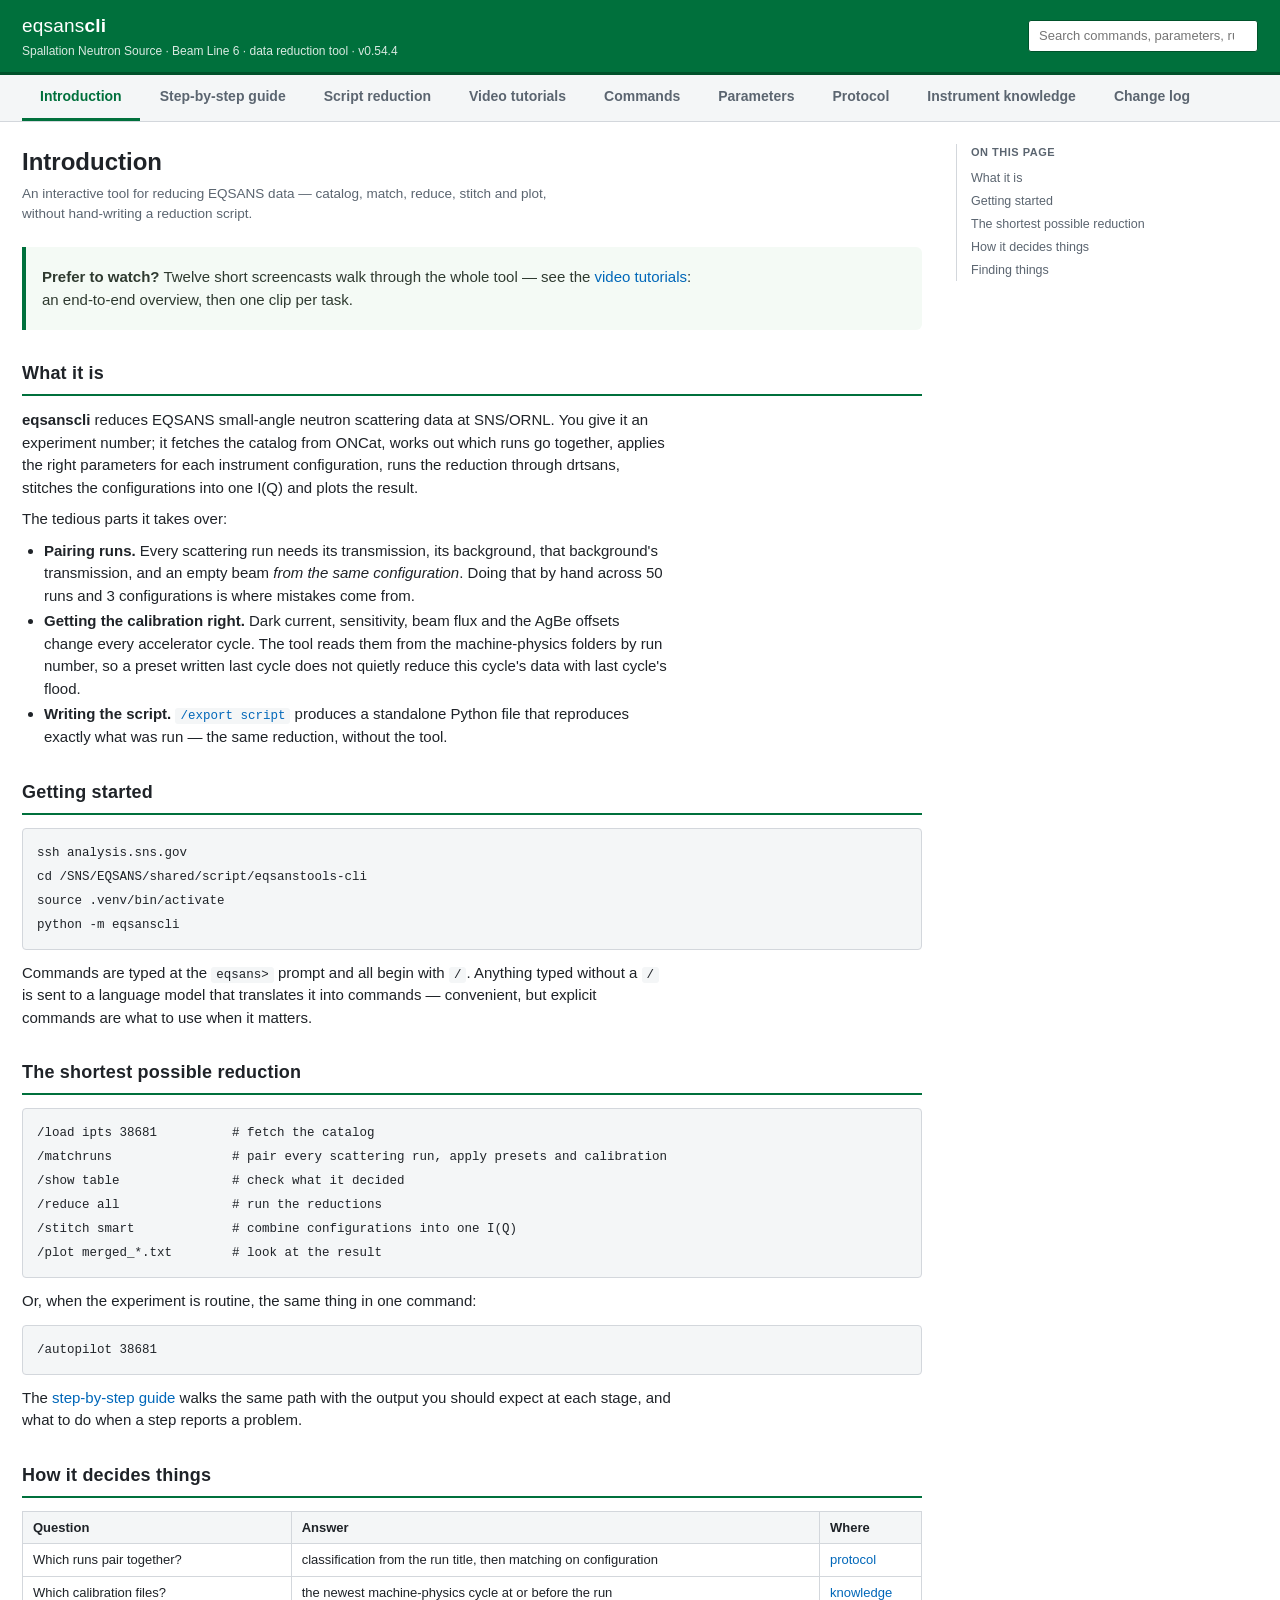
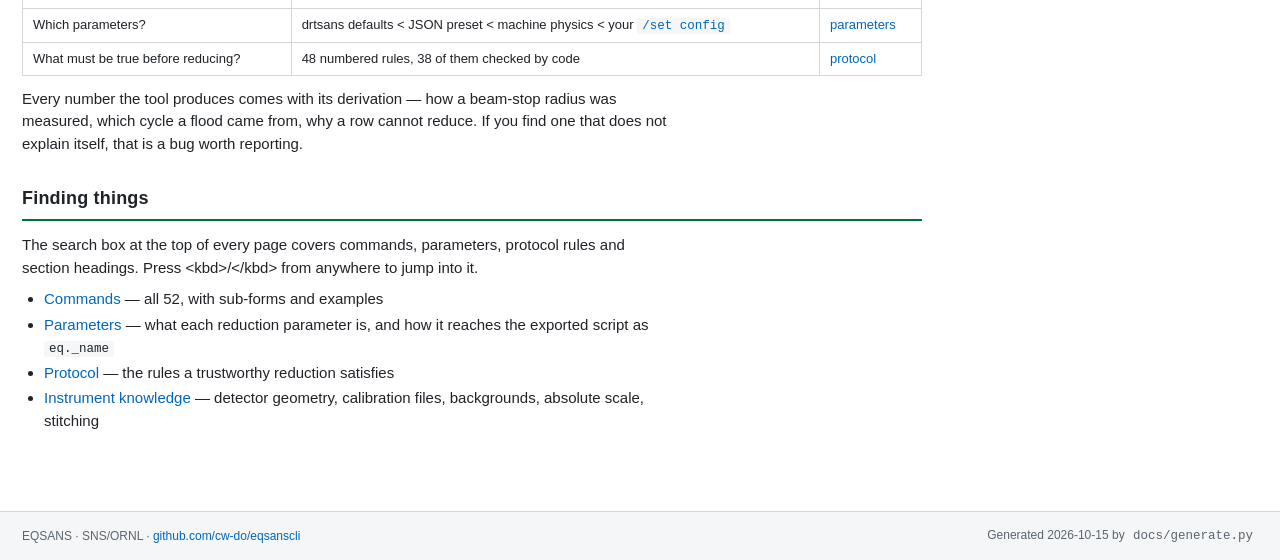
<file: docs/index.html>
<!doctype html>
<html lang="en">
<head>
<meta charset="utf-8">
<meta name="viewport" content="width=device-width, initial-scale=1">
<title>Introduction — eqsanscli</title>
<link rel="stylesheet" href="site.css">
</head>
<body>
<header>
  <div class="masthead">
    <div class="bar">
      <div class="brand">
        <a href="index.html"><div class="title">eqsans<b>cli</b></div></a>
        <div class="tagline">Spallation Neutron Source &middot; Beam Line 6 &middot;
          data reduction tool &middot; v0.54.4</div>
      </div>
      <div class="spacer"></div>
      <div class="search-wrap">
        <input id="q" type="search" placeholder="Search commands, parameters, rules  (/)"
               autocomplete="off" spellcheck="false">
        <div id="results" hidden></div>
      </div>
    </div>
  </div>
  <nav class="subnav"><div class="bar"><div class="tabs"><a href="index.html" class="current">Introduction</a>
<a href="guide.html">Step-by-step guide</a>
<a href="script-reduction.html">Script reduction</a>
<a href="tutorials.html">Video tutorials</a>
<a href="commands.html">Commands</a>
<a href="parameters.html">Parameters</a>
<a href="protocol.html">Protocol</a>
<a href="knowledge.html">Instrument knowledge</a>
<a href="changelog.html">Change log</a></div></div></nav>
</header>
<main>
  <nav class="toc"><div class="toc-title">On this page</div><a href="#what-it-is" class="lvl2">What it is</a><a href="#getting-started" class="lvl2">Getting started</a><a href="#the-shortest-possible-reduction" class="lvl2">The shortest possible reduction</a><a href="#how-it-decides-things" class="lvl2">How it decides things</a><a href="#finding-things" class="lvl2">Finding things</a></nav>
  <article>
    <h1 class="page-title">Introduction</h1>
    <p class="lede">An interactive tool for reducing EQSANS data — catalog, match, reduce, stitch and plot, without hand-writing a reduction script.</p>
    <blockquote><p><strong>Prefer to watch?</strong> Twelve short screencasts walk through the whole tool — see the <a href="tutorials.html">video tutorials</a>: an end-to-end overview, then one clip per task.</p></blockquote>
<h2 id="what-it-is">What it is<a class="anchor" href="#what-it-is">#</a></h2>
<p><strong>eqsanscli</strong> reduces EQSANS small-angle neutron scattering data at SNS/ORNL. You give it an experiment number; it fetches the catalog from ONCat, works out which runs go together, applies the right parameters for each instrument configuration, runs the reduction through drtsans, stitches the configurations into one I(Q) and plots the result.</p>
<p>The tedious parts it takes over:</p>
<ul><li><strong>Pairing runs.</strong> Every scattering run needs its transmission, its background, that background&#x27;s transmission, and an empty beam <em>from the same configuration</em>. Doing that by hand across 50 runs and 3 configurations is where mistakes come from.</li><li><strong>Getting the calibration right.</strong> Dark current, sensitivity, beam flux and the AgBe offsets change every accelerator cycle. The tool reads them from the machine-physics folders by run number, so a preset written last cycle does not quietly reduce this cycle&#x27;s data with last cycle&#x27;s flood.</li><li><strong>Writing the script.</strong> <code><a href="commands.html#cmd-export-script">/export script</a></code> produces a standalone Python file that reproduces exactly what was run — the same reduction, without the tool.</li></ul>
<h2 id="getting-started">Getting started<a class="anchor" href="#getting-started">#</a></h2>
<pre class="lang-bash"><code>ssh analysis.sns.gov
cd /SNS/EQSANS/shared/script/eqsanstools-cli
source .venv/bin/activate
python -m eqsanscli</code></pre>
<p>Commands are typed at the <code>eqsans&gt;</code> prompt and all begin with <code>/</code>. Anything typed without a <code>/</code> is sent to a language model that translates it into commands — convenient, but explicit commands are what to use when it matters.</p>
<h2 id="the-shortest-possible-reduction">The shortest possible reduction<a class="anchor" href="#the-shortest-possible-reduction">#</a></h2>
<pre><code>/load ipts 38681          # fetch the catalog
/matchruns                # pair every scattering run, apply presets and calibration
/show table               # check what it decided
/reduce all               # run the reductions
/stitch smart             # combine configurations into one I(Q)
/plot merged_*.txt        # look at the result</code></pre>
<p>Or, when the experiment is routine, the same thing in one command:</p>
<pre><code>/autopilot 38681</code></pre>
<p>The <a href="guide.html">step-by-step guide</a> walks the same path with the output you should expect at each stage, and what to do when a step reports a problem.</p>
<h2 id="how-it-decides-things">How it decides things<a class="anchor" href="#how-it-decides-things">#</a></h2>
<div class="table-wrap"><table><thead><tr><th>Question</th><th>Answer</th><th>Where</th></tr></thead><tbody>
<tr><td>Which runs pair together?</td><td>classification from the run title, then matching on configuration</td><td><a href="protocol.html#sec-CAT">protocol</a></td></tr>
<tr><td>Which calibration files?</td><td>the newest machine-physics cycle at or before the run</td><td><a href="knowledge.html#kb-instrument-files">knowledge</a></td></tr>
<tr><td>Which parameters?</td><td>drtsans defaults &lt; JSON preset &lt; machine physics &lt; your <code><a href="commands.html#cmd-set-config">/set config</a></code></td><td><a href="parameters.html">parameters</a></td></tr>
<tr><td>What must be true before reducing?</td><td>48 numbered rules, 38 of them checked by code</td><td><a href="protocol.html">protocol</a></td></tr>
</tbody></table></div>
<p>Every number the tool produces comes with its derivation — how a beam-stop radius was measured, which cycle a flood came from, why a row cannot reduce. If you find one that does not explain itself, that is a bug worth reporting.</p>
<h2 id="finding-things">Finding things<a class="anchor" href="#finding-things">#</a></h2>
<p>The search box at the top of every page covers commands, parameters, protocol rules and section headings. Press &lt;kbd&gt;/&lt;/kbd&gt; from anywhere to jump into it.</p>
<ul><li><a href="commands.html">Commands</a> — all 52, with sub-forms and examples</li><li><a href="parameters.html">Parameters</a> — what each reduction parameter is, and how it reaches the exported script as <code>eq._name</code></li><li><a href="protocol.html">Protocol</a> — the rules a trustworthy reduction satisfies</li><li><a href="knowledge.html">Instrument knowledge</a> — detector geometry, calibration files, backgrounds, absolute scale, stitching</li></ul>
  </article>
</main>
<footer><div class="bar">
  <span>EQSANS &middot; SNS/ORNL &middot; <a href="https://github.com/cw-do/eqsanscli">github.com/cw-do/eqsanscli</a></span>
  <span>Generated 2026-10-15 by <code>docs/generate.py</code></span>
</div></footer>
<script src="search.js"></script>
</body>
</html>
</file>
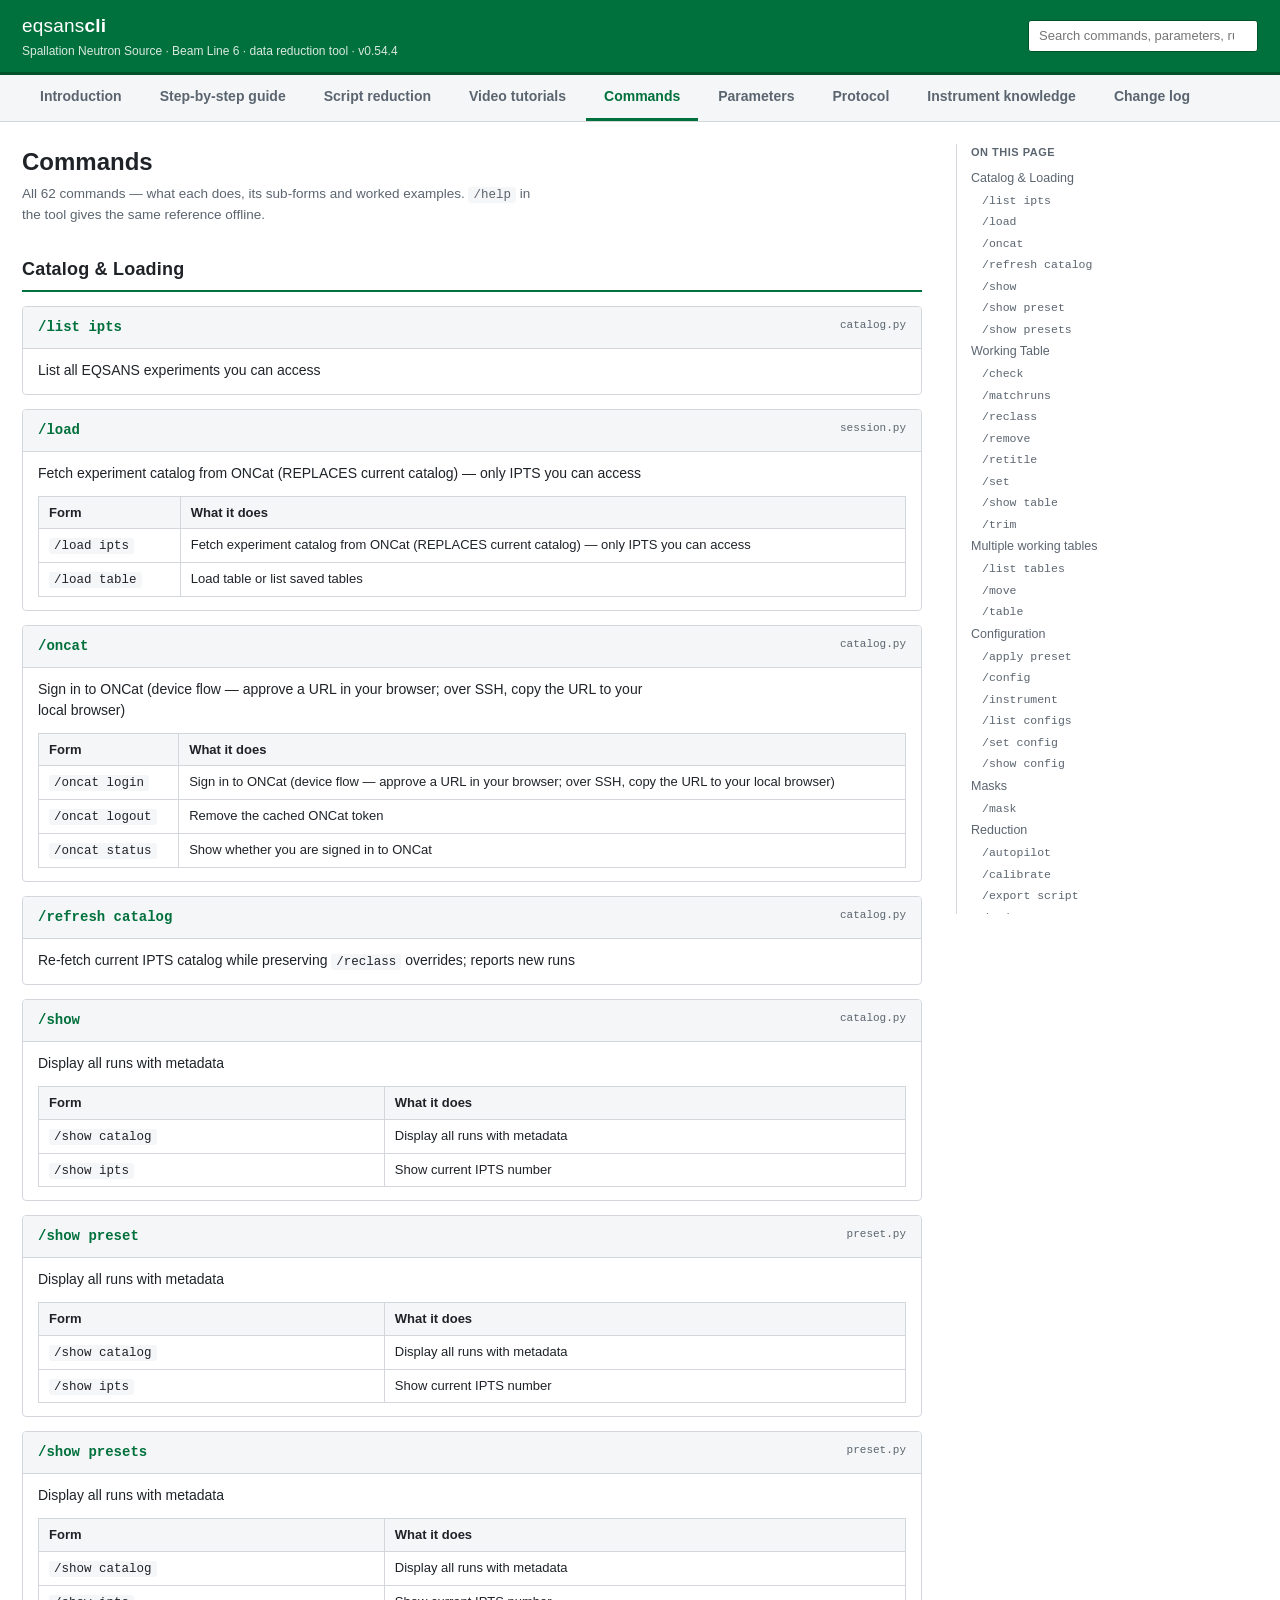
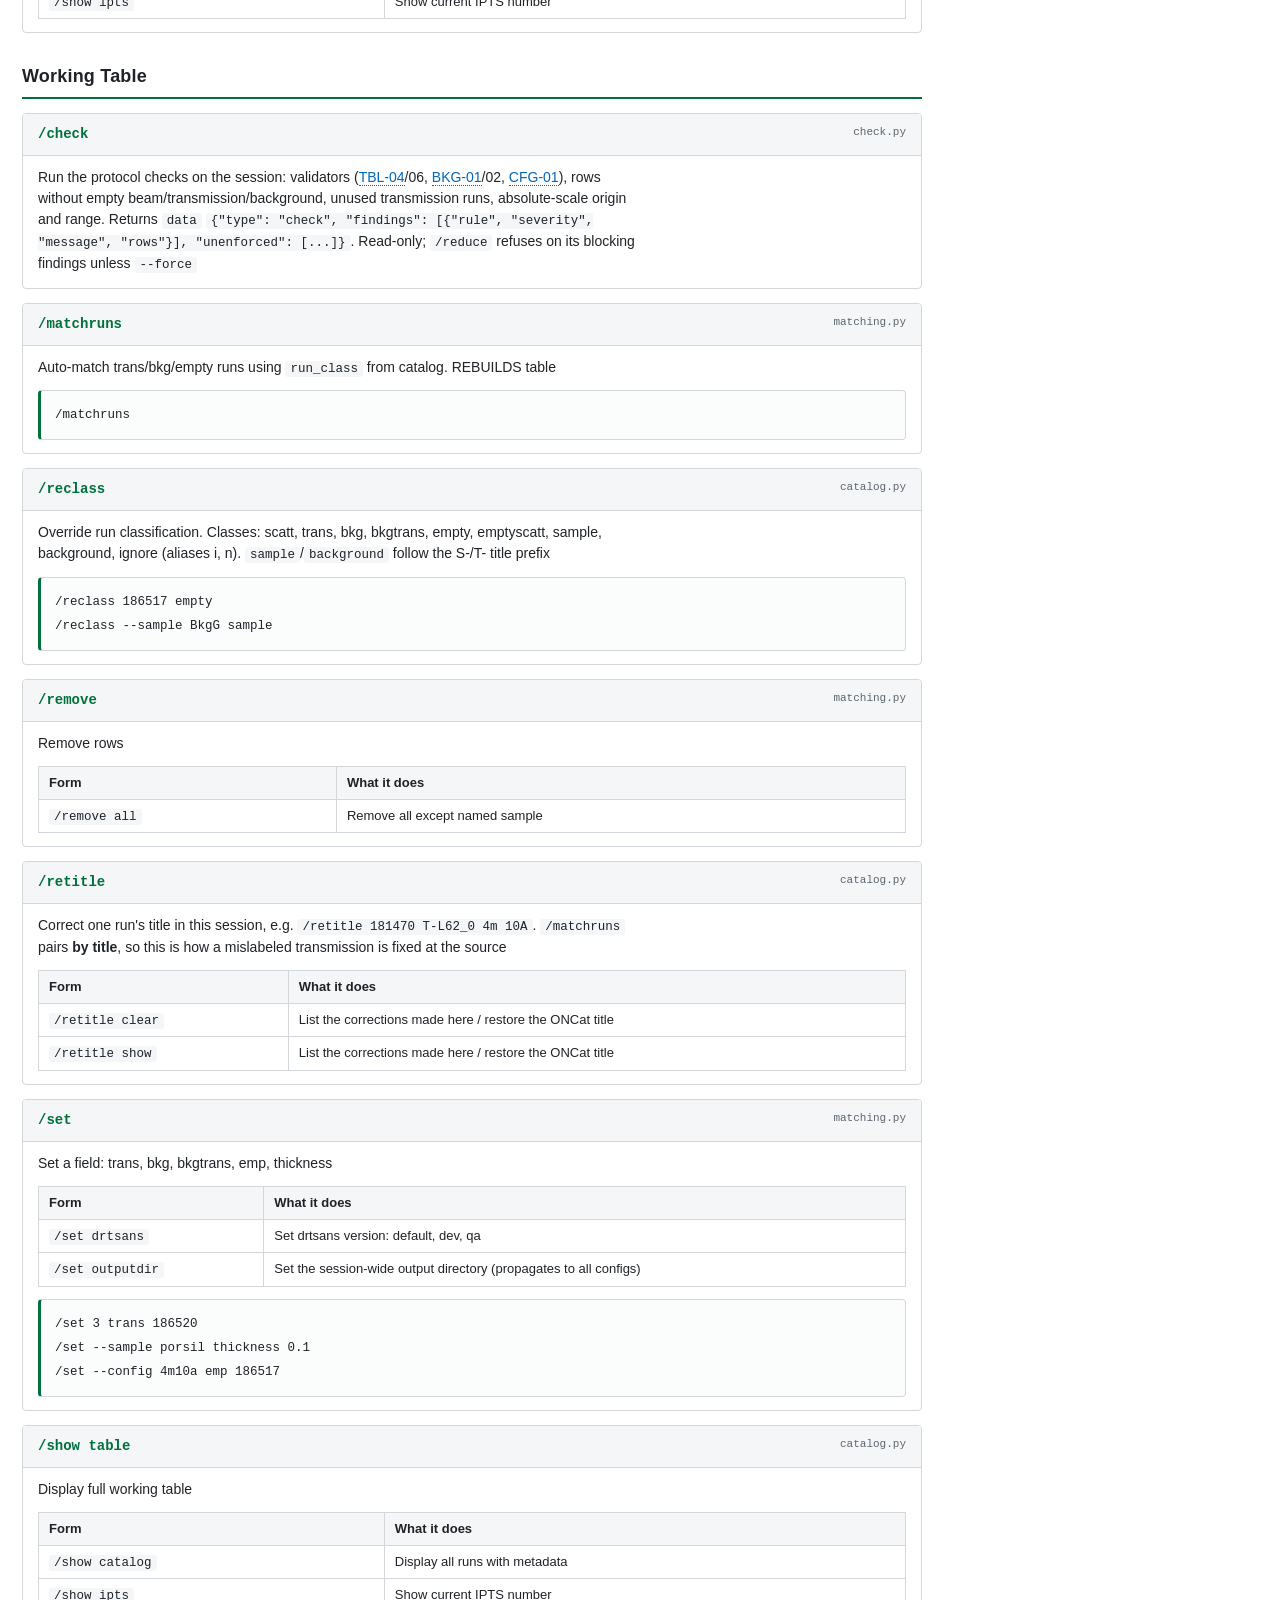
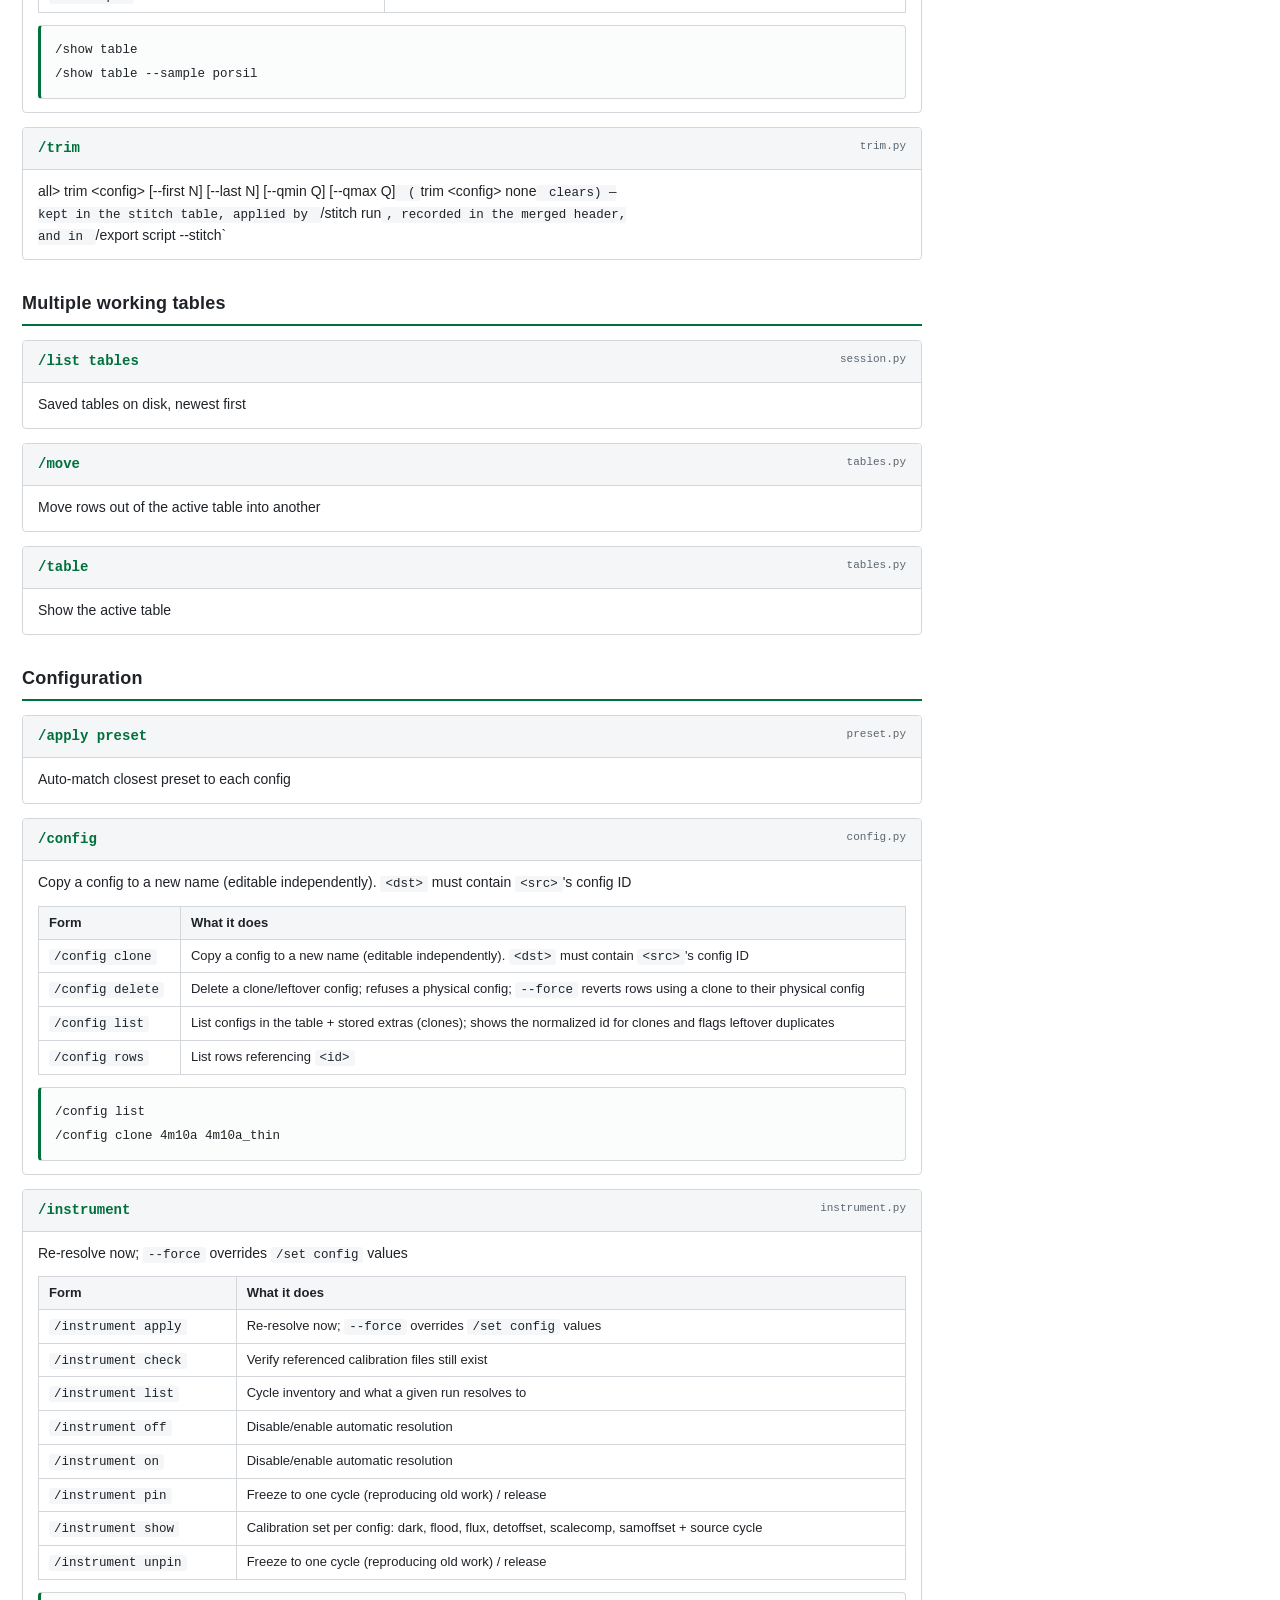
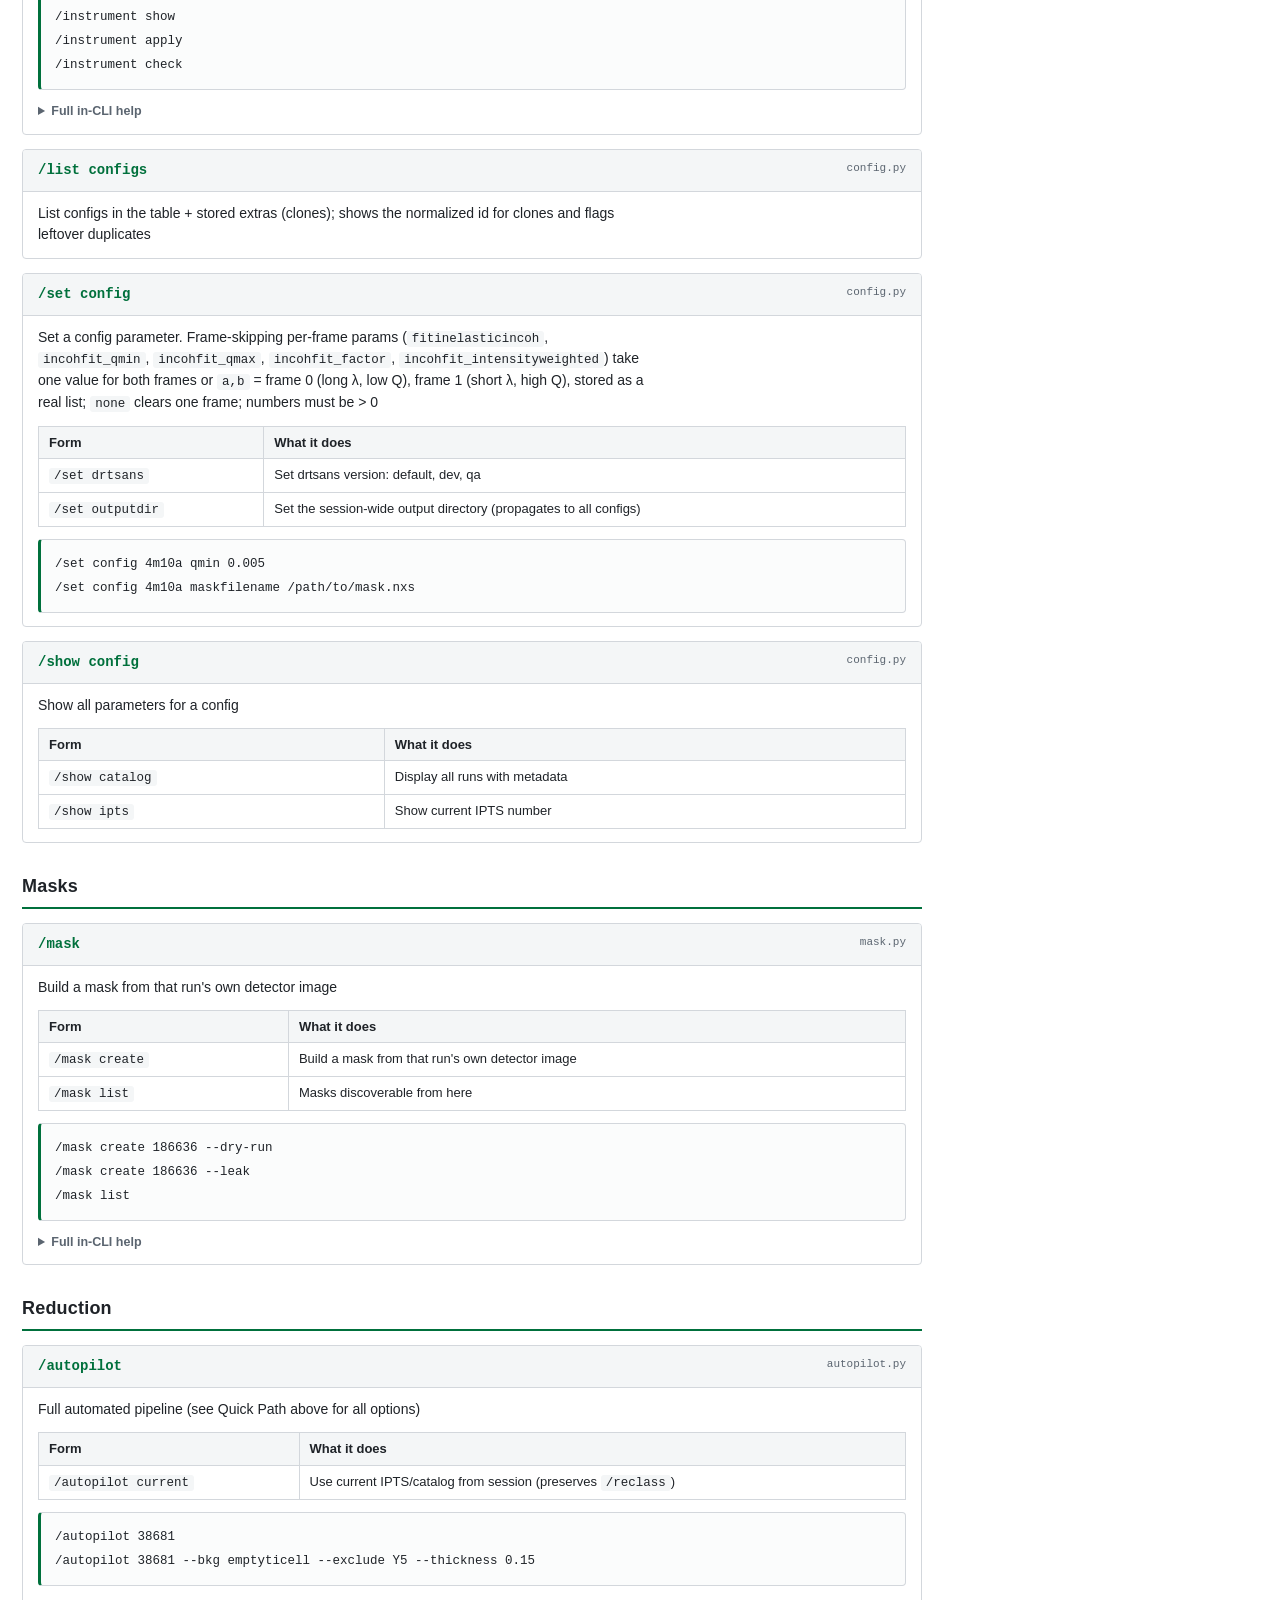
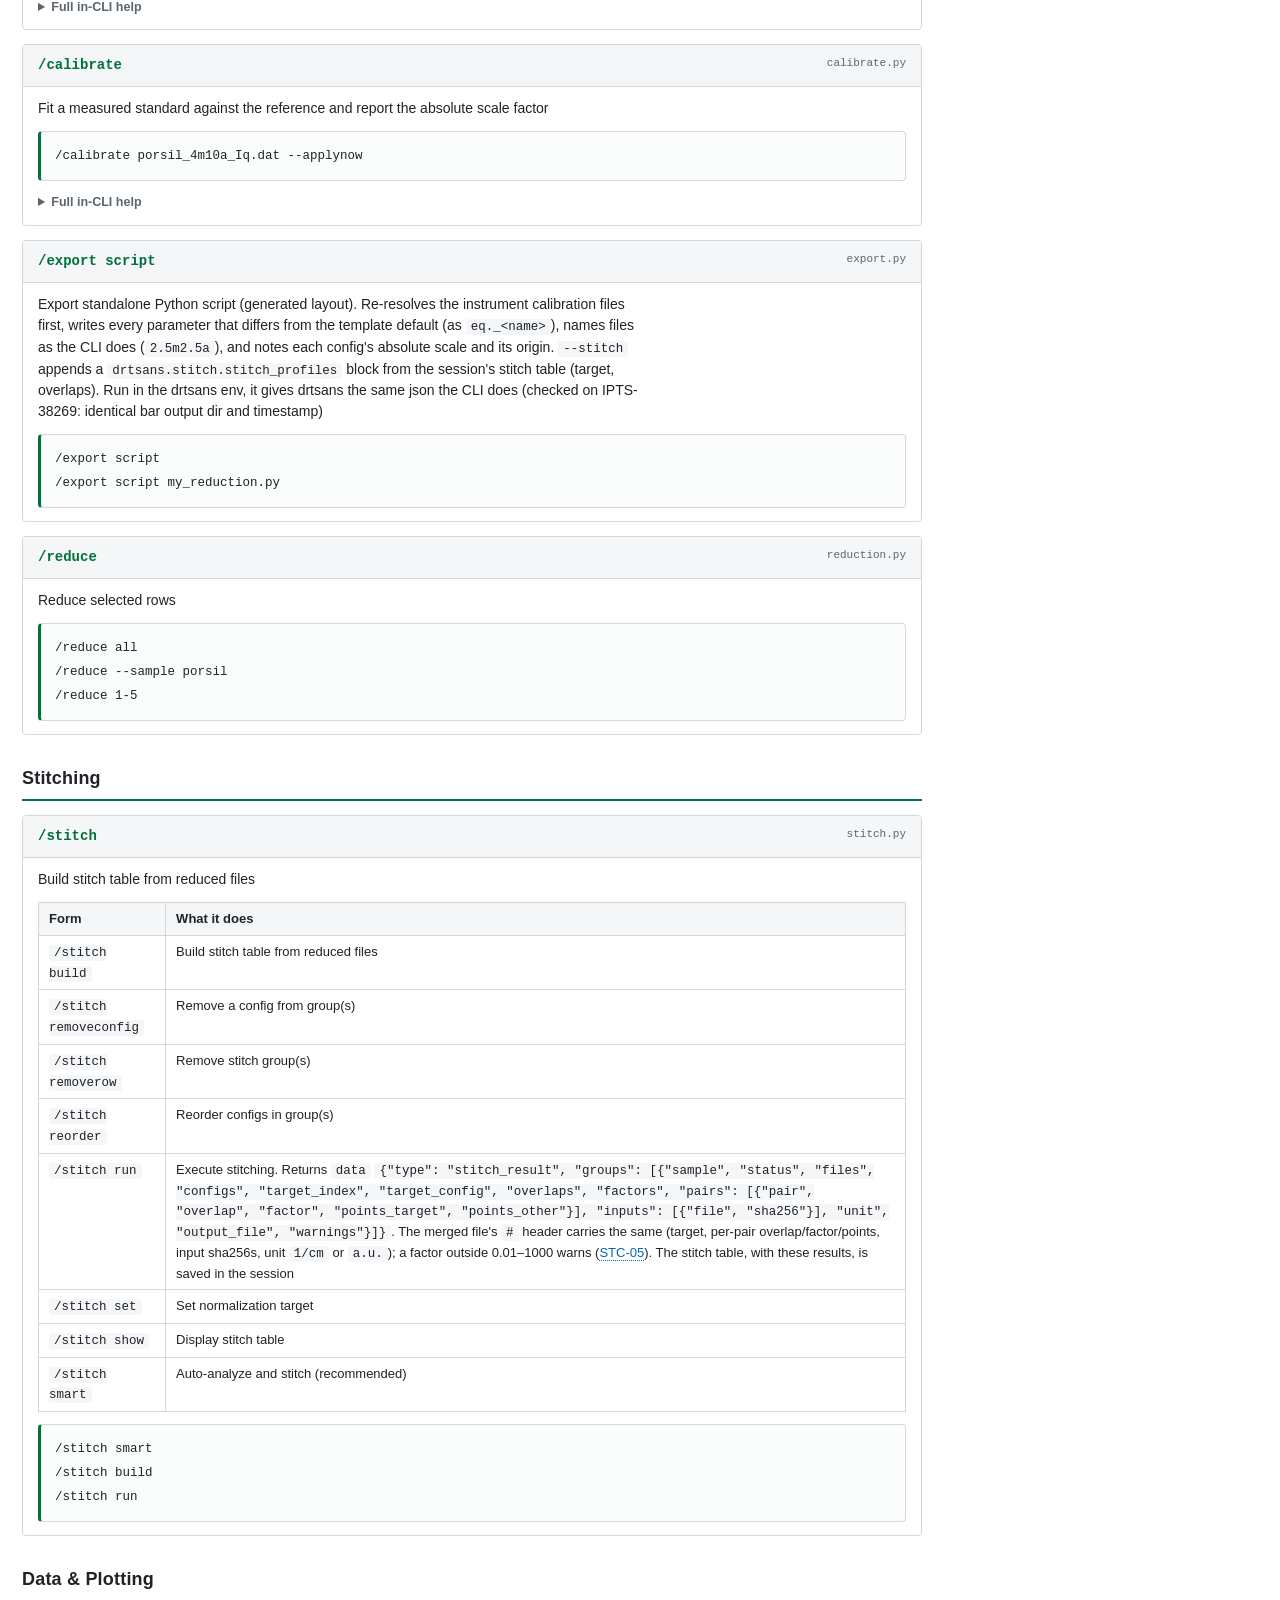
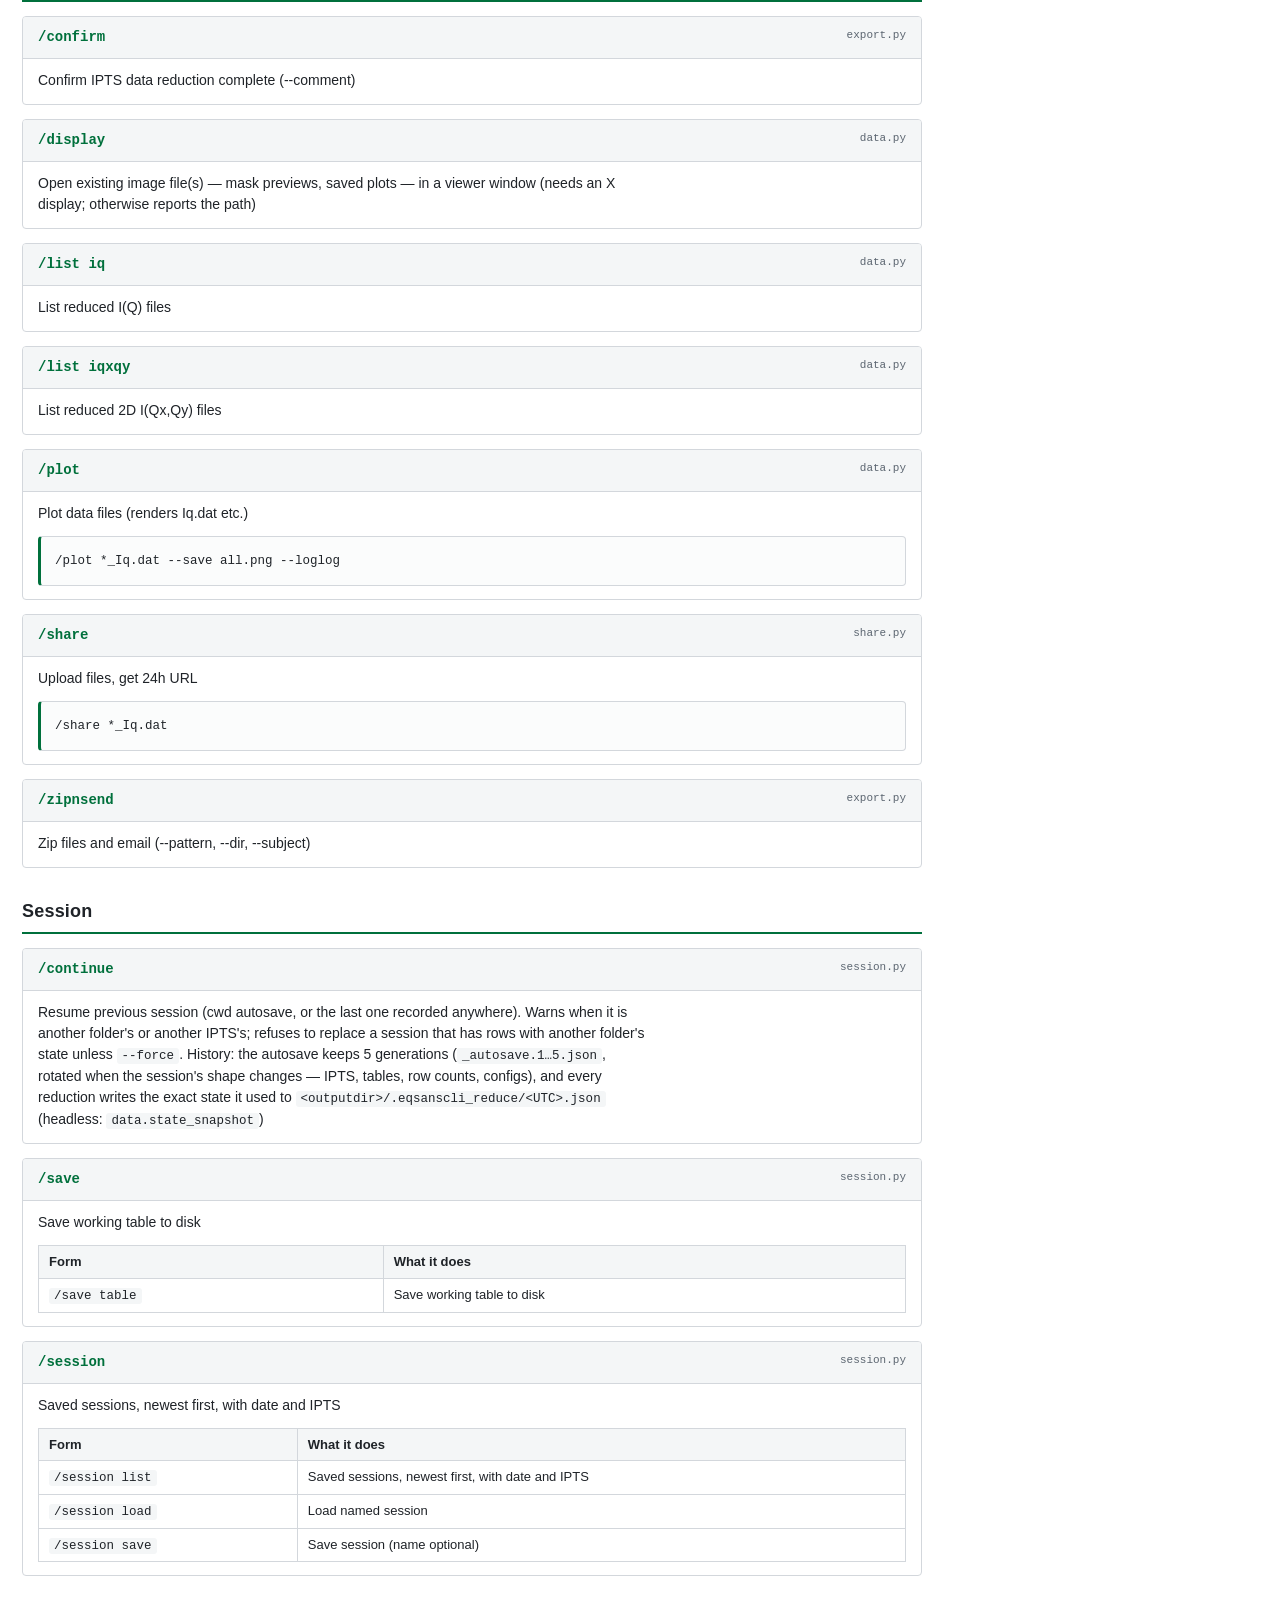
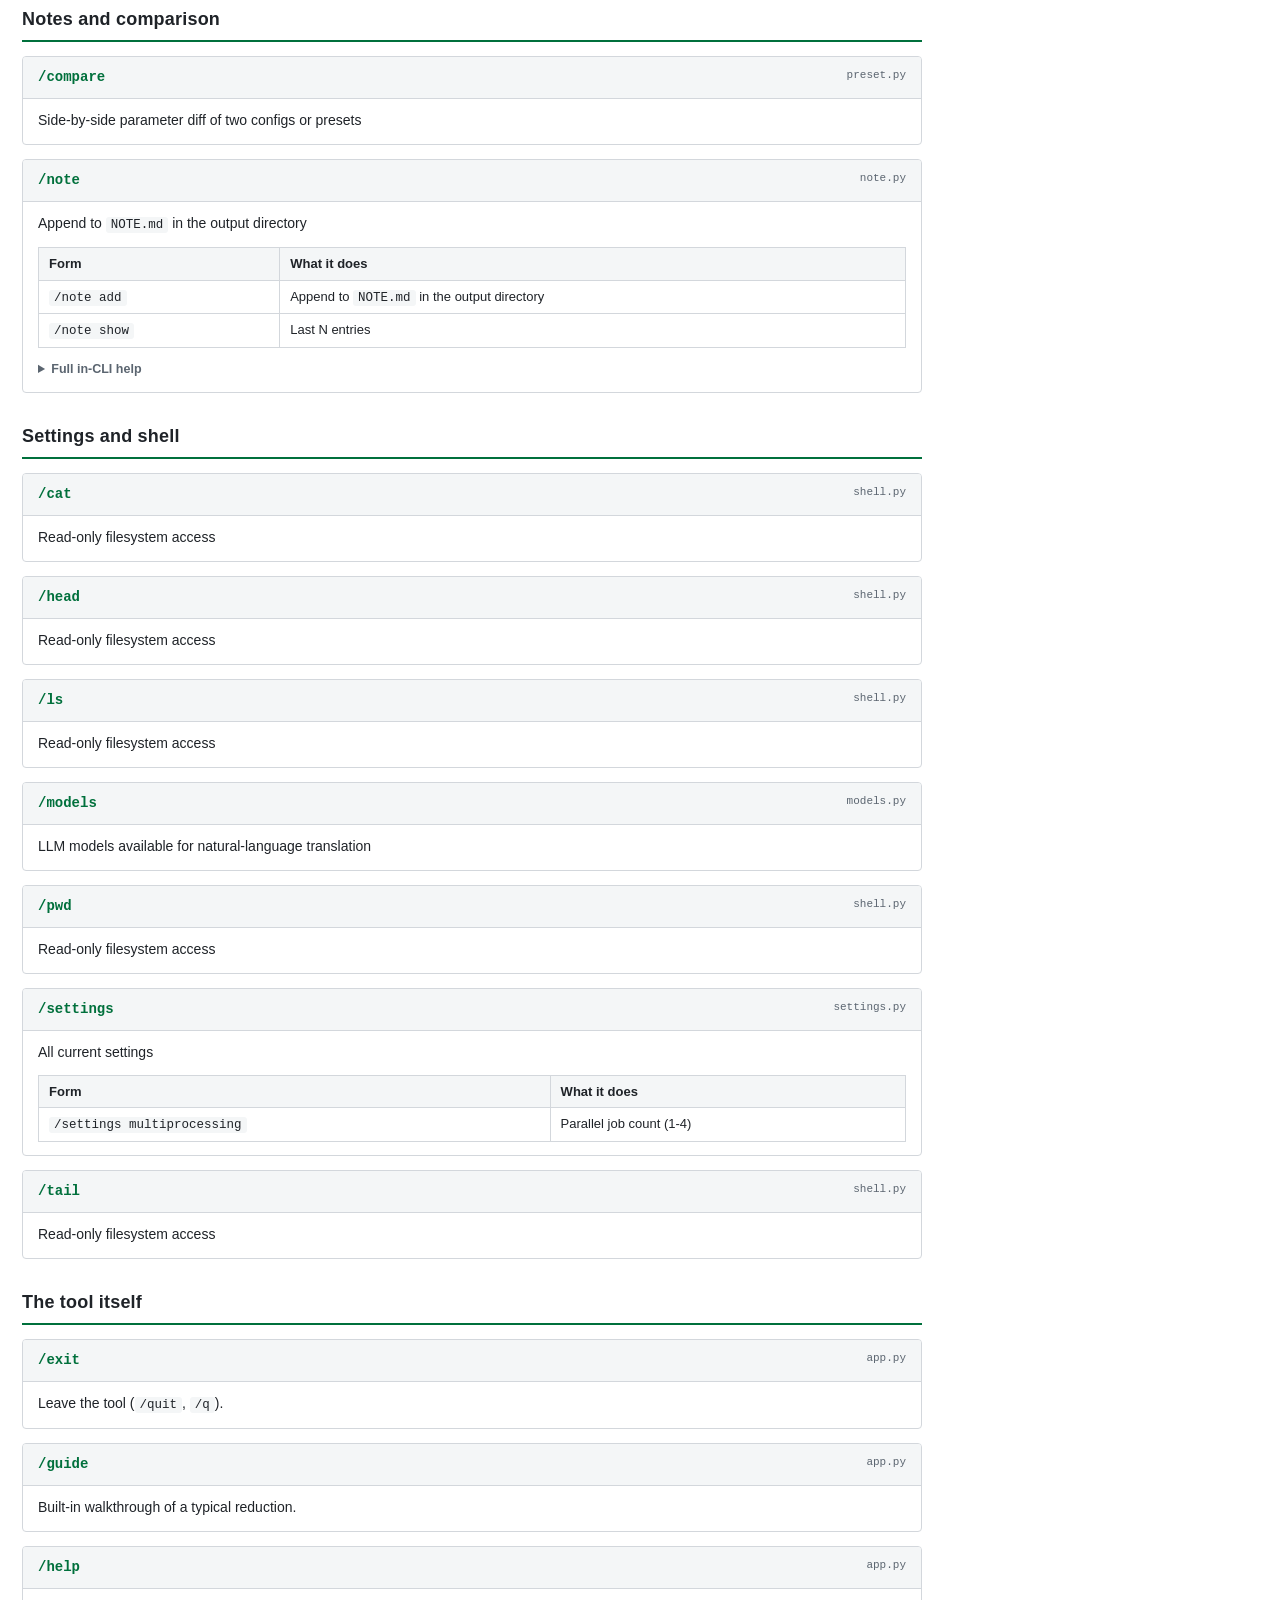
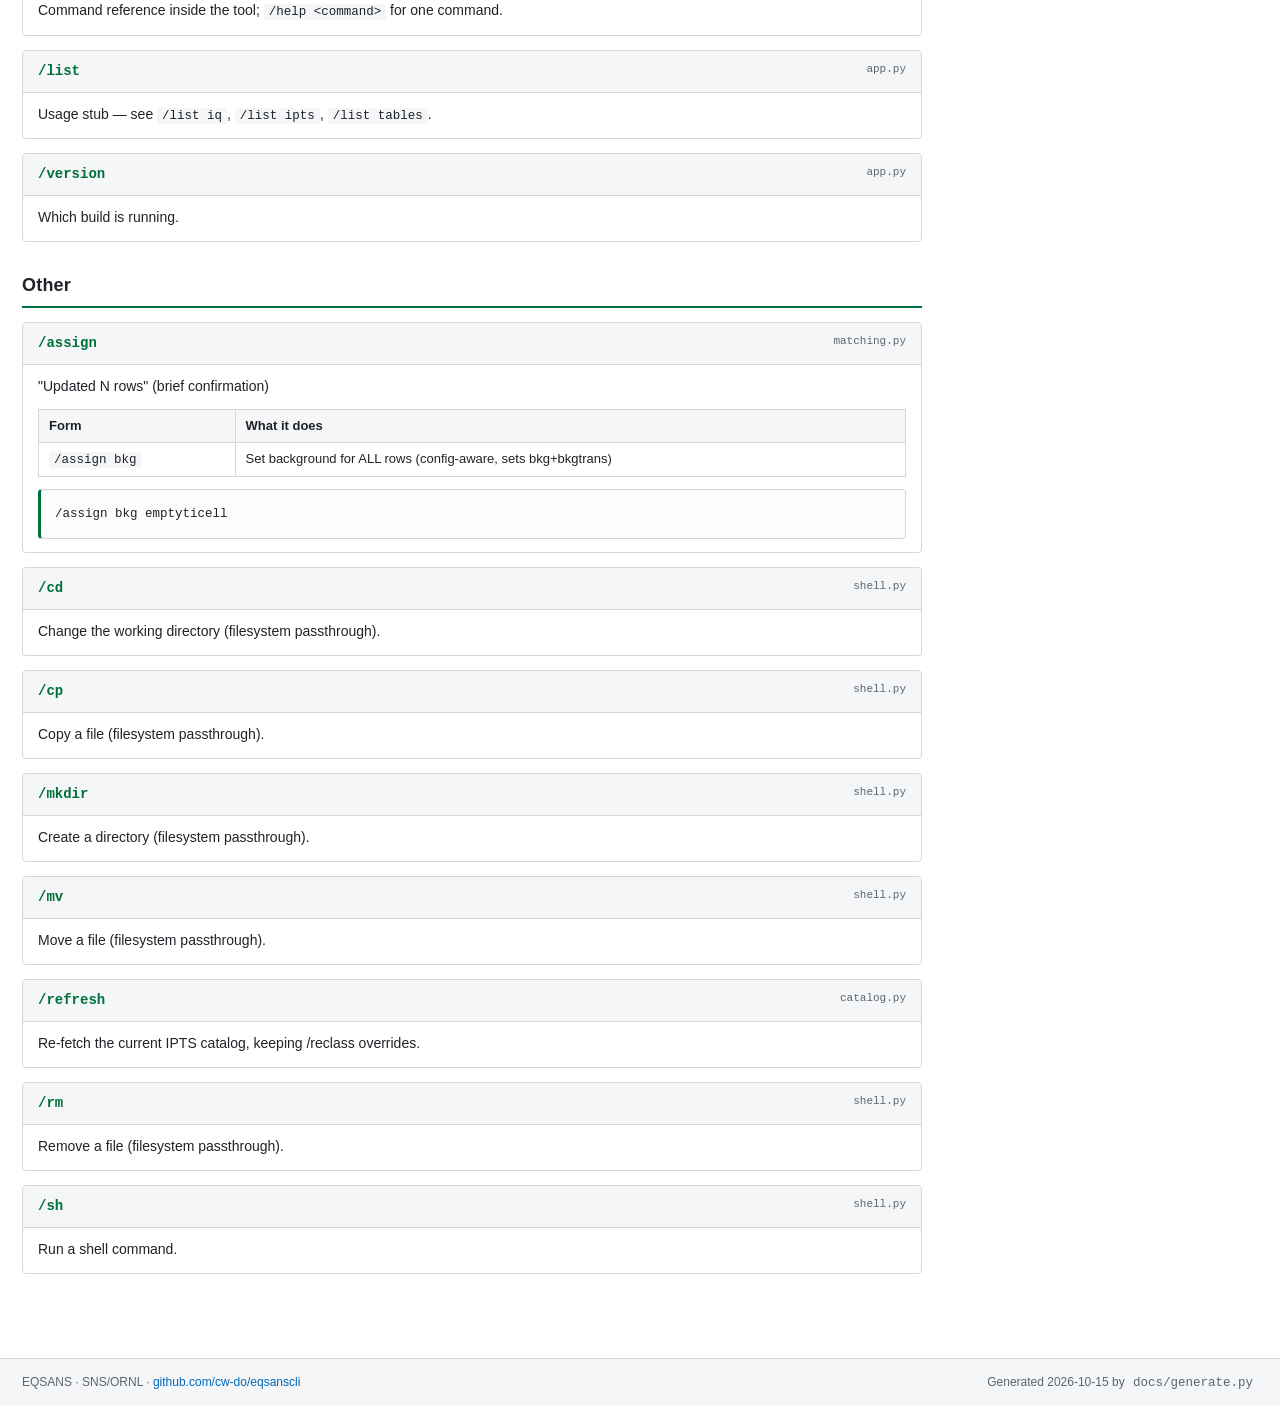
<file: docs/commands.html>
<!doctype html>
<html lang="en">
<head>
<meta charset="utf-8">
<meta name="viewport" content="width=device-width, initial-scale=1">
<title>Commands — eqsanscli</title>
<link rel="stylesheet" href="site.css">
</head>
<body>
<header>
  <div class="masthead">
    <div class="bar">
      <div class="brand">
        <a href="index.html"><div class="title">eqsans<b>cli</b></div></a>
        <div class="tagline">Spallation Neutron Source &middot; Beam Line 6 &middot;
          data reduction tool &middot; v0.54.4</div>
      </div>
      <div class="spacer"></div>
      <div class="search-wrap">
        <input id="q" type="search" placeholder="Search commands, parameters, rules  (/)"
               autocomplete="off" spellcheck="false">
        <div id="results" hidden></div>
      </div>
    </div>
  </div>
  <nav class="subnav"><div class="bar"><div class="tabs"><a href="index.html">Introduction</a>
<a href="guide.html">Step-by-step guide</a>
<a href="script-reduction.html">Script reduction</a>
<a href="tutorials.html">Video tutorials</a>
<a href="commands.html" class="current">Commands</a>
<a href="parameters.html">Parameters</a>
<a href="protocol.html">Protocol</a>
<a href="knowledge.html">Instrument knowledge</a>
<a href="changelog.html">Change log</a></div></div></nav>
</header>
<main>
  <nav class="toc"><div class="toc-title">On this page</div><a href="#catalog-loading" class="lvl2">Catalog &amp; Loading</a><a href="#cmd-list-ipts" class="lvl3">/list ipts</a><a href="#cmd-load" class="lvl3">/load</a><a href="#cmd-oncat" class="lvl3">/oncat</a><a href="#cmd-refresh-catalog" class="lvl3">/refresh catalog</a><a href="#cmd-show" class="lvl3">/show</a><a href="#cmd-show-preset" class="lvl3">/show preset</a><a href="#cmd-show-presets" class="lvl3">/show presets</a><a href="#working-table" class="lvl2">Working Table</a><a href="#cmd-check" class="lvl3">/check</a><a href="#cmd-matchruns" class="lvl3">/matchruns</a><a href="#cmd-reclass" class="lvl3">/reclass</a><a href="#cmd-remove" class="lvl3">/remove</a><a href="#cmd-retitle" class="lvl3">/retitle</a><a href="#cmd-set" class="lvl3">/set</a><a href="#cmd-show-table" class="lvl3">/show table</a><a href="#cmd-trim" class="lvl3">/trim</a><a href="#multiple-working-tables" class="lvl2">Multiple working tables</a><a href="#cmd-list-tables" class="lvl3">/list tables</a><a href="#cmd-move" class="lvl3">/move</a><a href="#cmd-table" class="lvl3">/table</a><a href="#configuration" class="lvl2">Configuration</a><a href="#cmd-apply-preset" class="lvl3">/apply preset</a><a href="#cmd-config" class="lvl3">/config</a><a href="#cmd-instrument" class="lvl3">/instrument</a><a href="#cmd-list-configs" class="lvl3">/list configs</a><a href="#cmd-set-config" class="lvl3">/set config</a><a href="#cmd-show-config" class="lvl3">/show config</a><a href="#masks" class="lvl2">Masks</a><a href="#cmd-mask" class="lvl3">/mask</a><a href="#reduction" class="lvl2">Reduction</a><a href="#cmd-autopilot" class="lvl3">/autopilot</a><a href="#cmd-calibrate" class="lvl3">/calibrate</a><a href="#cmd-export-script" class="lvl3">/export script</a><a href="#cmd-reduce" class="lvl3">/reduce</a><a href="#stitching" class="lvl2">Stitching</a><a href="#cmd-stitch" class="lvl3">/stitch</a><a href="#data-plotting" class="lvl2">Data &amp; Plotting</a><a href="#cmd-confirm" class="lvl3">/confirm</a><a href="#cmd-display" class="lvl3">/display</a><a href="#cmd-list-iq" class="lvl3">/list iq</a><a href="#cmd-list-iqxqy" class="lvl3">/list iqxqy</a><a href="#cmd-plot" class="lvl3">/plot</a><a href="#cmd-share" class="lvl3">/share</a><a href="#cmd-zipnsend" class="lvl3">/zipnsend</a><a href="#session" class="lvl2">Session</a><a href="#cmd-continue" class="lvl3">/continue</a><a href="#cmd-save" class="lvl3">/save</a><a href="#cmd-session" class="lvl3">/session</a><a href="#notes-and-comparison" class="lvl2">Notes and comparison</a><a href="#cmd-compare" class="lvl3">/compare</a><a href="#cmd-note" class="lvl3">/note</a><a href="#settings-and-shell" class="lvl2">Settings and shell</a><a href="#cmd-cat" class="lvl3">/cat</a><a href="#cmd-head" class="lvl3">/head</a><a href="#cmd-ls" class="lvl3">/ls</a><a href="#cmd-models" class="lvl3">/models</a><a href="#cmd-pwd" class="lvl3">/pwd</a><a href="#cmd-settings" class="lvl3">/settings</a><a href="#cmd-tail" class="lvl3">/tail</a><a href="#the-tool-itself" class="lvl2">The tool itself</a><a href="#cmd-exit" class="lvl3">/exit</a><a href="#cmd-guide" class="lvl3">/guide</a><a href="#cmd-help" class="lvl3">/help</a><a href="#cmd-list" class="lvl3">/list</a><a href="#cmd-version" class="lvl3">/version</a><a href="#other" class="lvl2">Other</a><a href="#cmd-assign" class="lvl3">/assign</a><a href="#cmd-cd" class="lvl3">/cd</a><a href="#cmd-cp" class="lvl3">/cp</a><a href="#cmd-mkdir" class="lvl3">/mkdir</a><a href="#cmd-mv" class="lvl3">/mv</a><a href="#cmd-refresh" class="lvl3">/refresh</a><a href="#cmd-rm" class="lvl3">/rm</a><a href="#cmd-sh" class="lvl3">/sh</a></nav>
  <article>
    <h1 class="page-title">Commands</h1>
    
    <p class="lede">All 62 commands — what each does, its sub-forms and worked examples. <code>/help</code> in the tool gives the same reference offline.</p>
<h2 id="catalog-loading">Catalog & Loading<a class="anchor" href="#catalog-loading">#</a></h2>
<section class="cmd" id="cmd-list-ipts">
<h3>/list ipts<a class="anchor" href="#cmd-list-ipts">#</a><span class="src">catalog.py</span></h3>
<p class="summary">List all EQSANS experiments you can access</p>
</section>
<section class="cmd" id="cmd-load">
<h3>/load<a class="anchor" href="#cmd-load">#</a><span class="src">session.py</span></h3>
<p class="summary">Fetch experiment catalog from ONCat (REPLACES current catalog) — only IPTS you can access</p>
<div class="table-wrap"><table><thead><tr><th>Form</th><th>What it does</th></tr></thead><tbody>
<tr><td><code>/load ipts</code></td><td>Fetch experiment catalog from ONCat (REPLACES current catalog) — only IPTS you can access</td></tr>
<tr><td><code>/load table</code></td><td>Load table or list saved tables</td></tr>
</tbody></table></div>
</section>
<section class="cmd" id="cmd-oncat">
<h3>/oncat<a class="anchor" href="#cmd-oncat">#</a><span class="src">catalog.py</span></h3>
<p class="summary">Sign in to ONCat (device flow — approve a URL in your browser; over SSH, copy the URL to your local browser)</p>
<div class="table-wrap"><table><thead><tr><th>Form</th><th>What it does</th></tr></thead><tbody>
<tr><td><code>/oncat login</code></td><td>Sign in to ONCat (device flow — approve a URL in your browser; over SSH, copy the URL to your local browser)</td></tr>
<tr><td><code>/oncat logout</code></td><td>Remove the cached ONCat token</td></tr>
<tr><td><code>/oncat status</code></td><td>Show whether you are signed in to ONCat</td></tr>
</tbody></table></div>
</section>
<section class="cmd" id="cmd-refresh-catalog">
<h3>/refresh catalog<a class="anchor" href="#cmd-refresh-catalog">#</a><span class="src">catalog.py</span></h3>
<p class="summary">Re-fetch current IPTS catalog while preserving <code>/reclass</code> overrides; reports new runs</p>
</section>
<section class="cmd" id="cmd-show">
<h3>/show<a class="anchor" href="#cmd-show">#</a><span class="src">catalog.py</span></h3>
<p class="summary">Display all runs with metadata</p>
<div class="table-wrap"><table><thead><tr><th>Form</th><th>What it does</th></tr></thead><tbody>
<tr><td><code>/show catalog</code></td><td>Display all runs with metadata</td></tr>
<tr><td><code>/show ipts</code></td><td>Show current IPTS number</td></tr>
</tbody></table></div>
</section>
<section class="cmd" id="cmd-show-preset">
<h3>/show preset<a class="anchor" href="#cmd-show-preset">#</a><span class="src">preset.py</span></h3>
<p class="summary">Display all runs with metadata</p>
<div class="table-wrap"><table><thead><tr><th>Form</th><th>What it does</th></tr></thead><tbody>
<tr><td><code>/show catalog</code></td><td>Display all runs with metadata</td></tr>
<tr><td><code>/show ipts</code></td><td>Show current IPTS number</td></tr>
</tbody></table></div>
</section>
<section class="cmd" id="cmd-show-presets">
<h3>/show presets<a class="anchor" href="#cmd-show-presets">#</a><span class="src">preset.py</span></h3>
<p class="summary">Display all runs with metadata</p>
<div class="table-wrap"><table><thead><tr><th>Form</th><th>What it does</th></tr></thead><tbody>
<tr><td><code>/show catalog</code></td><td>Display all runs with metadata</td></tr>
<tr><td><code>/show ipts</code></td><td>Show current IPTS number</td></tr>
</tbody></table></div>
</section>
<h2 id="working-table">Working Table<a class="anchor" href="#working-table">#</a></h2>
<section class="cmd" id="cmd-check">
<h3>/check<a class="anchor" href="#cmd-check">#</a><span class="src">check.py</span></h3>
<p class="summary">Run the protocol checks on the session: validators (<a href="protocol.html#rule-TBL-04" class="rule-ref">TBL-04</a>/06, <a href="protocol.html#rule-BKG-01" class="rule-ref">BKG-01</a>/02, <a href="protocol.html#rule-CFG-01" class="rule-ref">CFG-01</a>), rows without empty beam/transmission/background, unused transmission runs, absolute-scale origin and range. Returns <code>data</code> <code>{&quot;type&quot;: &quot;check&quot;, &quot;findings&quot;: [{&quot;rule&quot;, &quot;severity&quot;, &quot;message&quot;, &quot;rows&quot;}], &quot;unenforced&quot;: [...]}</code>. Read-only; <code>/reduce</code> refuses on its blocking findings unless <code>--force</code></p>
</section>
<section class="cmd" id="cmd-matchruns">
<h3>/matchruns<a class="anchor" href="#cmd-matchruns">#</a><span class="src">matching.py</span></h3>
<p class="summary">Auto-match trans/bkg/empty runs using <code>run_class</code> from catalog. REBUILDS table</p>
<pre class="example"><code>/matchruns</code></pre>
</section>
<section class="cmd" id="cmd-reclass">
<h3>/reclass<a class="anchor" href="#cmd-reclass">#</a><span class="src">catalog.py</span></h3>
<p class="summary">Override run classification. Classes: scatt, trans, bkg, bkgtrans, empty, emptyscatt, sample, background, ignore (aliases i, n). <code>sample</code>/<code>background</code> follow the S-/T- title prefix</p>
<pre class="example"><code>/reclass 186517 empty
/reclass --sample BkgG sample</code></pre>
</section>
<section class="cmd" id="cmd-remove">
<h3>/remove<a class="anchor" href="#cmd-remove">#</a><span class="src">matching.py</span></h3>
<p class="summary">Remove rows</p>
<div class="table-wrap"><table><thead><tr><th>Form</th><th>What it does</th></tr></thead><tbody>
<tr><td><code>/remove all</code></td><td>Remove all except named sample</td></tr>
</tbody></table></div>
</section>
<section class="cmd" id="cmd-retitle">
<h3>/retitle<a class="anchor" href="#cmd-retitle">#</a><span class="src">catalog.py</span></h3>
<p class="summary">Correct one run&#x27;s title in this session, e.g. <code>/retitle 181470 T-L62_0 4m 10A</code>. <code>/matchruns</code> pairs <strong>by title</strong>, so this is how a mislabeled transmission is fixed at the source</p>
<div class="table-wrap"><table><thead><tr><th>Form</th><th>What it does</th></tr></thead><tbody>
<tr><td><code>/retitle clear</code></td><td>List the corrections made here / restore the ONCat title</td></tr>
<tr><td><code>/retitle show</code></td><td>List the corrections made here / restore the ONCat title</td></tr>
</tbody></table></div>
</section>
<section class="cmd" id="cmd-set">
<h3>/set<a class="anchor" href="#cmd-set">#</a><span class="src">matching.py</span></h3>
<p class="summary">Set a field: trans, bkg, bkgtrans, emp, thickness</p>
<div class="table-wrap"><table><thead><tr><th>Form</th><th>What it does</th></tr></thead><tbody>
<tr><td><code>/set drtsans</code></td><td>Set drtsans version: default, dev, qa</td></tr>
<tr><td><code>/set outputdir</code></td><td>Set the session-wide output directory (propagates to all configs)</td></tr>
</tbody></table></div>
<pre class="example"><code>/set 3 trans 186520
/set --sample porsil thickness 0.1
/set --config 4m10a emp 186517</code></pre>
</section>
<section class="cmd" id="cmd-show-table">
<h3>/show table<a class="anchor" href="#cmd-show-table">#</a><span class="src">catalog.py</span></h3>
<p class="summary">Display full working table</p>
<div class="table-wrap"><table><thead><tr><th>Form</th><th>What it does</th></tr></thead><tbody>
<tr><td><code>/show catalog</code></td><td>Display all runs with metadata</td></tr>
<tr><td><code>/show ipts</code></td><td>Show current IPTS number</td></tr>
</tbody></table></div>
<pre class="example"><code>/show table
/show table --sample porsil</code></pre>
</section>
<section class="cmd" id="cmd-trim">
<h3>/trim<a class="anchor" href="#cmd-trim">#</a><span class="src">trim.py</span></h3>
<p class="summary">all&gt; trim &lt;config&gt; [--first N] [--last N] [--qmin Q] [--qmax Q]<code> (</code>trim &lt;config&gt; none<code> clears) — kept in the stitch table, applied by </code>/stitch run<code>, recorded in the merged header, and in </code>/export script --stitch`</p>
</section>
<h2 id="multiple-working-tables">Multiple working tables<a class="anchor" href="#multiple-working-tables">#</a></h2>
<section class="cmd" id="cmd-list-tables">
<h3>/list tables<a class="anchor" href="#cmd-list-tables">#</a><span class="src">session.py</span></h3>
<p class="summary">Saved tables on disk, newest first</p>
</section>
<section class="cmd" id="cmd-move">
<h3>/move<a class="anchor" href="#cmd-move">#</a><span class="src">tables.py</span></h3>
<p class="summary">Move rows out of the active table into another</p>
</section>
<section class="cmd" id="cmd-table">
<h3>/table<a class="anchor" href="#cmd-table">#</a><span class="src">tables.py</span></h3>
<p class="summary">Show the active table</p>
</section>
<h2 id="configuration">Configuration<a class="anchor" href="#configuration">#</a></h2>
<section class="cmd" id="cmd-apply-preset">
<h3>/apply preset<a class="anchor" href="#cmd-apply-preset">#</a><span class="src">preset.py</span></h3>
<p class="summary">Auto-match closest preset to each config</p>
</section>
<section class="cmd" id="cmd-config">
<h3>/config<a class="anchor" href="#cmd-config">#</a><span class="src">config.py</span></h3>
<p class="summary">Copy a config to a new name (editable independently). <code>&lt;dst&gt;</code> must contain <code>&lt;src&gt;</code>&#x27;s config ID</p>
<div class="table-wrap"><table><thead><tr><th>Form</th><th>What it does</th></tr></thead><tbody>
<tr><td><code>/config clone</code></td><td>Copy a config to a new name (editable independently). <code>&lt;dst&gt;</code> must contain <code>&lt;src&gt;</code>&#x27;s config ID</td></tr>
<tr><td><code>/config delete</code></td><td>Delete a clone/leftover config; refuses a physical config; <code>--force</code> reverts rows using a clone to their physical config</td></tr>
<tr><td><code>/config list</code></td><td>List configs in the table + stored extras (clones); shows the normalized id for clones and flags leftover duplicates</td></tr>
<tr><td><code>/config rows</code></td><td>List rows referencing <code>&lt;id&gt;</code></td></tr>
</tbody></table></div>
<pre class="example"><code>/config list
/config clone 4m10a 4m10a_thin</code></pre>
</section>
<section class="cmd" id="cmd-instrument">
<h3>/instrument<a class="anchor" href="#cmd-instrument">#</a><span class="src">instrument.py</span></h3>
<p class="summary">Re-resolve now; <code>--force</code> overrides <code>/set config</code> values</p>
<div class="table-wrap"><table><thead><tr><th>Form</th><th>What it does</th></tr></thead><tbody>
<tr><td><code>/instrument apply</code></td><td>Re-resolve now; <code>--force</code> overrides <code>/set config</code> values</td></tr>
<tr><td><code>/instrument check</code></td><td>Verify referenced calibration files still exist</td></tr>
<tr><td><code>/instrument list</code></td><td>Cycle inventory and what a given run resolves to</td></tr>
<tr><td><code>/instrument off</code></td><td>Disable/enable automatic resolution</td></tr>
<tr><td><code>/instrument on</code></td><td>Disable/enable automatic resolution</td></tr>
<tr><td><code>/instrument pin</code></td><td>Freeze to one cycle (reproducing old work) / release</td></tr>
<tr><td><code>/instrument show</code></td><td>Calibration set per config: dark, flood, flux, detoffset, scalecomp, samoffset + source cycle</td></tr>
<tr><td><code>/instrument unpin</code></td><td>Freeze to one cycle (reproducing old work) / release</td></tr>
</tbody></table></div>
<pre class="example"><code>/instrument show
/instrument apply
/instrument check</code></pre>
<details><summary>Full in-CLI help</summary><pre class="usage"><code>Usage: /instrument &lt;subcommand&gt;
  /instrument show               — what each config resolves to (default)
  /instrument list [run]         — cycle inventory + what a run would pick
  /instrument apply [--force]    — resolve now and write into the configs
                                   --force also overwrites your own /set config edits
  /instrument pin &lt;cycle&gt;        — always use one cycle (e.g. 2026A) regardless of run
  /instrument unpin              — back to run-number based selection
  /instrument off | on           — disable/enable automatic resolution at /matchruns
  /instrument check              — verify every referenced file still exists</code></pre></details>
</section>
<section class="cmd" id="cmd-list-configs">
<h3>/list configs<a class="anchor" href="#cmd-list-configs">#</a><span class="src">config.py</span></h3>
<p class="summary">List configs in the table + stored extras (clones); shows the normalized id for clones and flags leftover duplicates</p>
</section>
<section class="cmd" id="cmd-set-config">
<h3>/set config<a class="anchor" href="#cmd-set-config">#</a><span class="src">config.py</span></h3>
<p class="summary">Set a config parameter. Frame-skipping per-frame params (<code>fitinelasticincoh</code>, <code>incohfit_qmin</code>, <code>incohfit_qmax</code>, <code>incohfit_factor</code>, <code>incohfit_intensityweighted</code>) take one value for both frames or <code>a,b</code> = frame 0 (long λ, low Q), frame 1 (short λ, high Q), stored as a real list; <code>none</code> clears one frame; numbers must be &gt; 0</p>
<div class="table-wrap"><table><thead><tr><th>Form</th><th>What it does</th></tr></thead><tbody>
<tr><td><code>/set drtsans</code></td><td>Set drtsans version: default, dev, qa</td></tr>
<tr><td><code>/set outputdir</code></td><td>Set the session-wide output directory (propagates to all configs)</td></tr>
</tbody></table></div>
<pre class="example"><code>/set config 4m10a qmin 0.005
/set config 4m10a maskfilename /path/to/mask.nxs</code></pre>
</section>
<section class="cmd" id="cmd-show-config">
<h3>/show config<a class="anchor" href="#cmd-show-config">#</a><span class="src">config.py</span></h3>
<p class="summary">Show all parameters for a config</p>
<div class="table-wrap"><table><thead><tr><th>Form</th><th>What it does</th></tr></thead><tbody>
<tr><td><code>/show catalog</code></td><td>Display all runs with metadata</td></tr>
<tr><td><code>/show ipts</code></td><td>Show current IPTS number</td></tr>
</tbody></table></div>
</section>
<h2 id="masks">Masks<a class="anchor" href="#masks">#</a></h2>
<section class="cmd" id="cmd-mask">
<h3>/mask<a class="anchor" href="#cmd-mask">#</a><span class="src">mask.py</span></h3>
<p class="summary">Build a mask from that run&#x27;s own detector image</p>
<div class="table-wrap"><table><thead><tr><th>Form</th><th>What it does</th></tr></thead><tbody>
<tr><td><code>/mask create</code></td><td>Build a mask from that run&#x27;s own detector image</td></tr>
<tr><td><code>/mask list</code></td><td>Masks discoverable from here</td></tr>
</tbody></table></div>
<pre class="example"><code>/mask create 186636 --dry-run
/mask create 186636 --leak
/mask list</code></pre>
<details><summary>Full in-CLI help</summary><pre class="usage"><code>/mask create &lt;run&gt; [options]   build a mask from a run&#x27;s own detector image
/mask list                     masks discoverable from here

Use a uniformly illuminated run — banjo, flood or empty cell — and check the
_compare.png it writes. Three things are masked: the beam stop, the
low-response bands at both tube ends, and deviant tubes. The run number
alone is enough; the archive is searched for it, so /load ipts is not needed.

Common
  --dry-run              report and preview only, write no mask file
  --leak                 also mask direct beam that fell past the stop under
                         gravity (always reported; masked only if you ask)
  --tubes &lt;a,b,c&gt;        mask these tubes as well — auto-detection is
                         whole-tube, so a dead segment averages out
  --disc &lt;x&gt;,&lt;y&gt;,&lt;r&gt;     mask a disc, in mm. Repeatable; adds to the rest

Beam stop  — sized from a horizontal cut through it: the valley between
the flare walls is the stop&#x27;s diameter. Runs with no flare are sized from the
shadow instead. Every mask prints the measurement, scale and pad behind its
radius, and the mask is meant to be wider than the visibly dark disc — the
ring outside that is penumbra, where the stop still blocks part of the beam.
  --beam-scale &lt;f&gt;       grow the measured radius (default 1.0 measured,
                         1.2 from a shadow); --beam-pad &lt;f&gt; adds y-pixels
  --beam-center &lt;x&gt;,&lt;y&gt;  state the centre in mm, skipping detection
  --beam-radius &lt;mm&gt;     state the radius in mm, used verbatim
  --no-beam              do not mask the beam stop
  --leak-scale &lt;f&gt;       grow the leak discs (implies --leak); 1.3-1.5 takes
                         the faint tail below the broad peak

Tube ends and tubes
  --top &lt;n&gt; / --bottom &lt;n&gt;  how MANY pixels to mask at each end, not indices:
                         --bottom 11 masks pixels 0-10. Default: measured —
                         where response falls below half the plateau — but
                         never below the 11-pixel EQSANS convention, which in
                         practice is what applies. An explicit value wins, so
                         --top 0 --bottom 0 turns the bands off. --bottom is
                         the low-index end — the machine-physics mask tool
                         names these the other way round.
  --tube-sigma &lt;f&gt;       flag tubes more readily, lower is looser (default 5)
  --no-tubes             skip tube detection

Elsewhere
  --ipts &lt;n&gt;             skip the archive search, or disambiguate
  --outdir &lt;dir&gt;         where to write (default: here, which is what makes
                         the mask discoverable)

Coordinates are millimetres from the detector centre, +y up, face
x -525..525 and y -521..521 — so --disc 13,-55,48 is 13 mm to one side and
55 mm BELOW centre. Not pixels: tube index is not a spatial coordinate. The
preview carries mm on the bottom and left, tube and pixel index on the top
and right, so either can be read straight off it.

Examples
  /mask create 186104 --dry-run               look before writing
  /mask create 186636 --leak                  add the gravity-dropped beam
  /mask create 186104 --tubes 146             add a known-bad tube
  /mask create 186104 --beam-radius 30        state the stop yourself
  /mask create 186636 --disc 13,-55,60        one disc, your own size

If it looks wrong, open the _compare.png:
  beam mask off-centre   run too dim — use a brighter one, or --beam-center
  beam mask too small    no flare walls, so the shadow was used — --beam-radius
  a bad tube missed      name it with --tubes; segments average out

Writes mask_&lt;config&gt;_&lt;run&gt;.nxs, a _compare.png and a .params.json into the
current folder. The configuration in the name is what lets /matchruns and
/instrument find the mask on their own. Needs drtsans, like /reduce.</code></pre></details>
</section>
<h2 id="reduction">Reduction<a class="anchor" href="#reduction">#</a></h2>
<section class="cmd" id="cmd-autopilot">
<h3>/autopilot<a class="anchor" href="#cmd-autopilot">#</a><span class="src">autopilot.py</span></h3>
<p class="summary">Full automated pipeline (see Quick Path above for all options)</p>
<div class="table-wrap"><table><thead><tr><th>Form</th><th>What it does</th></tr></thead><tbody>
<tr><td><code>/autopilot current</code></td><td>Use current IPTS/catalog from session (preserves <code>/reclass</code>)</td></tr>
</tbody></table></div>
<pre class="example"><code>/autopilot 38681
/autopilot 38681 --bkg emptyticell --exclude Y5 --thickness 0.15</code></pre>
<details><summary>Full in-CLI help</summary><pre class="usage"><code>Usage: /autopilot &lt;ipts_number&gt; [options]
  /autopilot 35884                              — Full automated reduction
  /autopilot current                            — Use current IPTS/catalog from session
  /autopilot 35884 --continue                   — Reduce only NEW runs (reuse saved calibration)
  /autopilot --continue                         — Continue from saved session in outputdir
  /autopilot current --from 5                   — Start from step 5 (skip catalog/match/presets)
  /autopilot current --to 8                     — Stop after the scale factor is found+applied (steps 1–8)
  /autopilot current --from 6 --to 8            — Only the standard: reduce porsil, calibrate, apply scale
  /autopilot 35884 --standard porsilb1          — Use porsilb1 as calibration standard
  /autopilot 35884 --samples Bi1                — Only reduce Bi1 samples
  /autopilot 35884 --exclude Y5                 — Reduce all except Y5
  /autopilot 35884 --thickness 0.2              — Set thickness to 0.2 cm
  /autopilot 35884 --bkg banjo                  — Use banjo as background
  /autopilot 35884 --config 8m12a               — Reduce only 8m12a config
  /autopilot 35884 --exclude Y5 --bkg emptyticell --thickness 0.15  — Combined
  /autopilot 35884 --force                      — Re-reduce all (ignore done status)
  /autopilot 35884 --fresh                      — Force reload of catalog + re-match table (ignore in-memory state)

Autopilot steps (13 total):
   1. Load catalog from ONCat
   2. Match runs (build working table: trans/bkg/empty assignments)
   3. Verify assignments
   4. Apply presets to each configuration
   5. Set output directory
   6. Reduce standard sample (porsil, scale=1.0)
   7. Calibrate absolute scale factors from standard
   8. Apply scale factors to each config
   9. Reduce all sample runs
  10. Build stitch table
  11. Smart overlap analysis
  12. Stitch profiles
  13. Plot results

--from N: skip steps 1..(N-1) and start at step N. Needs a loaded catalog
  (from /load ipts). --from 2 starts at match-runs and BUILDS the table, so it
  needs only the catalog; --from 3+ skip matching and need the table already
  populated (e.g. from a prior /matchruns + /apply preset).
  Examples:
    --from 2  — skip catalog load; match runs and continue (only needs /load ipts)
    --from 5  — skip load/match/verify/presets; set outputdir and proceed to porsil
                (use when match table + configs are already set up the way you want)
    --from 6  — skip outputdir too; jump straight to porsil reduction
    --from 9  — skip standard/calibrate/apply-scale; reduce samples with existing scales
    --from 10 — only stitch and plot (reductions are already done)
    --from 13 — only plot
  Cannot be combined with --continue.

--to N (aliases --till, --until): stop after step N completes; write a
  resumable summary and save the session. Combine with --from for a window.
    --to 2   — just build the working table, then stop
    --to 8   — reduce the standard, calibrate and apply the scale factor, then
               stop before reducing samples (&quot;find the scale factor&quot;)
    --to 9   — reduce everything but skip stitch + plot
  Grouped steps stop as a block: --to 6/7 run through 8 (scale calibration),
  --to 10/11 run through 12 (stitch). Resume later with --from or --continue.</code></pre></details>
</section>
<section class="cmd" id="cmd-calibrate">
<h3>/calibrate<a class="anchor" href="#cmd-calibrate">#</a><span class="src">calibrate.py</span></h3>
<p class="summary">Fit a measured standard against the reference and report the absolute scale factor</p>
<pre class="example"><code>/calibrate porsil_4m10a_Iq.dat --applynow</code></pre>
<details><summary>Full in-CLI help</summary><pre class="usage"><code>Usage: /calibrate &lt;porsil_iq_file&gt; [--ref NG3|NG7|&lt;file&gt;] [--qmin 0.01] [--qmax 0.03] [--applynow]
       /calibrate --list-refs
  Compares the measured standard&#x27;s I(Q) with the absolute-scale reference over
  the Q window and reports the factor f, its spread and the neighbouring windows.
  With --applynow: sets the config&#x27;s scale to s0 × f, where s0 is the scale the
  standard was reduced with (read from its &lt;name&gt;.json) — correct whatever s0 was.
  Every calibration is recorded in calibration_&lt;cfg&gt;.json / .png and
  calibration_history.jsonl in the output directory.
  2.5 m / 2.5 Å curves start above the default window: use --qmin 0.03 --qmax 0.1.</code></pre></details>
</section>
<section class="cmd" id="cmd-export-script">
<h3>/export script<a class="anchor" href="#cmd-export-script">#</a><span class="src">export.py</span></h3>
<p class="summary">Export standalone Python script (generated layout). Re-resolves the instrument calibration files first, writes every parameter that differs from the template default (as <code>eq._&lt;name&gt;</code>), names files as the CLI does (<code>2.5m2.5a</code>), and notes each config&#x27;s absolute scale and its origin. <code>--stitch</code> appends a <code>drtsans.stitch.stitch_profiles</code> block from the session&#x27;s stitch table (target, overlaps). Run in the drtsans env, it gives drtsans the same json the CLI does (checked on IPTS-38269: identical bar output dir and timestamp)</p>
<pre class="example"><code>/export script
/export script my_reduction.py</code></pre>
</section>
<section class="cmd" id="cmd-reduce">
<h3>/reduce<a class="anchor" href="#cmd-reduce">#</a><span class="src">reduction.py</span></h3>
<p class="summary">Reduce selected rows</p>
<pre class="example"><code>/reduce all
/reduce --sample porsil
/reduce 1-5</code></pre>
</section>
<h2 id="stitching">Stitching<a class="anchor" href="#stitching">#</a></h2>
<section class="cmd" id="cmd-stitch">
<h3>/stitch<a class="anchor" href="#cmd-stitch">#</a><span class="src">stitch.py</span></h3>
<p class="summary">Build stitch table from reduced files</p>
<div class="table-wrap"><table><thead><tr><th>Form</th><th>What it does</th></tr></thead><tbody>
<tr><td><code>/stitch build</code></td><td>Build stitch table from reduced files</td></tr>
<tr><td><code>/stitch removeconfig</code></td><td>Remove a config from group(s)</td></tr>
<tr><td><code>/stitch removerow</code></td><td>Remove stitch group(s)</td></tr>
<tr><td><code>/stitch reorder</code></td><td>Reorder configs in group(s)</td></tr>
<tr><td><code>/stitch run</code></td><td>Execute stitching. Returns <code>data</code> <code>{&quot;type&quot;: &quot;stitch_result&quot;, &quot;groups&quot;: [{&quot;sample&quot;, &quot;status&quot;, &quot;files&quot;, &quot;configs&quot;, &quot;target_index&quot;, &quot;target_config&quot;, &quot;overlaps&quot;, &quot;factors&quot;, &quot;pairs&quot;: [{&quot;pair&quot;, &quot;overlap&quot;, &quot;factor&quot;, &quot;points_target&quot;, &quot;points_other&quot;}], &quot;inputs&quot;: [{&quot;file&quot;, &quot;sha256&quot;}], &quot;unit&quot;, &quot;output_file&quot;, &quot;warnings&quot;}]}</code>. The merged file&#x27;s <code>#</code> header carries the same (target, per-pair overlap/factor/points, input sha256s, unit <code>1/cm</code> or <code>a.u.</code>); a factor outside 0.01–1000 warns (<a href="protocol.html#rule-STC-05" class="rule-ref">STC-05</a>). The stitch table, with these results, is saved in the session</td></tr>
<tr><td><code>/stitch set</code></td><td>Set normalization target</td></tr>
<tr><td><code>/stitch show</code></td><td>Display stitch table</td></tr>
<tr><td><code>/stitch smart</code></td><td>Auto-analyze and stitch (recommended)</td></tr>
</tbody></table></div>
<pre class="example"><code>/stitch smart
/stitch build
/stitch run</code></pre>
</section>
<h2 id="data-plotting">Data & Plotting<a class="anchor" href="#data-plotting">#</a></h2>
<section class="cmd" id="cmd-confirm">
<h3>/confirm<a class="anchor" href="#cmd-confirm">#</a><span class="src">export.py</span></h3>
<p class="summary">Confirm IPTS data reduction complete (--comment)</p>
</section>
<section class="cmd" id="cmd-display">
<h3>/display<a class="anchor" href="#cmd-display">#</a><span class="src">data.py</span></h3>
<p class="summary">Open existing image file(s) — mask previews, saved plots — in a viewer window (needs an X display; otherwise reports the path)</p>
</section>
<section class="cmd" id="cmd-list-iq">
<h3>/list iq<a class="anchor" href="#cmd-list-iq">#</a><span class="src">data.py</span></h3>
<p class="summary">List reduced I(Q) files</p>
</section>
<section class="cmd" id="cmd-list-iqxqy">
<h3>/list iqxqy<a class="anchor" href="#cmd-list-iqxqy">#</a><span class="src">data.py</span></h3>
<p class="summary">List reduced 2D I(Qx,Qy) files</p>
</section>
<section class="cmd" id="cmd-plot">
<h3>/plot<a class="anchor" href="#cmd-plot">#</a><span class="src">data.py</span></h3>
<p class="summary">Plot data files (renders Iq.dat etc.)</p>
<pre class="example"><code>/plot *_Iq.dat --save all.png --loglog</code></pre>
</section>
<section class="cmd" id="cmd-share">
<h3>/share<a class="anchor" href="#cmd-share">#</a><span class="src">share.py</span></h3>
<p class="summary">Upload files, get 24h URL</p>
<pre class="example"><code>/share *_Iq.dat</code></pre>
</section>
<section class="cmd" id="cmd-zipnsend">
<h3>/zipnsend<a class="anchor" href="#cmd-zipnsend">#</a><span class="src">export.py</span></h3>
<p class="summary">Zip files and email (--pattern, --dir, --subject)</p>
</section>
<h2 id="session">Session<a class="anchor" href="#session">#</a></h2>
<section class="cmd" id="cmd-continue">
<h3>/continue<a class="anchor" href="#cmd-continue">#</a><span class="src">session.py</span></h3>
<p class="summary">Resume previous session (cwd autosave, or the last one recorded anywhere). Warns when it is another folder&#x27;s or another IPTS&#x27;s; refuses to replace a session that has rows with another folder&#x27;s state unless <code>--force</code>. History: the autosave keeps 5 generations (<code>_autosave.1…5.json</code>, rotated when the session&#x27;s shape changes — IPTS, tables, row counts, configs), and every reduction writes the exact state it used to <code>&lt;outputdir&gt;/.eqsanscli_reduce/&lt;UTC&gt;.json</code> (headless: <code>data.state_snapshot</code>)</p>
</section>
<section class="cmd" id="cmd-save">
<h3>/save<a class="anchor" href="#cmd-save">#</a><span class="src">session.py</span></h3>
<p class="summary">Save working table to disk</p>
<div class="table-wrap"><table><thead><tr><th>Form</th><th>What it does</th></tr></thead><tbody>
<tr><td><code>/save table</code></td><td>Save working table to disk</td></tr>
</tbody></table></div>
</section>
<section class="cmd" id="cmd-session">
<h3>/session<a class="anchor" href="#cmd-session">#</a><span class="src">session.py</span></h3>
<p class="summary">Saved sessions, newest first, with date and IPTS</p>
<div class="table-wrap"><table><thead><tr><th>Form</th><th>What it does</th></tr></thead><tbody>
<tr><td><code>/session list</code></td><td>Saved sessions, newest first, with date and IPTS</td></tr>
<tr><td><code>/session load</code></td><td>Load named session</td></tr>
<tr><td><code>/session save</code></td><td>Save session (name optional)</td></tr>
</tbody></table></div>
</section>
<h2 id="notes-and-comparison">Notes and comparison<a class="anchor" href="#notes-and-comparison">#</a></h2>
<section class="cmd" id="cmd-compare">
<h3>/compare<a class="anchor" href="#cmd-compare">#</a><span class="src">preset.py</span></h3>
<p class="summary">Side-by-side parameter diff of two configs or presets</p>
</section>
<section class="cmd" id="cmd-note">
<h3>/note<a class="anchor" href="#cmd-note">#</a><span class="src">note.py</span></h3>
<p class="summary">Append to <code>NOTE.md</code> in the output directory</p>
<div class="table-wrap"><table><thead><tr><th>Form</th><th>What it does</th></tr></thead><tbody>
<tr><td><code>/note add</code></td><td>Append to <code>NOTE.md</code> in the output directory</td></tr>
<tr><td><code>/note show</code></td><td>Last N entries</td></tr>
</tbody></table></div>
<details><summary>Full in-CLI help</summary><pre class="usage"><code>Usage:
  /note add &quot;text&quot;     — add a manual note (timestamped)
  /note show [N]       — show last N entries (default 30)
  /note path           — show the NOTE.md file path
  /note clear          — delete NOTE.md (asks first)</code></pre></details>
</section>
<h2 id="settings-and-shell">Settings and shell<a class="anchor" href="#settings-and-shell">#</a></h2>
<section class="cmd" id="cmd-cat">
<h3>/cat<a class="anchor" href="#cmd-cat">#</a><span class="src">shell.py</span></h3>
<p class="summary">Read-only filesystem access</p>
</section>
<section class="cmd" id="cmd-head">
<h3>/head<a class="anchor" href="#cmd-head">#</a><span class="src">shell.py</span></h3>
<p class="summary">Read-only filesystem access</p>
</section>
<section class="cmd" id="cmd-ls">
<h3>/ls<a class="anchor" href="#cmd-ls">#</a><span class="src">shell.py</span></h3>
<p class="summary">Read-only filesystem access</p>
</section>
<section class="cmd" id="cmd-models">
<h3>/models<a class="anchor" href="#cmd-models">#</a><span class="src">models.py</span></h3>
<p class="summary">LLM models available for natural-language translation</p>
</section>
<section class="cmd" id="cmd-pwd">
<h3>/pwd<a class="anchor" href="#cmd-pwd">#</a><span class="src">shell.py</span></h3>
<p class="summary">Read-only filesystem access</p>
</section>
<section class="cmd" id="cmd-settings">
<h3>/settings<a class="anchor" href="#cmd-settings">#</a><span class="src">settings.py</span></h3>
<p class="summary">All current settings</p>
<div class="table-wrap"><table><thead><tr><th>Form</th><th>What it does</th></tr></thead><tbody>
<tr><td><code>/settings multiprocessing</code></td><td>Parallel job count (1-4)</td></tr>
</tbody></table></div>
</section>
<section class="cmd" id="cmd-tail">
<h3>/tail<a class="anchor" href="#cmd-tail">#</a><span class="src">shell.py</span></h3>
<p class="summary">Read-only filesystem access</p>
</section>
<h2 id="the-tool-itself">The tool itself<a class="anchor" href="#the-tool-itself">#</a></h2>
<section class="cmd" id="cmd-exit">
<h3>/exit<a class="anchor" href="#cmd-exit">#</a><span class="src">app.py</span></h3>
<p class="summary">Leave the tool (<code>/quit</code>, <code>/q</code>).</p>
</section>
<section class="cmd" id="cmd-guide">
<h3>/guide<a class="anchor" href="#cmd-guide">#</a><span class="src">app.py</span></h3>
<p class="summary">Built-in walkthrough of a typical reduction.</p>
</section>
<section class="cmd" id="cmd-help">
<h3>/help<a class="anchor" href="#cmd-help">#</a><span class="src">app.py</span></h3>
<p class="summary">Command reference inside the tool; <code>/help &lt;command&gt;</code> for one command.</p>
</section>
<section class="cmd" id="cmd-list">
<h3>/list<a class="anchor" href="#cmd-list">#</a><span class="src">app.py</span></h3>
<p class="summary">Usage stub — see <code>/list iq</code>, <code>/list ipts</code>, <code>/list tables</code>.</p>
</section>
<section class="cmd" id="cmd-version">
<h3>/version<a class="anchor" href="#cmd-version">#</a><span class="src">app.py</span></h3>
<p class="summary">Which build is running.</p>
</section>
<h2 id="other">Other<a class="anchor" href="#other">#</a></h2>
<section class="cmd" id="cmd-assign">
<h3>/assign<a class="anchor" href="#cmd-assign">#</a><span class="src">matching.py</span></h3>
<p class="summary">&quot;Updated N rows&quot; (brief confirmation)</p>
<div class="table-wrap"><table><thead><tr><th>Form</th><th>What it does</th></tr></thead><tbody>
<tr><td><code>/assign bkg</code></td><td>Set background for ALL rows (config-aware, sets bkg+bkgtrans)</td></tr>
</tbody></table></div>
<pre class="example"><code>/assign bkg emptyticell</code></pre>
</section>
<section class="cmd" id="cmd-cd">
<h3>/cd<a class="anchor" href="#cmd-cd">#</a><span class="src">shell.py</span></h3>
<p class="summary">Change the working directory (filesystem passthrough).</p>
</section>
<section class="cmd" id="cmd-cp">
<h3>/cp<a class="anchor" href="#cmd-cp">#</a><span class="src">shell.py</span></h3>
<p class="summary">Copy a file (filesystem passthrough).</p>
</section>
<section class="cmd" id="cmd-mkdir">
<h3>/mkdir<a class="anchor" href="#cmd-mkdir">#</a><span class="src">shell.py</span></h3>
<p class="summary">Create a directory (filesystem passthrough).</p>
</section>
<section class="cmd" id="cmd-mv">
<h3>/mv<a class="anchor" href="#cmd-mv">#</a><span class="src">shell.py</span></h3>
<p class="summary">Move a file (filesystem passthrough).</p>
</section>
<section class="cmd" id="cmd-refresh">
<h3>/refresh<a class="anchor" href="#cmd-refresh">#</a><span class="src">catalog.py</span></h3>
<p class="summary">Re-fetch the current IPTS catalog, keeping /reclass overrides.</p>
</section>
<section class="cmd" id="cmd-rm">
<h3>/rm<a class="anchor" href="#cmd-rm">#</a><span class="src">shell.py</span></h3>
<p class="summary">Remove a file (filesystem passthrough).</p>
</section>
<section class="cmd" id="cmd-sh">
<h3>/sh<a class="anchor" href="#cmd-sh">#</a><span class="src">shell.py</span></h3>
<p class="summary">Run a shell command.</p>
</section>
  </article>
</main>
<footer><div class="bar">
  <span>EQSANS &middot; SNS/ORNL &middot; <a href="https://github.com/cw-do/eqsanscli">github.com/cw-do/eqsanscli</a></span>
  <span>Generated 2026-10-15 by <code>docs/generate.py</code></span>
</div></footer>
<script src="search.js"></script>
</body>
</html>
</file>
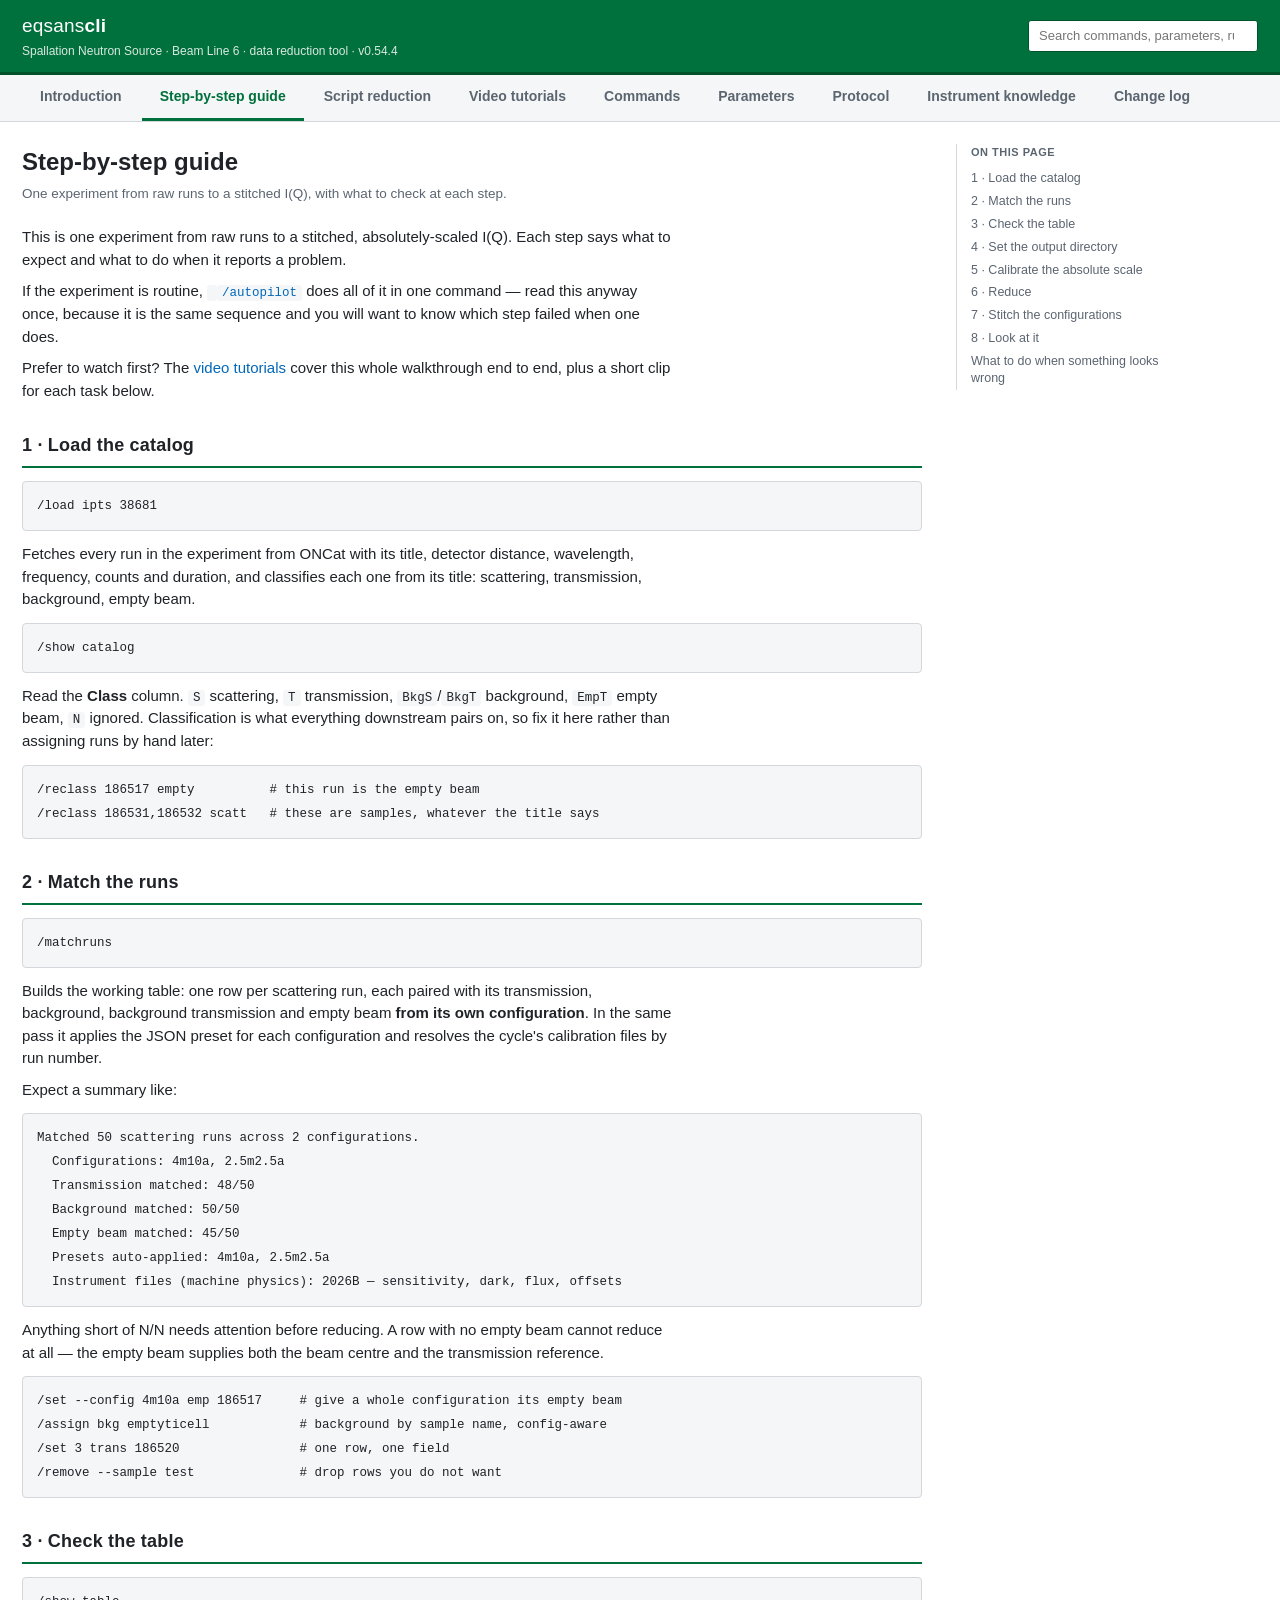
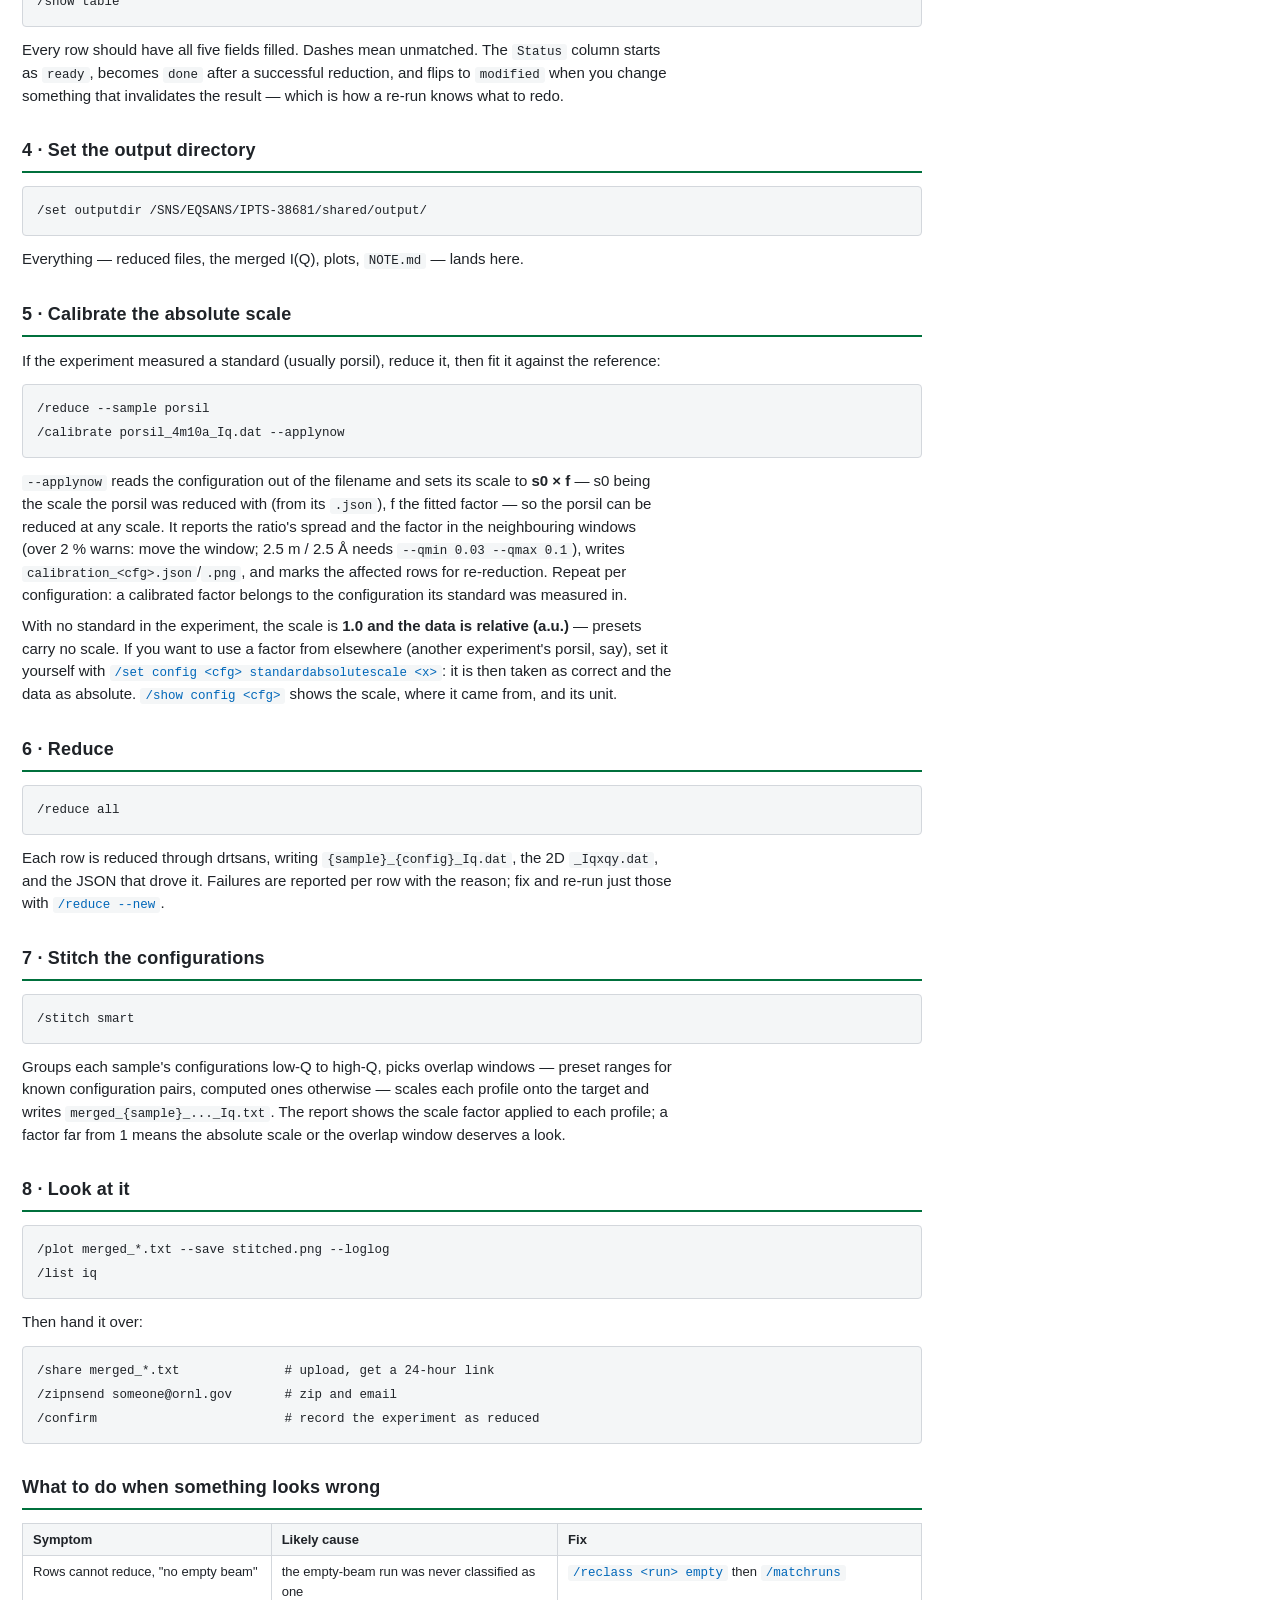
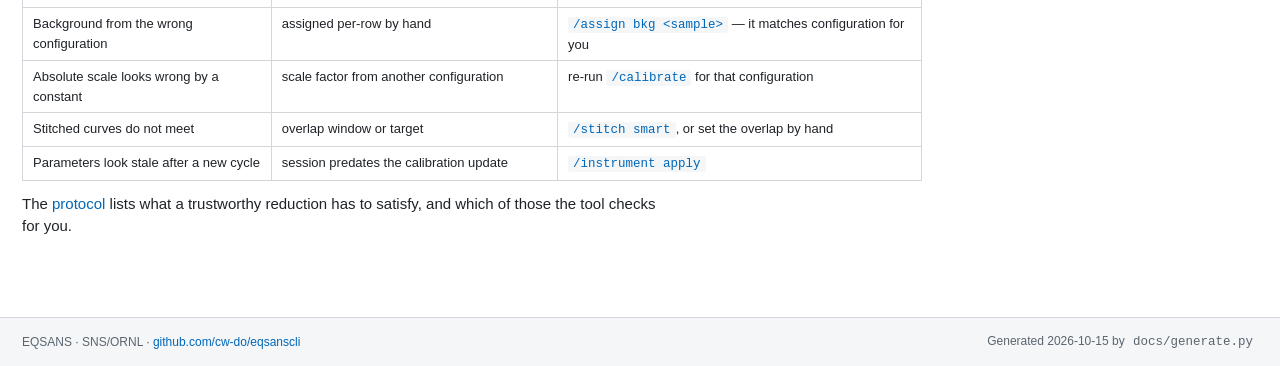
<file: docs/guide.html>
<!doctype html>
<html lang="en">
<head>
<meta charset="utf-8">
<meta name="viewport" content="width=device-width, initial-scale=1">
<title>Step-by-step guide — eqsanscli</title>
<link rel="stylesheet" href="site.css">
</head>
<body>
<header>
  <div class="masthead">
    <div class="bar">
      <div class="brand">
        <a href="index.html"><div class="title">eqsans<b>cli</b></div></a>
        <div class="tagline">Spallation Neutron Source &middot; Beam Line 6 &middot;
          data reduction tool &middot; v0.54.4</div>
      </div>
      <div class="spacer"></div>
      <div class="search-wrap">
        <input id="q" type="search" placeholder="Search commands, parameters, rules  (/)"
               autocomplete="off" spellcheck="false">
        <div id="results" hidden></div>
      </div>
    </div>
  </div>
  <nav class="subnav"><div class="bar"><div class="tabs"><a href="index.html">Introduction</a>
<a href="guide.html" class="current">Step-by-step guide</a>
<a href="script-reduction.html">Script reduction</a>
<a href="tutorials.html">Video tutorials</a>
<a href="commands.html">Commands</a>
<a href="parameters.html">Parameters</a>
<a href="protocol.html">Protocol</a>
<a href="knowledge.html">Instrument knowledge</a>
<a href="changelog.html">Change log</a></div></div></nav>
</header>
<main>
  <nav class="toc"><div class="toc-title">On this page</div><a href="#1-load-the-catalog" class="lvl2">1 · Load the catalog</a><a href="#2-match-the-runs" class="lvl2">2 · Match the runs</a><a href="#3-check-the-table" class="lvl2">3 · Check the table</a><a href="#4-set-the-output-directory" class="lvl2">4 · Set the output directory</a><a href="#5-calibrate-the-absolute-scale" class="lvl2">5 · Calibrate the absolute scale</a><a href="#6-reduce" class="lvl2">6 · Reduce</a><a href="#7-stitch-the-configurations" class="lvl2">7 · Stitch the configurations</a><a href="#8-look-at-it" class="lvl2">8 · Look at it</a><a href="#what-to-do-when-something-looks-wrong" class="lvl2">What to do when something looks wrong</a></nav>
  <article>
    <h1 class="page-title">Step-by-step guide</h1>
    <p class="lede">One experiment from raw runs to a stitched I(Q), with what to check at each step.</p>
    <p>This is one experiment from raw runs to a stitched, absolutely-scaled I(Q). Each step says what to expect and what to do when it reports a problem.</p>
<p>If the experiment is routine, <a href="commands.html#cmd-autopilot"><code><a href="commands.html#cmd-autopilot">/autopilot</a></code></a> does all of it in one command — read this anyway once, because it is the same sequence and you will want to know which step failed when one does.</p>
<p>Prefer to watch first? The <a href="tutorials.html">video tutorials</a> cover this whole walkthrough end to end, plus a short clip for each task below.</p>
<h2 id="1-load-the-catalog">1 · Load the catalog<a class="anchor" href="#1-load-the-catalog">#</a></h2>
<pre><code>/load ipts 38681</code></pre>
<p>Fetches every run in the experiment from ONCat with its title, detector distance, wavelength, frequency, counts and duration, and classifies each one from its title: scattering, transmission, background, empty beam.</p>
<pre><code>/show catalog</code></pre>
<p>Read the <strong>Class</strong> column. <code>S</code> scattering, <code>T</code> transmission, <code>BkgS</code>/<code>BkgT</code> background, <code>EmpT</code> empty beam, <code>N</code> ignored. Classification is what everything downstream pairs on, so fix it here rather than assigning runs by hand later:</p>
<pre><code>/reclass 186517 empty          # this run is the empty beam
/reclass 186531,186532 scatt   # these are samples, whatever the title says</code></pre>
<h2 id="2-match-the-runs">2 · Match the runs<a class="anchor" href="#2-match-the-runs">#</a></h2>
<pre><code>/matchruns</code></pre>
<p>Builds the working table: one row per scattering run, each paired with its transmission, background, background transmission and empty beam <strong>from its own configuration</strong>. In the same pass it applies the JSON preset for each configuration and resolves the cycle&#x27;s calibration files by run number.</p>
<p>Expect a summary like:</p>
<pre><code>Matched 50 scattering runs across 2 configurations.
  Configurations: 4m10a, 2.5m2.5a
  Transmission matched: 48/50
  Background matched: 50/50
  Empty beam matched: 45/50
  Presets auto-applied: 4m10a, 2.5m2.5a
  Instrument files (machine physics): 2026B — sensitivity, dark, flux, offsets</code></pre>
<p>Anything short of N/N needs attention before reducing. A row with no empty beam cannot reduce at all — the empty beam supplies both the beam centre and the transmission reference.</p>
<pre><code>/set --config 4m10a emp 186517     # give a whole configuration its empty beam
/assign bkg emptyticell            # background by sample name, config-aware
/set 3 trans 186520                # one row, one field
/remove --sample test              # drop rows you do not want</code></pre>
<h2 id="3-check-the-table">3 · Check the table<a class="anchor" href="#3-check-the-table">#</a></h2>
<pre><code>/show table</code></pre>
<p>Every row should have all five fields filled. Dashes mean unmatched. The <code>Status</code> column starts as <code>ready</code>, becomes <code>done</code> after a successful reduction, and flips to <code>modified</code> when you change something that invalidates the result — which is how a re-run knows what to redo.</p>
<h2 id="4-set-the-output-directory">4 · Set the output directory<a class="anchor" href="#4-set-the-output-directory">#</a></h2>
<pre><code>/set outputdir /SNS/EQSANS/IPTS-38681/shared/output/</code></pre>
<p>Everything — reduced files, the merged I(Q), plots, <code>NOTE.md</code> — lands here.</p>
<h2 id="5-calibrate-the-absolute-scale">5 · Calibrate the absolute scale<a class="anchor" href="#5-calibrate-the-absolute-scale">#</a></h2>
<p>If the experiment measured a standard (usually porsil), reduce it, then fit it against the reference:</p>
<pre><code>/reduce --sample porsil
/calibrate porsil_4m10a_Iq.dat --applynow</code></pre>
<p><code>--applynow</code> reads the configuration out of the filename and sets its scale to <strong>s0 × f</strong> — s0 being the scale the porsil was reduced with (from its <code>.json</code>), f the fitted factor — so the porsil can be reduced at any scale. It reports the ratio&#x27;s spread and the factor in the neighbouring windows (over 2 % warns: move the window; 2.5 m / 2.5 Å needs <code>--qmin 0.03 --qmax 0.1</code>), writes <code>calibration_&lt;cfg&gt;.json</code>/<code>.png</code>, and marks the affected rows for re-reduction. Repeat per configuration: a calibrated factor belongs to the configuration its standard was measured in.</p>
<p>With no standard in the experiment, the scale is <strong>1.0 and the data is relative (a.u.)</strong> — presets carry no scale. If you want to use a factor from elsewhere (another experiment&#x27;s porsil, say), set it yourself with <code><a href="commands.html#cmd-set-config">/set config &lt;cfg&gt; standardabsolutescale &lt;x&gt;</a></code>: it is then taken as correct and the data as absolute. <code><a href="commands.html#cmd-show-config">/show config &lt;cfg&gt;</a></code> shows the scale, where it came from, and its unit.</p>
<h2 id="6-reduce">6 · Reduce<a class="anchor" href="#6-reduce">#</a></h2>
<pre><code>/reduce all</code></pre>
<p>Each row is reduced through drtsans, writing <code>{sample}_{config}_Iq.dat</code>, the 2D <code>_Iqxqy.dat</code>, and the JSON that drove it. Failures are reported per row with the reason; fix and re-run just those with <code><a href="commands.html#cmd-reduce">/reduce --new</a></code>.</p>
<h2 id="7-stitch-the-configurations">7 · Stitch the configurations<a class="anchor" href="#7-stitch-the-configurations">#</a></h2>
<pre><code>/stitch smart</code></pre>
<p>Groups each sample&#x27;s configurations low-Q to high-Q, picks overlap windows — preset ranges for known configuration pairs, computed ones otherwise — scales each profile onto the target and writes <code>merged_{sample}_..._Iq.txt</code>. The report shows the scale factor applied to each profile; a factor far from 1 means the absolute scale or the overlap window deserves a look.</p>
<h2 id="8-look-at-it">8 · Look at it<a class="anchor" href="#8-look-at-it">#</a></h2>
<pre><code>/plot merged_*.txt --save stitched.png --loglog
/list iq</code></pre>
<p>Then hand it over:</p>
<pre><code>/share merged_*.txt              # upload, get a 24-hour link
/zipnsend someone@ornl.gov       # zip and email
/confirm                         # record the experiment as reduced</code></pre>
<h2 id="what-to-do-when-something-looks-wrong">What to do when something looks wrong<a class="anchor" href="#what-to-do-when-something-looks-wrong">#</a></h2>
<div class="table-wrap"><table><thead><tr><th>Symptom</th><th>Likely cause</th><th>Fix</th></tr></thead><tbody>
<tr><td>Rows cannot reduce, &quot;no empty beam&quot;</td><td>the empty-beam run was never classified as one</td><td><code><a href="commands.html#cmd-reclass">/reclass &lt;run&gt; empty</a></code> then <code><a href="commands.html#cmd-matchruns">/matchruns</a></code></td></tr>
<tr><td>Background from the wrong configuration</td><td>assigned per-row by hand</td><td><code><a href="commands.html#cmd-assign">/assign bkg &lt;sample&gt;</a></code> — it matches configuration for you</td></tr>
<tr><td>Absolute scale looks wrong by a constant</td><td>scale factor from another configuration</td><td>re-run <code><a href="commands.html#cmd-calibrate">/calibrate</a></code> for that configuration</td></tr>
<tr><td>Stitched curves do not meet</td><td>overlap window or target</td><td><code><a href="commands.html#cmd-stitch">/stitch smart</a></code>, or set the overlap by hand</td></tr>
<tr><td>Parameters look stale after a new cycle</td><td>session predates the calibration update</td><td><code><a href="commands.html#cmd-instrument">/instrument apply</a></code></td></tr>
</tbody></table></div>
<p>The <a href="protocol.html">protocol</a> lists what a trustworthy reduction has to satisfy, and which of those the tool checks for you.</p>
  </article>
</main>
<footer><div class="bar">
  <span>EQSANS &middot; SNS/ORNL &middot; <a href="https://github.com/cw-do/eqsanscli">github.com/cw-do/eqsanscli</a></span>
  <span>Generated 2026-10-15 by <code>docs/generate.py</code></span>
</div></footer>
<script src="search.js"></script>
</body>
</html>
</file>
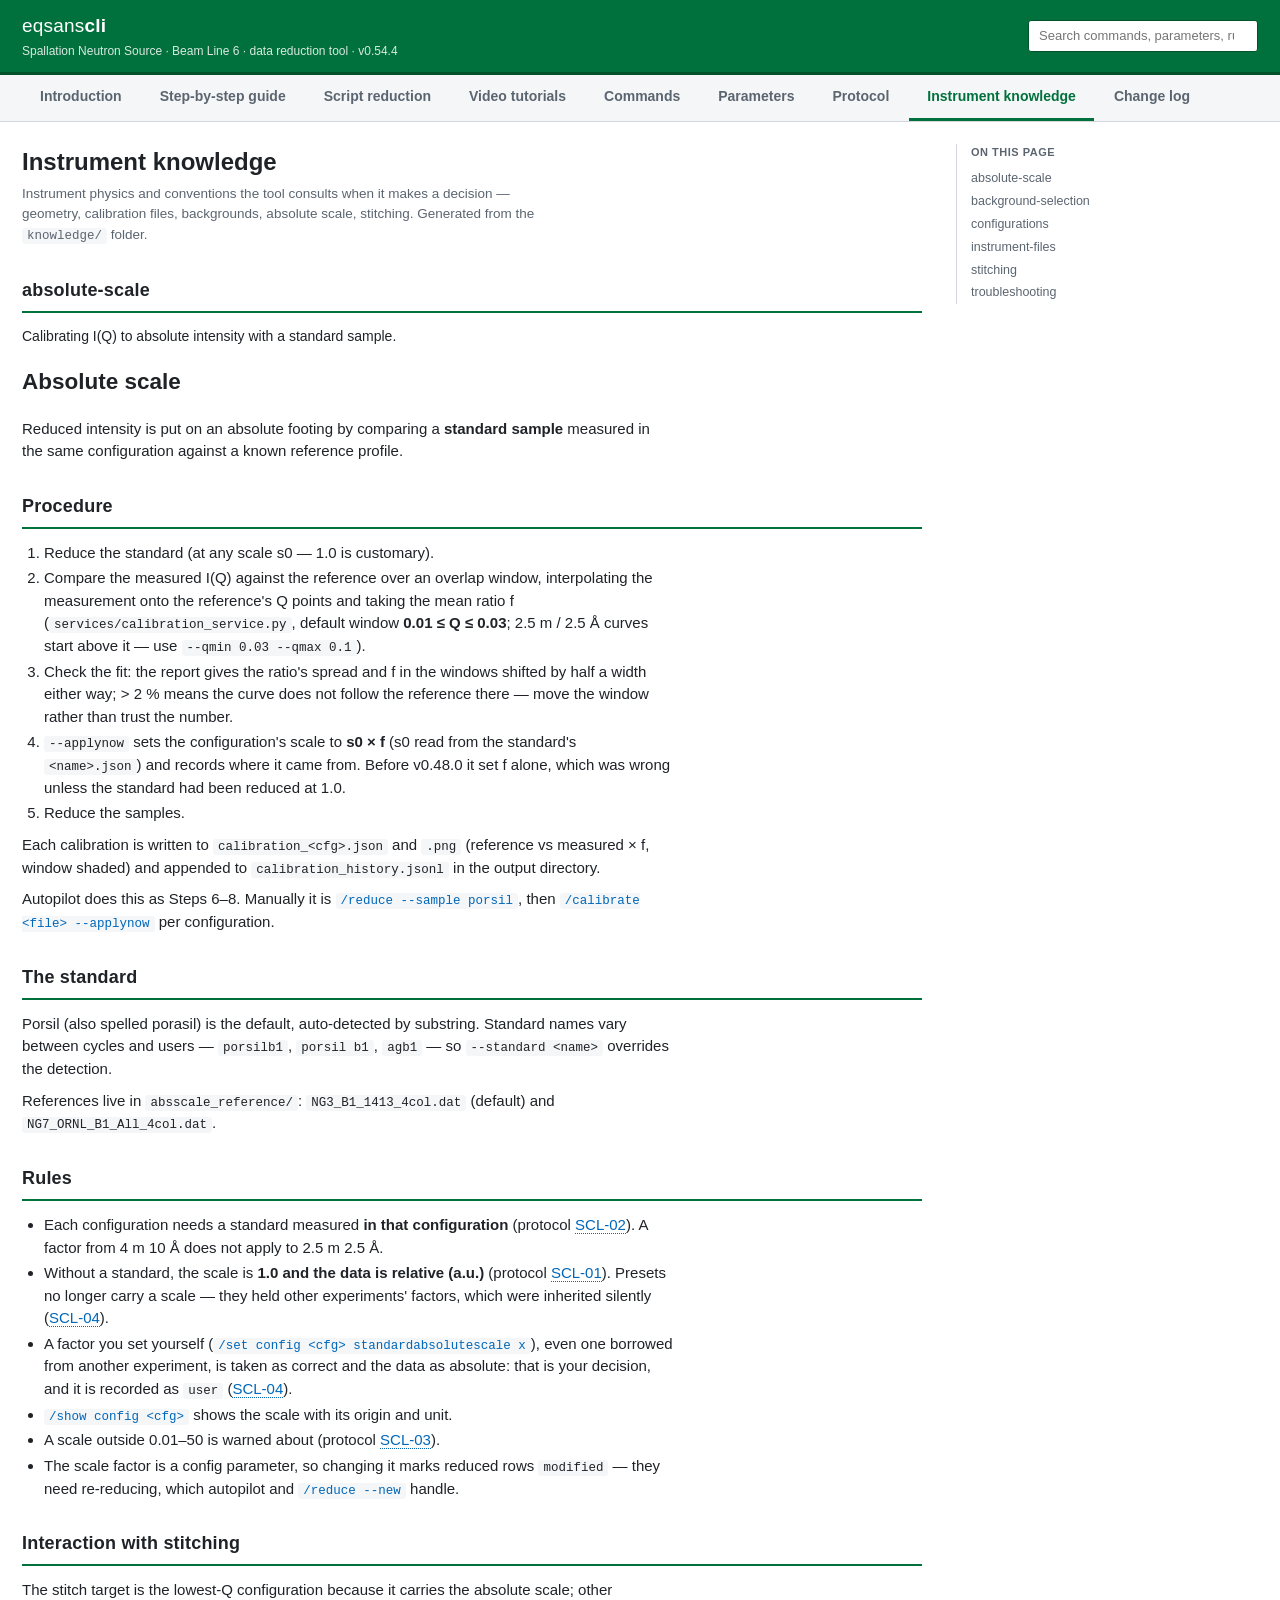
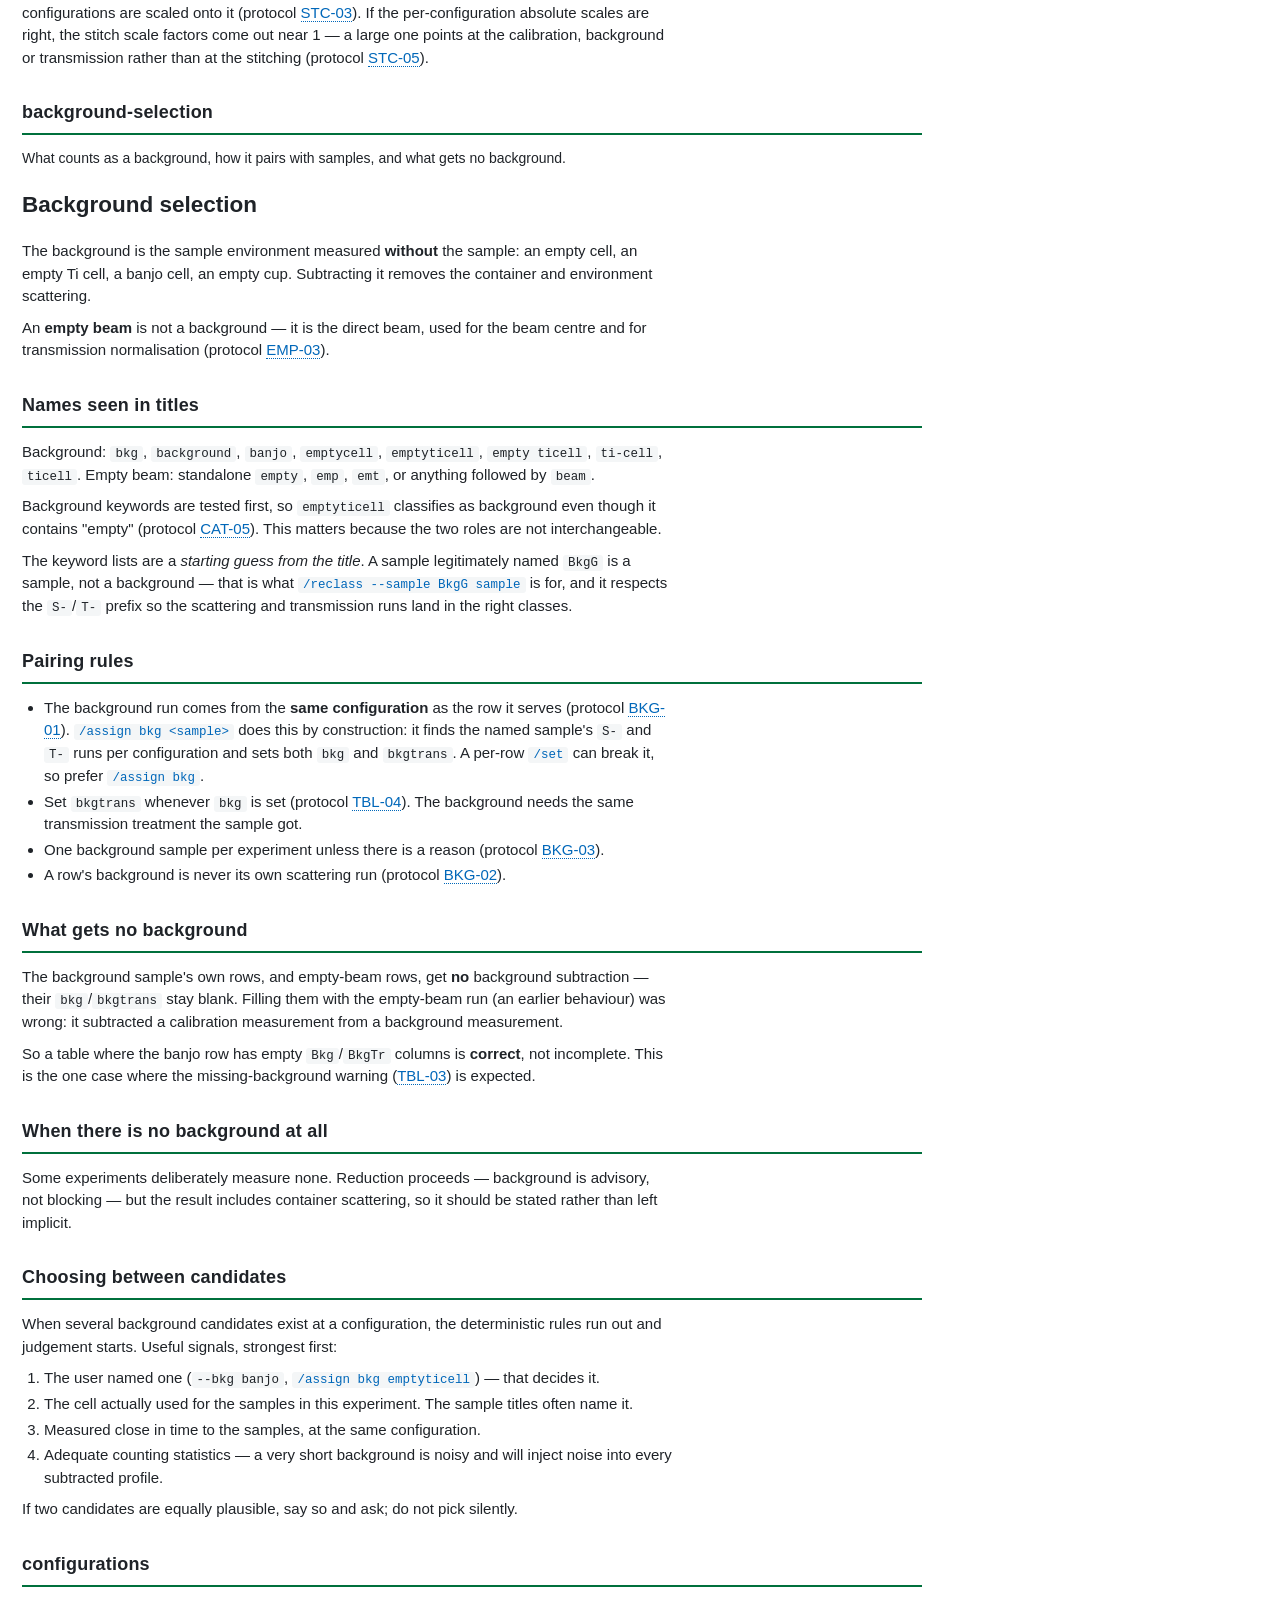
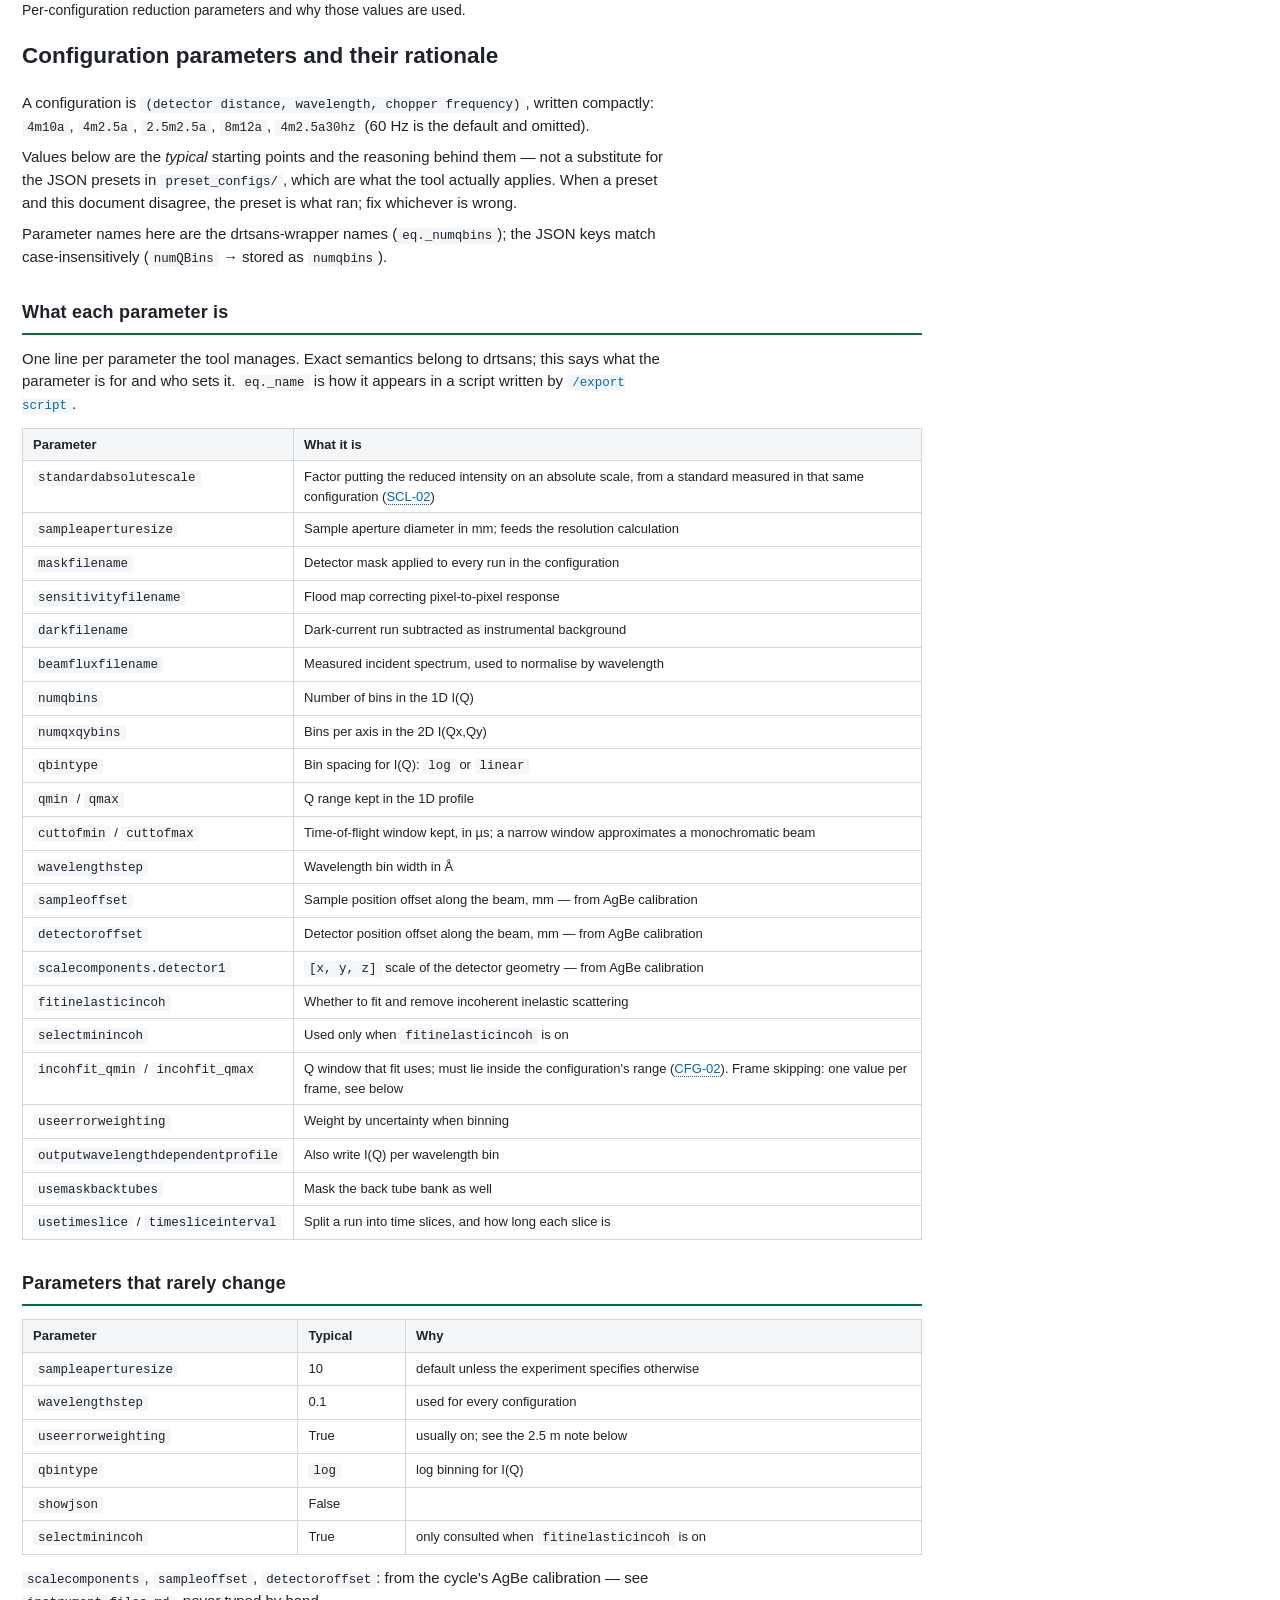
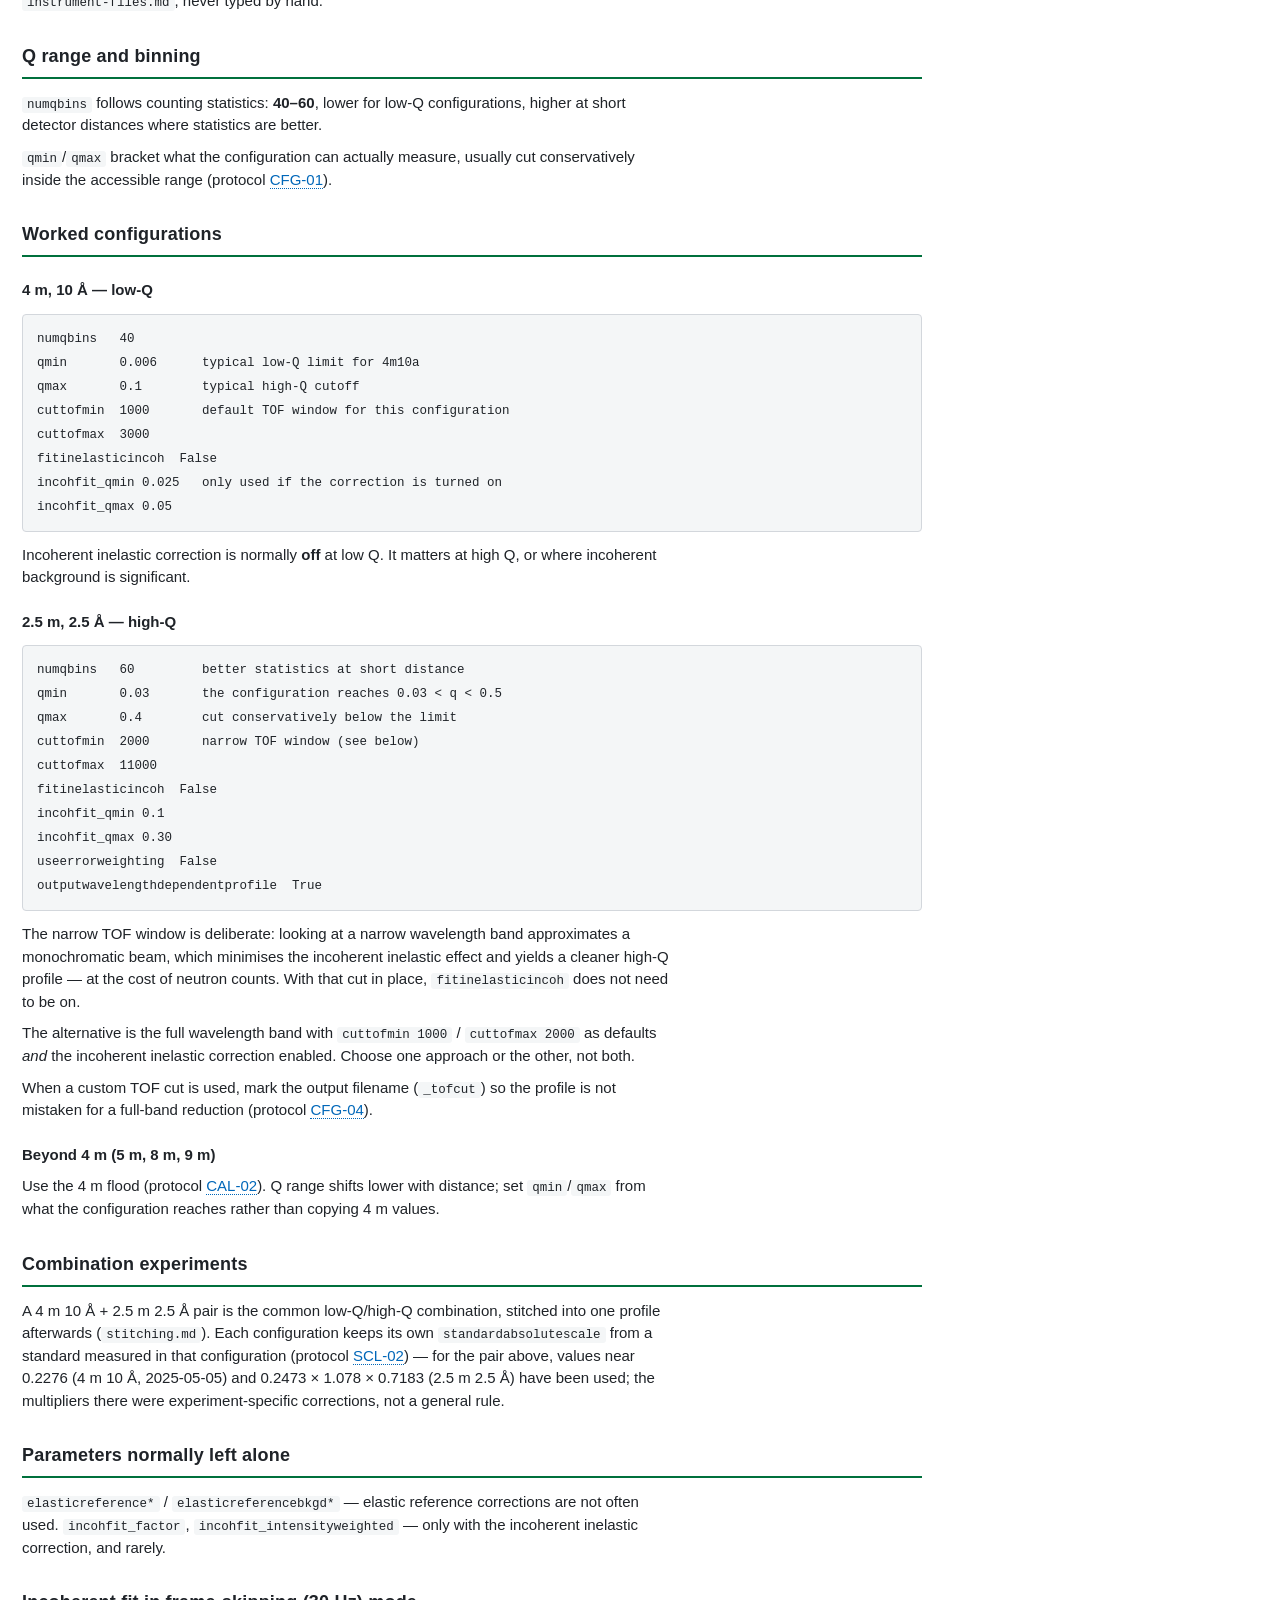
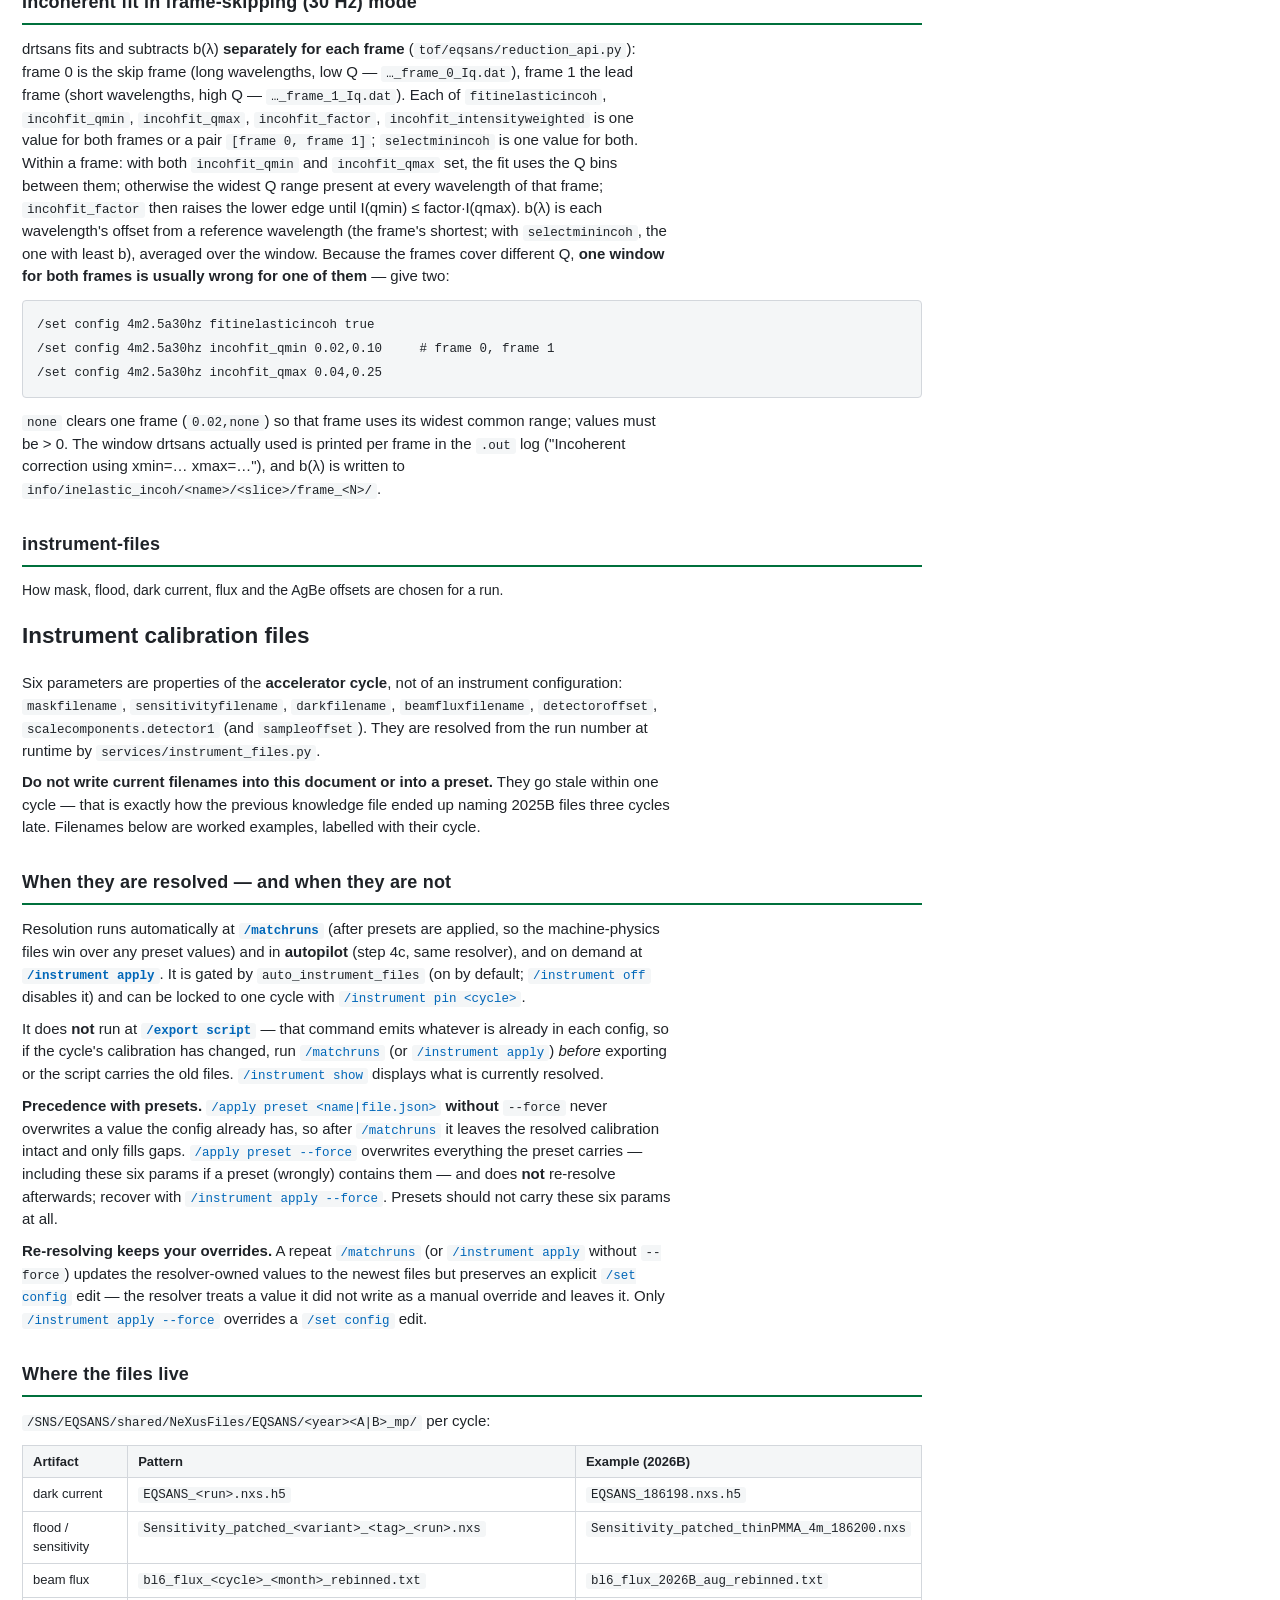
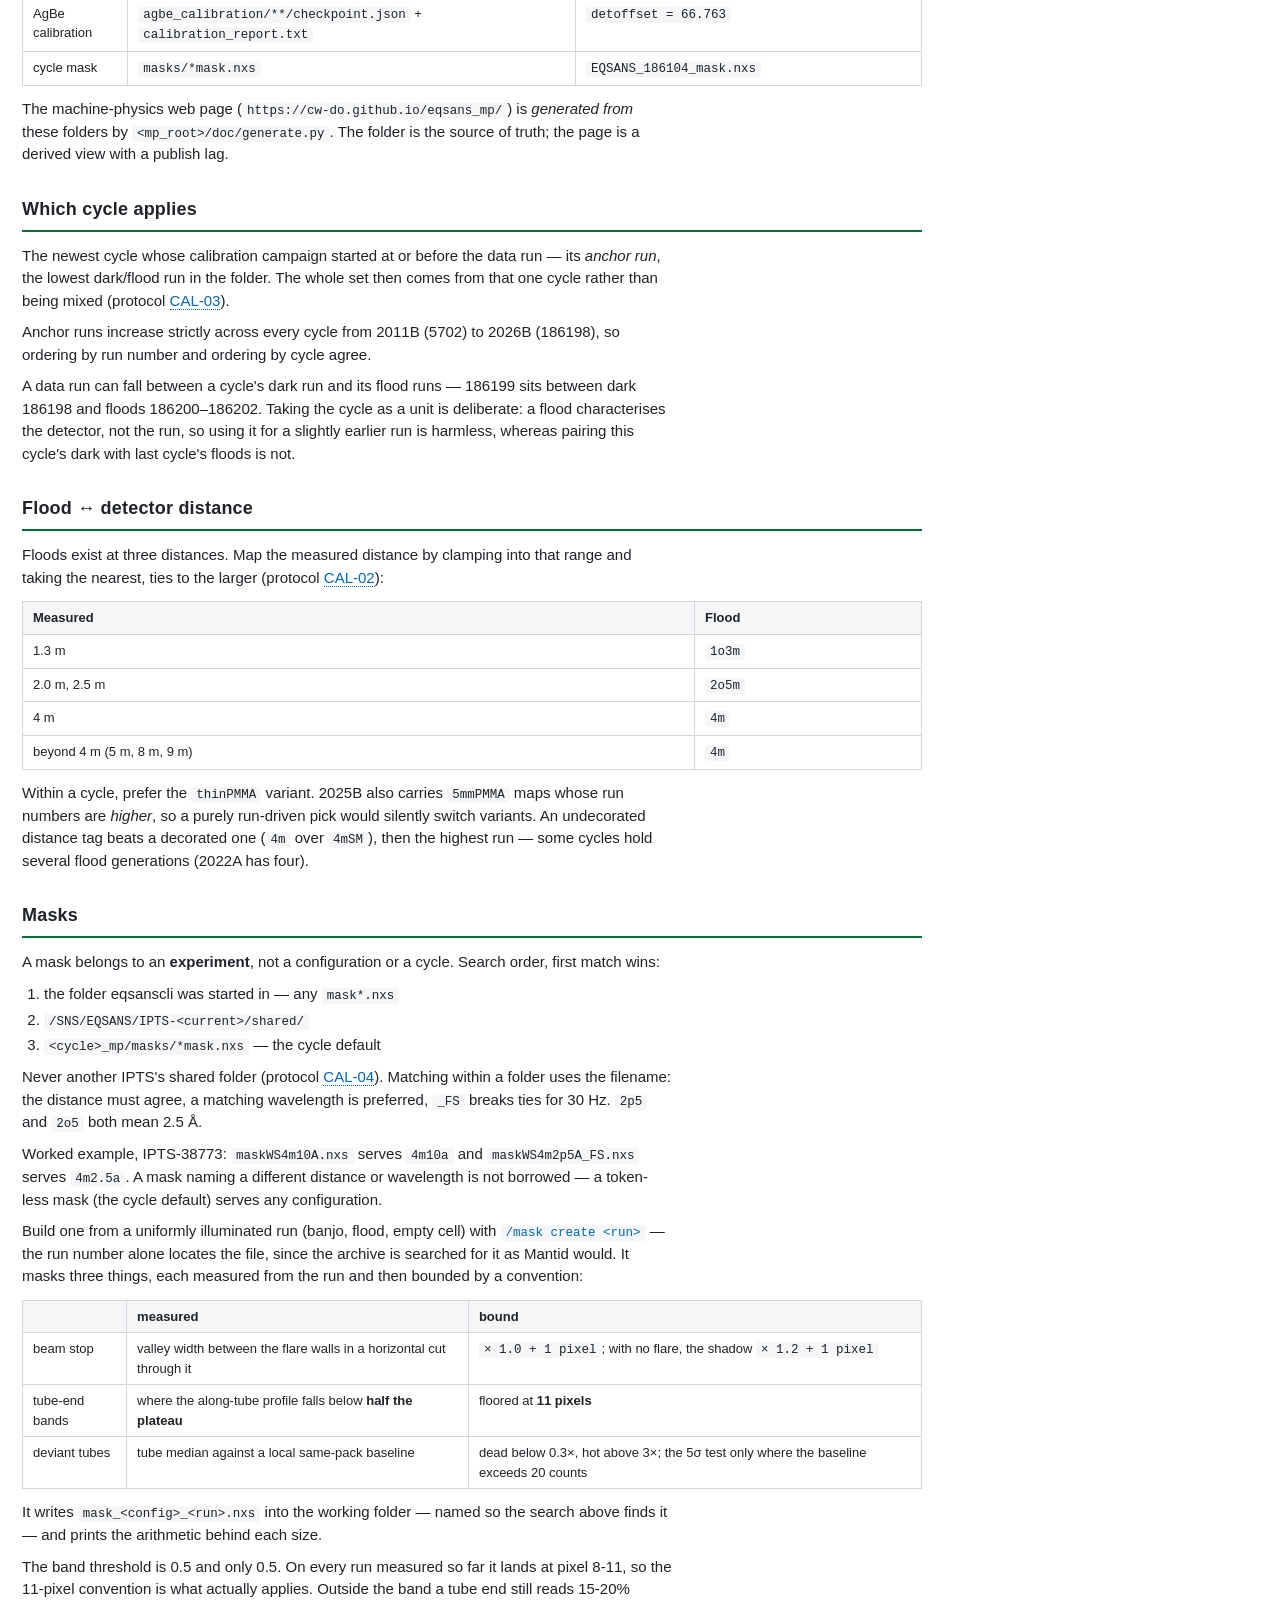
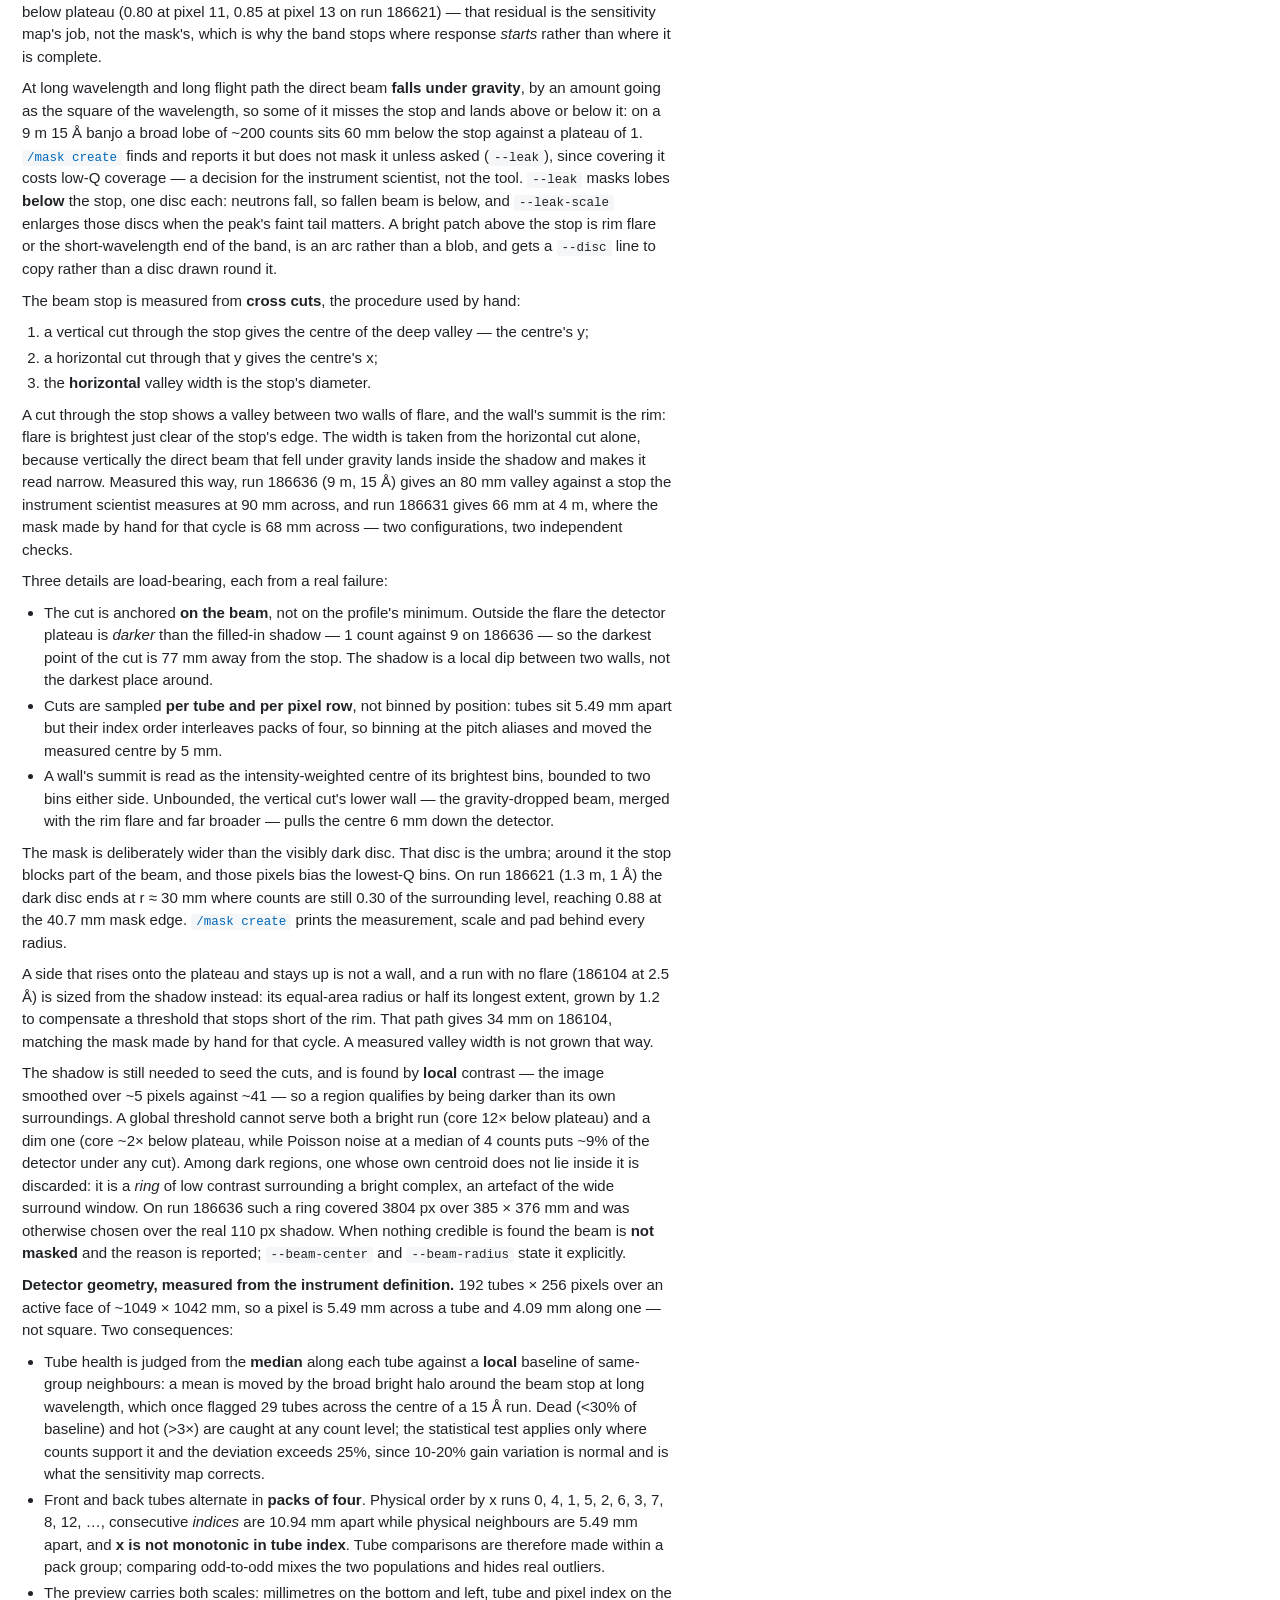
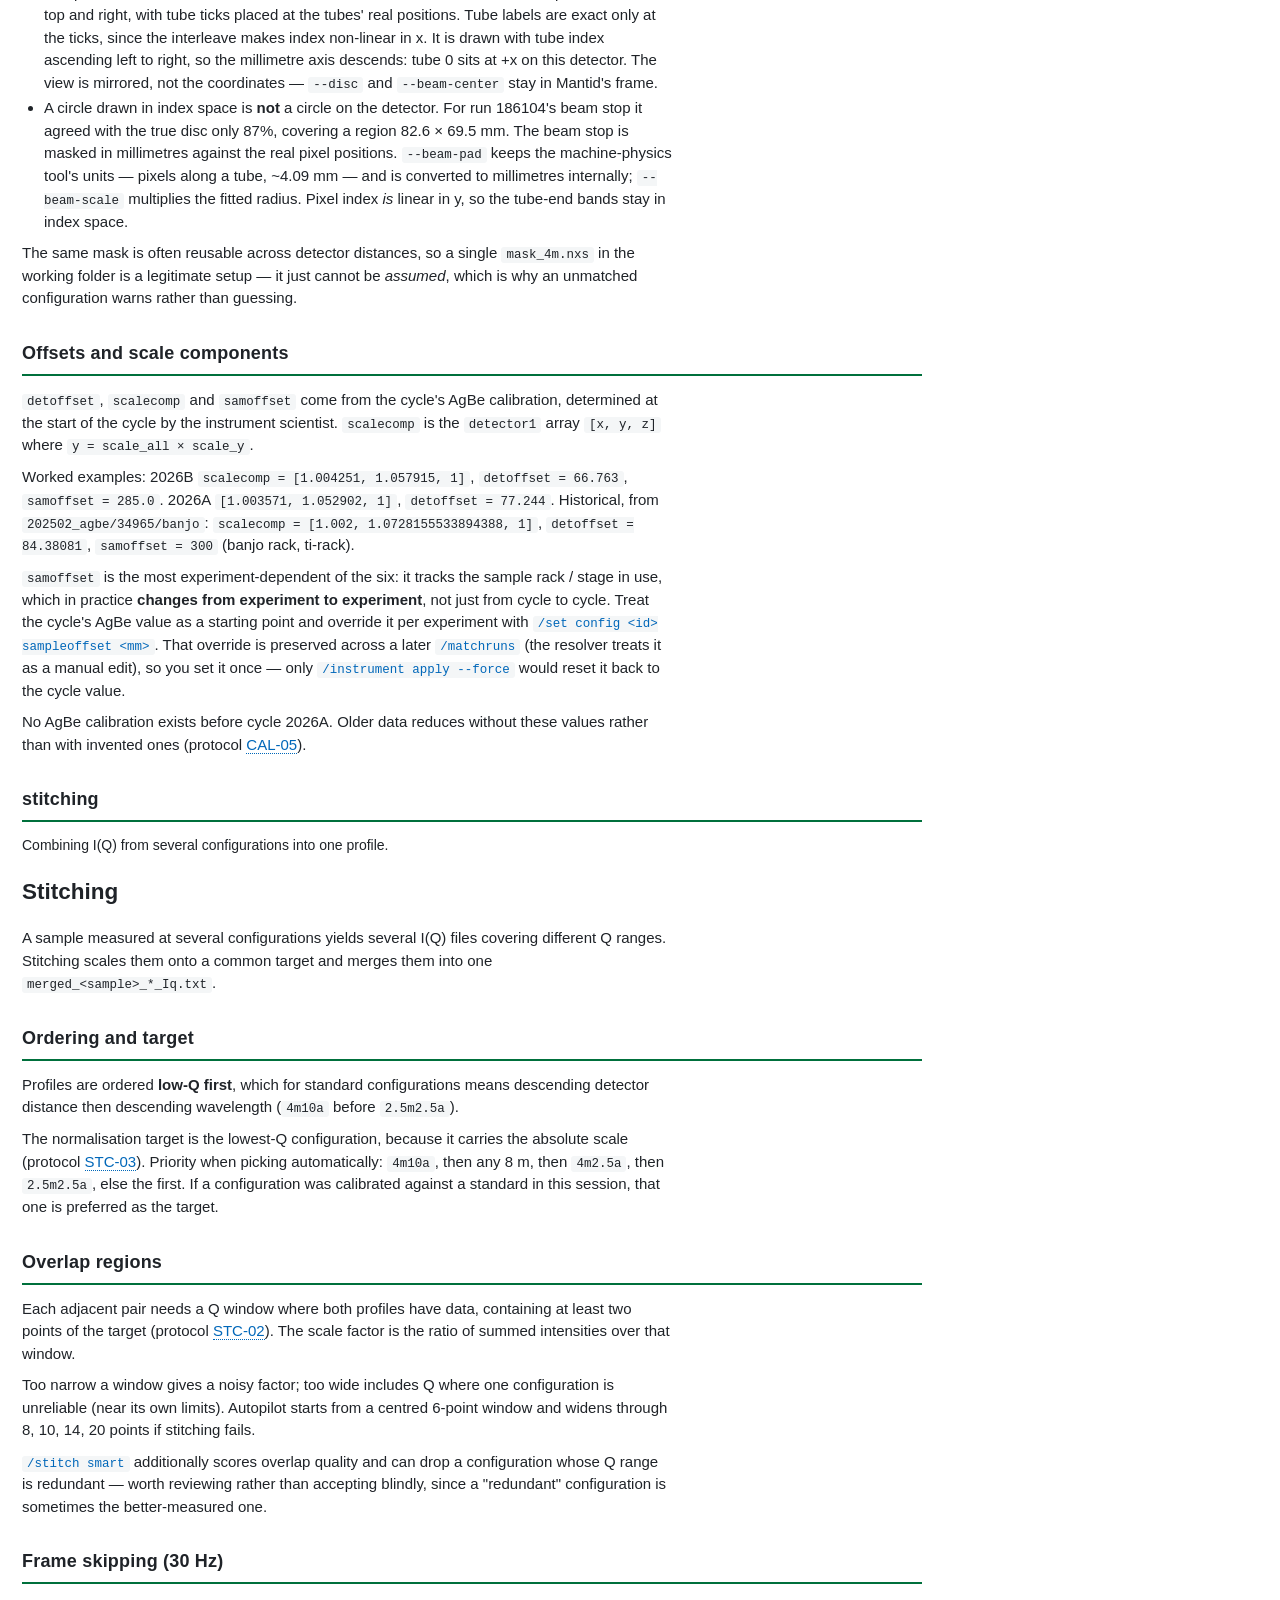
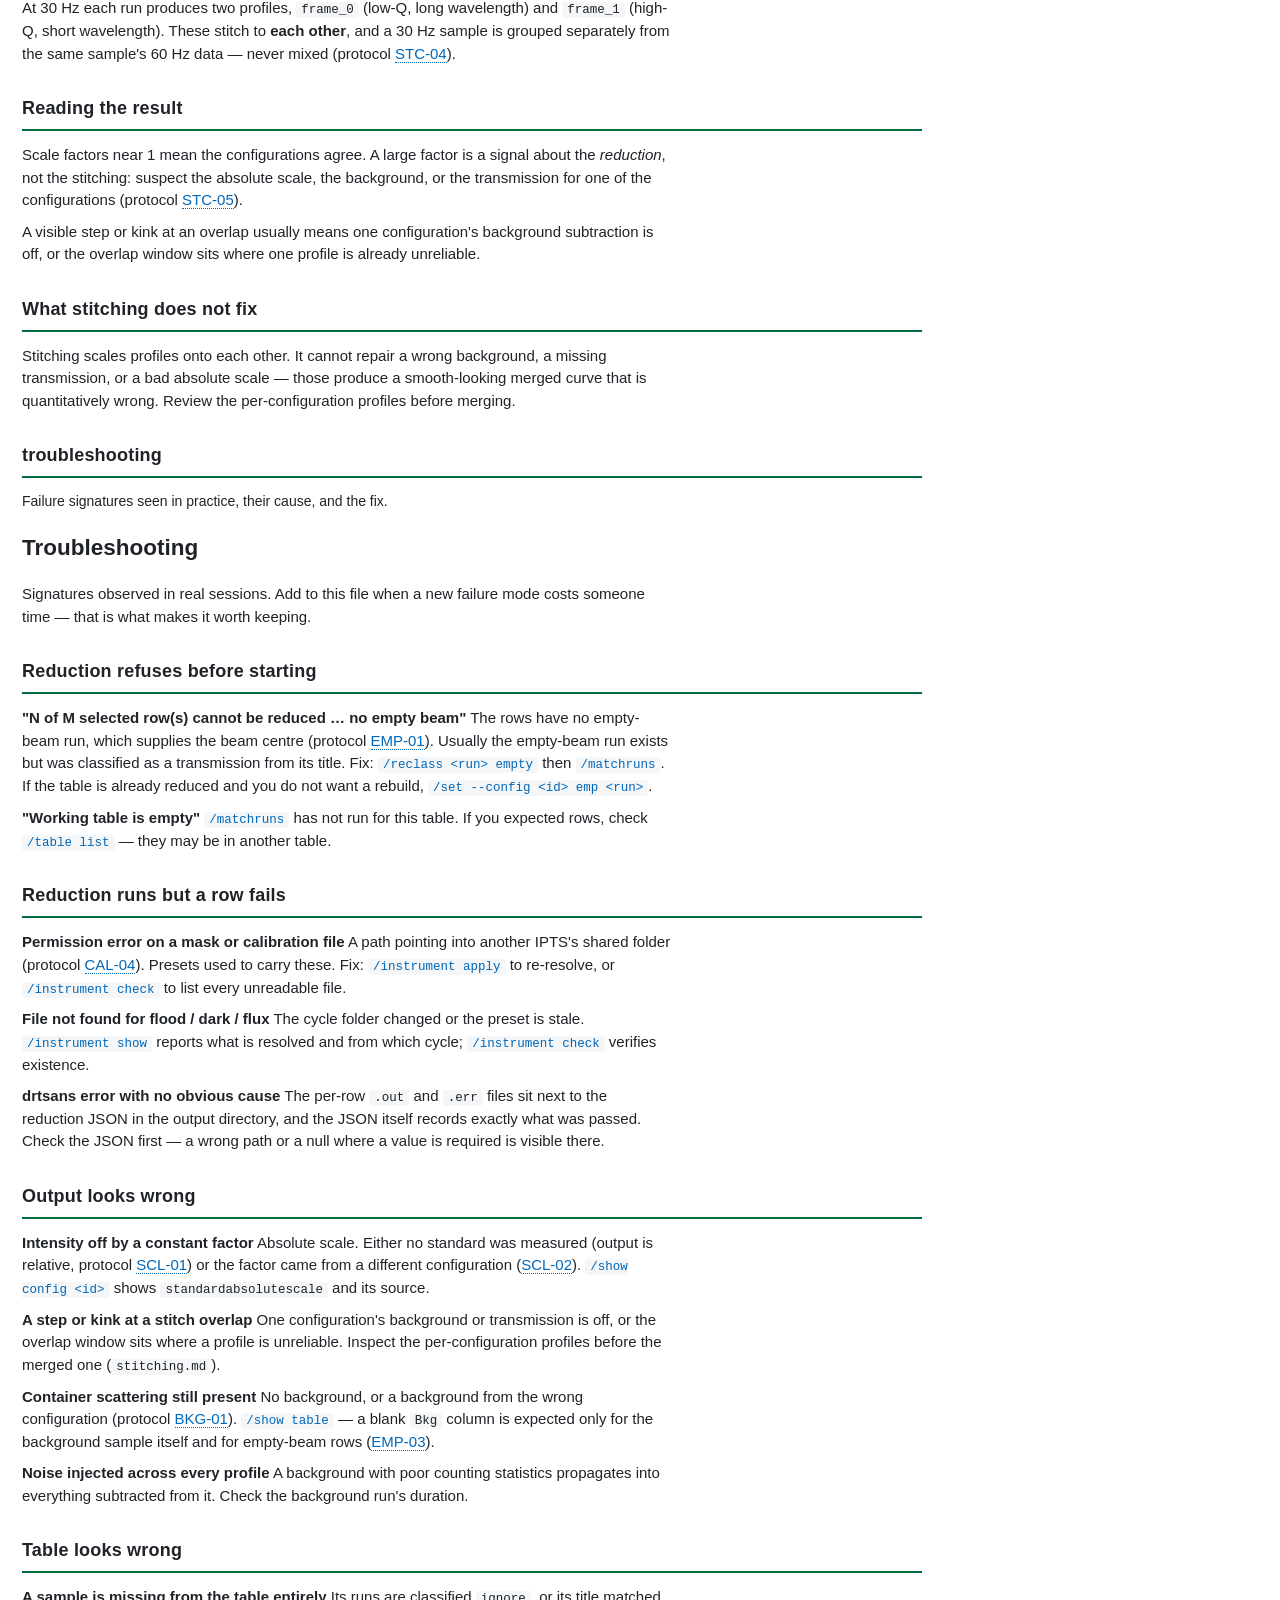
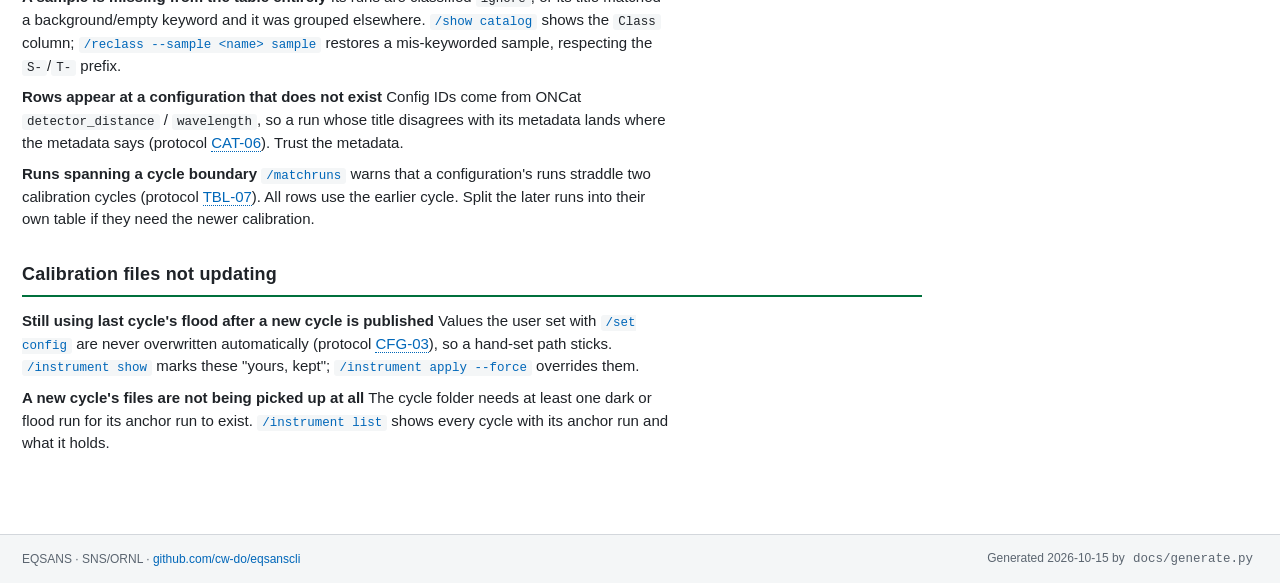
<file: docs/knowledge.html>
<!doctype html>
<html lang="en">
<head>
<meta charset="utf-8">
<meta name="viewport" content="width=device-width, initial-scale=1">
<title>Instrument knowledge — eqsanscli</title>
<link rel="stylesheet" href="site.css">
</head>
<body>
<header>
  <div class="masthead">
    <div class="bar">
      <div class="brand">
        <a href="index.html"><div class="title">eqsans<b>cli</b></div></a>
        <div class="tagline">Spallation Neutron Source &middot; Beam Line 6 &middot;
          data reduction tool &middot; v0.54.4</div>
      </div>
      <div class="spacer"></div>
      <div class="search-wrap">
        <input id="q" type="search" placeholder="Search commands, parameters, rules  (/)"
               autocomplete="off" spellcheck="false">
        <div id="results" hidden></div>
      </div>
    </div>
  </div>
  <nav class="subnav"><div class="bar"><div class="tabs"><a href="index.html">Introduction</a>
<a href="guide.html">Step-by-step guide</a>
<a href="script-reduction.html">Script reduction</a>
<a href="tutorials.html">Video tutorials</a>
<a href="commands.html">Commands</a>
<a href="parameters.html">Parameters</a>
<a href="protocol.html">Protocol</a>
<a href="knowledge.html" class="current">Instrument knowledge</a>
<a href="changelog.html">Change log</a></div></div></nav>
</header>
<main>
  <nav class="toc"><div class="toc-title">On this page</div><a href="#kb-absolute-scale" class="lvl2">absolute-scale</a><a href="#kb-background-selection" class="lvl2">background-selection</a><a href="#kb-configurations" class="lvl2">configurations</a><a href="#kb-instrument-files" class="lvl2">instrument-files</a><a href="#kb-stitching" class="lvl2">stitching</a><a href="#kb-troubleshooting" class="lvl2">troubleshooting</a></nav>
  <article>
    <h1 class="page-title">Instrument knowledge</h1>
    
    <p class="lede">Instrument physics and conventions the tool consults when it makes a decision — geometry, calibration files, backgrounds, absolute scale, stitching. Generated from the <code>knowledge/</code> folder.</p>
<h2 id="kb-absolute-scale">absolute-scale<a class="anchor" href="#kb-absolute-scale">#</a></h2>
<p class="summary">Calibrating I(Q) to absolute intensity with a standard sample.</p>
<div class="kb"><h1 id="absolute-scale">Absolute scale<a class="anchor" href="#absolute-scale">#</a></h1>
<p>Reduced intensity is put on an absolute footing by comparing a <strong>standard sample</strong> measured in the same configuration against a known reference profile.</p>
<h2 id="procedure">Procedure<a class="anchor" href="#procedure">#</a></h2>
<ol><li>Reduce the standard (at any scale s0 — 1.0 is customary).</li><li>Compare the measured I(Q) against the reference over an overlap window, interpolating the measurement onto the reference&#x27;s Q points and taking the mean ratio f (<code>services/calibration_service.py</code>, default window <strong>0.01 ≤ Q ≤ 0.03</strong>; 2.5 m / 2.5 Å curves start above it — use <code>--qmin 0.03 --qmax 0.1</code>).</li><li>Check the fit: the report gives the ratio&#x27;s spread and f in the windows shifted by half a width either way; &gt; 2 % means the curve does not follow the reference there — move the window rather than trust the number.</li><li><code>--applynow</code> sets the configuration&#x27;s scale to <strong>s0 × f</strong> (s0 read from the standard&#x27;s <code>&lt;name&gt;.json</code>) and records where it came from. Before v0.48.0 it set f alone, which was wrong unless the standard had been reduced at 1.0.</li><li>Reduce the samples.</li></ol>
<p>Each calibration is written to <code>calibration_&lt;cfg&gt;.json</code> and <code>.png</code> (reference vs measured × f, window shaded) and appended to <code>calibration_history.jsonl</code> in the output directory.</p>
<p>Autopilot does this as Steps 6–8. Manually it is <code><a href="commands.html#cmd-reduce">/reduce --sample porsil</a></code>, then <code><a href="commands.html#cmd-calibrate">/calibrate &lt;file&gt; --applynow</a></code> per configuration.</p>
<h2 id="the-standard">The standard<a class="anchor" href="#the-standard">#</a></h2>
<p>Porsil (also spelled porasil) is the default, auto-detected by substring. Standard names vary between cycles and users — <code>porsilb1</code>, <code>porsil b1</code>, <code>agb1</code> — so <code>--standard &lt;name&gt;</code> overrides the detection.</p>
<p>References live in <code>absscale_reference/</code>: <code>NG3_B1_1413_4col.dat</code> (default) and <code>NG7_ORNL_B1_All_4col.dat</code>.</p>
<h2 id="rules">Rules<a class="anchor" href="#rules">#</a></h2>
<ul><li>Each configuration needs a standard measured <strong>in that configuration</strong> (protocol <a href="protocol.html#rule-SCL-02" class="rule-ref">SCL-02</a>). A factor from 4 m 10 Å does not apply to 2.5 m 2.5 Å.</li><li>Without a standard, the scale is <strong>1.0 and the data is relative (a.u.)</strong> (protocol <a href="protocol.html#rule-SCL-01" class="rule-ref">SCL-01</a>). Presets no longer carry a scale — they held other experiments&#x27; factors, which were inherited silently (<a href="protocol.html#rule-SCL-04" class="rule-ref">SCL-04</a>).</li><li>A factor you set yourself (<code><a href="commands.html#cmd-set-config">/set config &lt;cfg&gt; standardabsolutescale x</a></code>), even one borrowed from another experiment, is taken as correct and the data as absolute: that is your decision, and it is recorded as <code>user</code> (<a href="protocol.html#rule-SCL-04" class="rule-ref">SCL-04</a>).</li><li><code><a href="commands.html#cmd-show-config">/show config &lt;cfg&gt;</a></code> shows the scale with its origin and unit.</li><li>A scale outside 0.01–50 is warned about (protocol <a href="protocol.html#rule-SCL-03" class="rule-ref">SCL-03</a>).</li><li>The scale factor is a config parameter, so changing it marks reduced rows <code>modified</code> — they need re-reducing, which autopilot and <code><a href="commands.html#cmd-reduce">/reduce --new</a></code> handle.</li></ul>
<h2 id="interaction-with-stitching">Interaction with stitching<a class="anchor" href="#interaction-with-stitching">#</a></h2>
<p>The stitch target is the lowest-Q configuration because it carries the absolute scale; other configurations are scaled onto it (protocol <a href="protocol.html#rule-STC-03" class="rule-ref">STC-03</a>). If the per-configuration absolute scales are right, the stitch scale factors come out near 1 — a large one points at the calibration, background or transmission rather than at the stitching (protocol <a href="protocol.html#rule-STC-05" class="rule-ref">STC-05</a>).</p></div>
<h2 id="kb-background-selection">background-selection<a class="anchor" href="#kb-background-selection">#</a></h2>
<p class="summary">What counts as a background, how it pairs with samples, and what gets no background.</p>
<div class="kb"><h1 id="background-selection">Background selection<a class="anchor" href="#background-selection">#</a></h1>
<p>The background is the sample environment measured <strong>without</strong> the sample: an empty cell, an empty Ti cell, a banjo cell, an empty cup. Subtracting it removes the container and environment scattering.</p>
<p>An <strong>empty beam</strong> is not a background — it is the direct beam, used for the beam centre and for transmission normalisation (protocol <a href="protocol.html#rule-EMP-03" class="rule-ref">EMP-03</a>).</p>
<h2 id="names-seen-in-titles">Names seen in titles<a class="anchor" href="#names-seen-in-titles">#</a></h2>
<p>Background: <code>bkg</code>, <code>background</code>, <code>banjo</code>, <code>emptycell</code>, <code>emptyticell</code>, <code>empty ticell</code>, <code>ti-cell</code>, <code>ticell</code>. Empty beam: standalone <code>empty</code>, <code>emp</code>, <code>emt</code>, or anything followed by <code>beam</code>.</p>
<p>Background keywords are tested first, so <code>emptyticell</code> classifies as background even though it contains &quot;empty&quot; (protocol <a href="protocol.html#rule-CAT-05" class="rule-ref">CAT-05</a>). This matters because the two roles are not interchangeable.</p>
<p>The keyword lists are a <em>starting guess from the title</em>. A sample legitimately named <code>BkgG</code> is a sample, not a background — that is what <code><a href="commands.html#cmd-reclass">/reclass --sample BkgG sample</a></code> is for, and it respects the <code>S-</code>/<code>T-</code> prefix so the scattering and transmission runs land in the right classes.</p>
<h2 id="pairing-rules">Pairing rules<a class="anchor" href="#pairing-rules">#</a></h2>
<ul><li>The background run comes from the <strong>same configuration</strong> as the row it serves (protocol <a href="protocol.html#rule-BKG-01" class="rule-ref">BKG-01</a>). <code><a href="commands.html#cmd-assign">/assign bkg &lt;sample&gt;</a></code> does this by construction: it finds the named sample&#x27;s <code>S-</code> and <code>T-</code> runs per configuration and sets both <code>bkg</code> and <code>bkgtrans</code>. A per-row <code><a href="commands.html#cmd-set">/set</a></code> can break it, so prefer <code><a href="commands.html#cmd-assign">/assign bkg</a></code>.</li><li>Set <code>bkgtrans</code> whenever <code>bkg</code> is set (protocol <a href="protocol.html#rule-TBL-04" class="rule-ref">TBL-04</a>). The background needs the same transmission treatment the sample got.</li><li>One background sample per experiment unless there is a reason (protocol <a href="protocol.html#rule-BKG-03" class="rule-ref">BKG-03</a>).</li><li>A row&#x27;s background is never its own scattering run (protocol <a href="protocol.html#rule-BKG-02" class="rule-ref">BKG-02</a>).</li></ul>
<h2 id="what-gets-no-background">What gets no background<a class="anchor" href="#what-gets-no-background">#</a></h2>
<p>The background sample&#x27;s own rows, and empty-beam rows, get <strong>no</strong> background subtraction — their <code>bkg</code>/<code>bkgtrans</code> stay blank. Filling them with the empty-beam run (an earlier behaviour) was wrong: it subtracted a calibration measurement from a background measurement.</p>
<p>So a table where the banjo row has empty <code>Bkg</code>/<code>BkgTr</code> columns is <strong>correct</strong>, not incomplete. This is the one case where the missing-background warning (<a href="protocol.html#rule-TBL-03" class="rule-ref">TBL-03</a>) is expected.</p>
<h2 id="when-there-is-no-background-at-all">When there is no background at all<a class="anchor" href="#when-there-is-no-background-at-all">#</a></h2>
<p>Some experiments deliberately measure none. Reduction proceeds — background is advisory, not blocking — but the result includes container scattering, so it should be stated rather than left implicit.</p>
<h2 id="choosing-between-candidates">Choosing between candidates<a class="anchor" href="#choosing-between-candidates">#</a></h2>
<p>When several background candidates exist at a configuration, the deterministic rules run out and judgement starts. Useful signals, strongest first:</p>
<ol><li>The user named one (<code>--bkg banjo</code>, <code><a href="commands.html#cmd-assign">/assign bkg emptyticell</a></code>) — that decides it.</li><li>The cell actually used for the samples in this experiment. The sample titles often name it.</li><li>Measured close in time to the samples, at the same configuration.</li><li>Adequate counting statistics — a very short background is noisy and will inject noise into every subtracted profile.</li></ol>
<p>If two candidates are equally plausible, say so and ask; do not pick silently.</p></div>
<h2 id="kb-configurations">configurations<a class="anchor" href="#kb-configurations">#</a></h2>
<p class="summary">Per-configuration reduction parameters and why those values are used.</p>
<div class="kb"><h1 id="configuration-parameters-and-their-rationale">Configuration parameters and their rationale<a class="anchor" href="#configuration-parameters-and-their-rationale">#</a></h1>
<p>A configuration is <code>(detector distance, wavelength, chopper frequency)</code>, written compactly: <code>4m10a</code>, <code>4m2.5a</code>, <code>2.5m2.5a</code>, <code>8m12a</code>, <code>4m2.5a30hz</code> (60 Hz is the default and omitted).</p>
<p>Values below are the <em>typical</em> starting points and the reasoning behind them — not a substitute for the JSON presets in <code>preset_configs/</code>, which are what the tool actually applies. When a preset and this document disagree, the preset is what ran; fix whichever is wrong.</p>
<p>Parameter names here are the drtsans-wrapper names (<code>eq._numqbins</code>); the JSON keys match case-insensitively (<code>numQBins</code> → stored as <code>numqbins</code>).</p>
<h2 id="what-each-parameter-is">What each parameter is<a class="anchor" href="#what-each-parameter-is">#</a></h2>
<p>One line per parameter the tool manages. Exact semantics belong to drtsans; this says what the parameter is for and who sets it. <code>eq._name</code> is how it appears in a script written by <code><a href="commands.html#cmd-export-script">/export script</a></code>.</p>
<div class="table-wrap"><table><thead><tr><th>Parameter</th><th>What it is</th></tr></thead><tbody>
<tr><td><code>standardabsolutescale</code></td><td>Factor putting the reduced intensity on an absolute scale, from a standard measured in that same configuration (<a href="protocol.html#rule-SCL-02" class="rule-ref">SCL-02</a>)</td></tr>
<tr><td><code>sampleaperturesize</code></td><td>Sample aperture diameter in mm; feeds the resolution calculation</td></tr>
<tr><td><code>maskfilename</code></td><td>Detector mask applied to every run in the configuration</td></tr>
<tr><td><code>sensitivityfilename</code></td><td>Flood map correcting pixel-to-pixel response</td></tr>
<tr><td><code>darkfilename</code></td><td>Dark-current run subtracted as instrumental background</td></tr>
<tr><td><code>beamfluxfilename</code></td><td>Measured incident spectrum, used to normalise by wavelength</td></tr>
<tr><td><code>numqbins</code></td><td>Number of bins in the 1D I(Q)</td></tr>
<tr><td><code>numqxqybins</code></td><td>Bins per axis in the 2D I(Qx,Qy)</td></tr>
<tr><td><code>qbintype</code></td><td>Bin spacing for I(Q): <code>log</code> or <code>linear</code></td></tr>
<tr><td><code>qmin</code> / <code>qmax</code></td><td>Q range kept in the 1D profile</td></tr>
<tr><td><code>cuttofmin</code> / <code>cuttofmax</code></td><td>Time-of-flight window kept, in µs; a narrow window approximates a monochromatic beam</td></tr>
<tr><td><code>wavelengthstep</code></td><td>Wavelength bin width in Å</td></tr>
<tr><td><code>sampleoffset</code></td><td>Sample position offset along the beam, mm — from AgBe calibration</td></tr>
<tr><td><code>detectoroffset</code></td><td>Detector position offset along the beam, mm — from AgBe calibration</td></tr>
<tr><td><code>scalecomponents.detector1</code></td><td><code>[x, y, z]</code> scale of the detector geometry — from AgBe calibration</td></tr>
<tr><td><code>fitinelasticincoh</code></td><td>Whether to fit and remove incoherent inelastic scattering</td></tr>
<tr><td><code>selectminincoh</code></td><td>Used only when <code>fitinelasticincoh</code> is on</td></tr>
<tr><td><code>incohfit_qmin</code> / <code>incohfit_qmax</code></td><td>Q window that fit uses; must lie inside the configuration&#x27;s range (<a href="protocol.html#rule-CFG-02" class="rule-ref">CFG-02</a>). Frame skipping: one value per frame, see below</td></tr>
<tr><td><code>useerrorweighting</code></td><td>Weight by uncertainty when binning</td></tr>
<tr><td><code>outputwavelengthdependentprofile</code></td><td>Also write I(Q) per wavelength bin</td></tr>
<tr><td><code>usemaskbacktubes</code></td><td>Mask the back tube bank as well</td></tr>
<tr><td><code>usetimeslice</code> / <code>timesliceinterval</code></td><td>Split a run into time slices, and how long each slice is</td></tr>
</tbody></table></div>
<h2 id="parameters-that-rarely-change">Parameters that rarely change<a class="anchor" href="#parameters-that-rarely-change">#</a></h2>
<div class="table-wrap"><table><thead><tr><th>Parameter</th><th>Typical</th><th>Why</th></tr></thead><tbody>
<tr><td><code>sampleaperturesize</code></td><td>10</td><td>default unless the experiment specifies otherwise</td></tr>
<tr><td><code>wavelengthstep</code></td><td>0.1</td><td>used for every configuration</td></tr>
<tr><td><code>useerrorweighting</code></td><td>True</td><td>usually on; see the 2.5 m note below</td></tr>
<tr><td><code>qbintype</code></td><td><code>log</code></td><td>log binning for I(Q)</td></tr>
<tr><td><code>showjson</code></td><td>False</td><td></td></tr>
<tr><td><code>selectminincoh</code></td><td>True</td><td>only consulted when <code>fitinelasticincoh</code> is on</td></tr>
</tbody></table></div>
<p><code>scalecomponents</code>, <code>sampleoffset</code>, <code>detectoroffset</code>: from the cycle&#x27;s AgBe calibration — see <code>instrument-files.md</code>, never typed by hand.</p>
<h2 id="q-range-and-binning">Q range and binning<a class="anchor" href="#q-range-and-binning">#</a></h2>
<p><code>numqbins</code> follows counting statistics: <strong>40–60</strong>, lower for low-Q configurations, higher at short detector distances where statistics are better.</p>
<p><code>qmin</code>/<code>qmax</code> bracket what the configuration can actually measure, usually cut conservatively inside the accessible range (protocol <a href="protocol.html#rule-CFG-01" class="rule-ref">CFG-01</a>).</p>
<h2 id="worked-configurations">Worked configurations<a class="anchor" href="#worked-configurations">#</a></h2>
<h3 id="4-m-10-å-low-q">4 m, 10 Å — low-Q<a class="anchor" href="#4-m-10-å-low-q">#</a></h3>
<pre><code>numqbins   40
qmin       0.006      typical low-Q limit for 4m10a
qmax       0.1        typical high-Q cutoff
cuttofmin  1000       default TOF window for this configuration
cuttofmax  3000
fitinelasticincoh  False
incohfit_qmin 0.025   only used if the correction is turned on
incohfit_qmax 0.05</code></pre>
<p>Incoherent inelastic correction is normally <strong>off</strong> at low Q. It matters at high Q, or where incoherent background is significant.</p>
<h3 id="25-m-25-å-high-q">2.5 m, 2.5 Å — high-Q<a class="anchor" href="#25-m-25-å-high-q">#</a></h3>
<pre><code>numqbins   60         better statistics at short distance
qmin       0.03       the configuration reaches 0.03 &lt; q &lt; 0.5
qmax       0.4        cut conservatively below the limit
cuttofmin  2000       narrow TOF window (see below)
cuttofmax  11000
fitinelasticincoh  False
incohfit_qmin 0.1
incohfit_qmax 0.30
useerrorweighting  False
outputwavelengthdependentprofile  True</code></pre>
<p>The narrow TOF window is deliberate: looking at a narrow wavelength band approximates a monochromatic beam, which minimises the incoherent inelastic effect and yields a cleaner high-Q profile — at the cost of neutron counts. With that cut in place, <code>fitinelasticincoh</code> does not need to be on.</p>
<p>The alternative is the full wavelength band with <code>cuttofmin 1000</code> / <code>cuttofmax 2000</code> as defaults <em>and</em> the incoherent inelastic correction enabled. Choose one approach or the other, not both.</p>
<p>When a custom TOF cut is used, mark the output filename (<code>_tofcut</code>) so the profile is not mistaken for a full-band reduction (protocol <a href="protocol.html#rule-CFG-04" class="rule-ref">CFG-04</a>).</p>
<h3 id="beyond-4-m-5-m-8-m-9-m">Beyond 4 m (5 m, 8 m, 9 m)<a class="anchor" href="#beyond-4-m-5-m-8-m-9-m">#</a></h3>
<p>Use the 4 m flood (protocol <a href="protocol.html#rule-CAL-02" class="rule-ref">CAL-02</a>). Q range shifts lower with distance; set <code>qmin</code>/<code>qmax</code> from what the configuration reaches rather than copying 4 m values.</p>
<h2 id="combination-experiments">Combination experiments<a class="anchor" href="#combination-experiments">#</a></h2>
<p>A 4 m 10 Å + 2.5 m 2.5 Å pair is the common low-Q/high-Q combination, stitched into one profile afterwards (<code>stitching.md</code>). Each configuration keeps its own <code>standardabsolutescale</code> from a standard measured in that configuration (protocol <a href="protocol.html#rule-SCL-02" class="rule-ref">SCL-02</a>) — for the pair above, values near 0.2276 (4 m 10 Å, 2025-05-05) and 0.2473 × 1.078 × 0.7183 (2.5 m 2.5 Å) have been used; the multipliers there were experiment-specific corrections, not a general rule.</p>
<h2 id="parameters-normally-left-alone">Parameters normally left alone<a class="anchor" href="#parameters-normally-left-alone">#</a></h2>
<p><code>elasticreference*</code> / <code>elasticreferencebkgd*</code> — elastic reference corrections are not often used. <code>incohfit_factor</code>, <code>incohfit_intensityweighted</code> — only with the incoherent inelastic correction, and rarely.</p>
<h2 id="incoherent-fit-in-frame-skipping-30-hz-mode">Incoherent fit in frame-skipping (30 Hz) mode<a class="anchor" href="#incoherent-fit-in-frame-skipping-30-hz-mode">#</a></h2>
<p>drtsans fits and subtracts b(λ) <strong>separately for each frame</strong> (<code>tof/eqsans/reduction_api.py</code>): frame 0 is the skip frame (long wavelengths, low Q — <code>…_frame_0_Iq.dat</code>), frame 1 the lead frame (short wavelengths, high Q — <code>…_frame_1_Iq.dat</code>). Each of <code>fitinelasticincoh</code>, <code>incohfit_qmin</code>, <code>incohfit_qmax</code>, <code>incohfit_factor</code>, <code>incohfit_intensityweighted</code> is one value for both frames or a pair <code>[frame 0, frame 1]</code>; <code>selectminincoh</code> is one value for both. Within a frame: with both <code>incohfit_qmin</code> and <code>incohfit_qmax</code> set, the fit uses the Q bins between them; otherwise the widest Q range present at every wavelength of that frame; <code>incohfit_factor</code> then raises the lower edge until I(qmin) ≤ factor·I(qmax). b(λ) is each wavelength&#x27;s offset from a reference wavelength (the frame&#x27;s shortest; with <code>selectminincoh</code>, the one with least b), averaged over the window. Because the frames cover different Q, <strong>one window for both frames is usually wrong for one of them</strong> — give two:</p>
<pre><code>/set config 4m2.5a30hz fitinelasticincoh true
/set config 4m2.5a30hz incohfit_qmin 0.02,0.10     # frame 0, frame 1
/set config 4m2.5a30hz incohfit_qmax 0.04,0.25</code></pre>
<p><code>none</code> clears one frame (<code>0.02,none</code>) so that frame uses its widest common range; values must be &gt; 0. The window drtsans actually used is printed per frame in the <code>.out</code> log (&quot;Incoherent correction using xmin=… xmax=…&quot;), and b(λ) is written to <code>info/inelastic_incoh/&lt;name&gt;/&lt;slice&gt;/frame_&lt;N&gt;/</code>.</p></div>
<h2 id="kb-instrument-files">instrument-files<a class="anchor" href="#kb-instrument-files">#</a></h2>
<p class="summary">How mask, flood, dark current, flux and the AgBe offsets are chosen for a run.</p>
<div class="kb"><h1 id="instrument-calibration-files">Instrument calibration files<a class="anchor" href="#instrument-calibration-files">#</a></h1>
<p>Six parameters are properties of the <strong>accelerator cycle</strong>, not of an instrument configuration: <code>maskfilename</code>, <code>sensitivityfilename</code>, <code>darkfilename</code>, <code>beamfluxfilename</code>, <code>detectoroffset</code>, <code>scalecomponents.detector1</code> (and <code>sampleoffset</code>). They are resolved from the run number at runtime by <code>services/instrument_files.py</code>.</p>
<p><strong>Do not write current filenames into this document or into a preset.</strong> They go stale within one cycle — that is exactly how the previous knowledge file ended up naming 2025B files three cycles late. Filenames below are worked examples, labelled with their cycle.</p>
<h2 id="when-they-are-resolved-and-when-they-are-not">When they are resolved — and when they are not<a class="anchor" href="#when-they-are-resolved-and-when-they-are-not">#</a></h2>
<p>Resolution runs automatically at <strong><code><a href="commands.html#cmd-matchruns">/matchruns</a></code></strong> (after presets are applied, so the machine-physics files win over any preset values) and in <strong>autopilot</strong> (step 4c, same resolver), and on demand at <strong><code><a href="commands.html#cmd-instrument">/instrument apply</a></code></strong>. It is gated by <code>auto_instrument_files</code> (on by default; <code><a href="commands.html#cmd-instrument">/instrument off</a></code> disables it) and can be locked to one cycle with <code><a href="commands.html#cmd-instrument">/instrument pin &lt;cycle&gt;</a></code>.</p>
<p>It does <strong>not</strong> run at <strong><code><a href="commands.html#cmd-export-script">/export script</a></code></strong> — that command emits whatever is already in each config, so if the cycle&#x27;s calibration has changed, run <code><a href="commands.html#cmd-matchruns">/matchruns</a></code> (or <code><a href="commands.html#cmd-instrument">/instrument apply</a></code>) <em>before</em> exporting or the script carries the old files. <code><a href="commands.html#cmd-instrument">/instrument show</a></code> displays what is currently resolved.</p>
<p><strong>Precedence with presets.</strong> <code><a href="commands.html#cmd-apply-preset">/apply preset &lt;name|file.json&gt;</a></code> <strong>without</strong> <code>--force</code> never overwrites a value the config already has, so after <code><a href="commands.html#cmd-matchruns">/matchruns</a></code> it leaves the resolved calibration intact and only fills gaps. <code><a href="commands.html#cmd-apply-preset">/apply preset --force</a></code> overwrites everything the preset carries — including these six params if a preset (wrongly) contains them — and does <strong>not</strong> re-resolve afterwards; recover with <code><a href="commands.html#cmd-instrument">/instrument apply --force</a></code>. Presets should not carry these six params at all.</p>
<p><strong>Re-resolving keeps your overrides.</strong> A repeat <code><a href="commands.html#cmd-matchruns">/matchruns</a></code> (or <code><a href="commands.html#cmd-instrument">/instrument apply</a></code> without <code>--force</code>) updates the resolver-owned values to the newest files but preserves an explicit <code><a href="commands.html#cmd-set-config">/set config</a></code> edit — the resolver treats a value it did not write as a manual override and leaves it. Only <code><a href="commands.html#cmd-instrument">/instrument apply --force</a></code> overrides a <code><a href="commands.html#cmd-set-config">/set config</a></code> edit.</p>
<h2 id="where-the-files-live">Where the files live<a class="anchor" href="#where-the-files-live">#</a></h2>
<p><code>/SNS/EQSANS/shared/NeXusFiles/EQSANS/&lt;year&gt;&lt;A|B&gt;_mp/</code> per cycle:</p>
<div class="table-wrap"><table><thead><tr><th>Artifact</th><th>Pattern</th><th>Example (2026B)</th></tr></thead><tbody>
<tr><td>dark current</td><td><code>EQSANS_&lt;run&gt;.nxs.h5</code></td><td><code>EQSANS_186198.nxs.h5</code></td></tr>
<tr><td>flood / sensitivity</td><td><code>Sensitivity_patched_&lt;variant&gt;_&lt;tag&gt;_&lt;run&gt;.nxs</code></td><td><code>Sensitivity_patched_thinPMMA_4m_186200.nxs</code></td></tr>
<tr><td>beam flux</td><td><code>bl6_flux_&lt;cycle&gt;_&lt;month&gt;_rebinned.txt</code></td><td><code>bl6_flux_2026B_aug_rebinned.txt</code></td></tr>
<tr><td>AgBe calibration</td><td><code>agbe_calibration/**/checkpoint.json</code> + <code>calibration_report.txt</code></td><td><code>detoffset = 66.763</code></td></tr>
<tr><td>cycle mask</td><td><code>masks/*mask.nxs</code></td><td><code>EQSANS_186104_mask.nxs</code></td></tr>
</tbody></table></div>
<p>The machine-physics web page (<code>https://cw-do.github.io/eqsans_mp/</code>) is <em>generated from</em> these folders by <code>&lt;mp_root&gt;/doc/generate.py</code>. The folder is the source of truth; the page is a derived view with a publish lag.</p>
<h2 id="which-cycle-applies">Which cycle applies<a class="anchor" href="#which-cycle-applies">#</a></h2>
<p>The newest cycle whose calibration campaign started at or before the data run — its <em>anchor run</em>, the lowest dark/flood run in the folder. The whole set then comes from that one cycle rather than being mixed (protocol <a href="protocol.html#rule-CAL-03" class="rule-ref">CAL-03</a>).</p>
<p>Anchor runs increase strictly across every cycle from 2011B (5702) to 2026B (186198), so ordering by run number and ordering by cycle agree.</p>
<p>A data run can fall between a cycle&#x27;s dark run and its flood runs — 186199 sits between dark 186198 and floods 186200–186202. Taking the cycle as a unit is deliberate: a flood characterises the detector, not the run, so using it for a slightly earlier run is harmless, whereas pairing this cycle&#x27;s dark with last cycle&#x27;s floods is not.</p>
<h2 id="flood-detector-distance">Flood ↔ detector distance<a class="anchor" href="#flood-detector-distance">#</a></h2>
<p>Floods exist at three distances. Map the measured distance by clamping into that range and taking the nearest, ties to the larger (protocol <a href="protocol.html#rule-CAL-02" class="rule-ref">CAL-02</a>):</p>
<div class="table-wrap"><table><thead><tr><th>Measured</th><th>Flood</th></tr></thead><tbody>
<tr><td>1.3 m</td><td><code>1o3m</code></td></tr>
<tr><td>2.0 m, 2.5 m</td><td><code>2o5m</code></td></tr>
<tr><td>4 m</td><td><code>4m</code></td></tr>
<tr><td>beyond 4 m (5 m, 8 m, 9 m)</td><td><code>4m</code></td></tr>
</tbody></table></div>
<p>Within a cycle, prefer the <code>thinPMMA</code> variant. 2025B also carries <code>5mmPMMA</code> maps whose run numbers are <em>higher</em>, so a purely run-driven pick would silently switch variants. An undecorated distance tag beats a decorated one (<code>4m</code> over <code>4mSM</code>), then the highest run — some cycles hold several flood generations (2022A has four).</p>
<h2 id="masks">Masks<a class="anchor" href="#masks">#</a></h2>
<p>A mask belongs to an <strong>experiment</strong>, not a configuration or a cycle. Search order, first match wins:</p>
<ol><li>the folder eqsanscli was started in — any <code>mask*.nxs</code></li><li><code>/SNS/EQSANS/IPTS-&lt;current&gt;/shared/</code></li><li><code>&lt;cycle&gt;_mp/masks/*mask.nxs</code> — the cycle default</li></ol>
<p>Never another IPTS&#x27;s shared folder (protocol <a href="protocol.html#rule-CAL-04" class="rule-ref">CAL-04</a>). Matching within a folder uses the filename: the distance must agree, a matching wavelength is preferred, <code>_FS</code> breaks ties for 30 Hz. <code>2p5</code> and <code>2o5</code> both mean 2.5 Å.</p>
<p>Worked example, IPTS-38773: <code>maskWS4m10A.nxs</code> serves <code>4m10a</code> and <code>maskWS4m2p5A_FS.nxs</code> serves <code>4m2.5a</code>. A mask naming a different distance or wavelength is not borrowed — a token-less mask (the cycle default) serves any configuration.</p>
<p>Build one from a uniformly illuminated run (banjo, flood, empty cell) with <code><a href="commands.html#cmd-mask">/mask create &lt;run&gt;</a></code> — the run number alone locates the file, since the archive is searched for it as Mantid would. It masks three things, each measured from the run and then bounded by a convention:</p>
<div class="table-wrap"><table><thead><tr><th></th><th>measured</th><th>bound</th></tr></thead><tbody>
<tr><td>beam stop</td><td>valley width between the flare walls in a horizontal cut through it</td><td><code>× 1.0 + 1 pixel</code>; with no flare, the shadow <code>× 1.2 + 1 pixel</code></td></tr>
<tr><td>tube-end bands</td><td>where the along-tube profile falls below <strong>half the plateau</strong></td><td>floored at <strong>11 pixels</strong></td></tr>
<tr><td>deviant tubes</td><td>tube median against a local same-pack baseline</td><td>dead below 0.3×, hot above 3×; the 5σ test only where the baseline exceeds 20 counts</td></tr>
</tbody></table></div>
<p>It writes <code>mask_&lt;config&gt;_&lt;run&gt;.nxs</code> into the working folder — named so the search above finds it — and prints the arithmetic behind each size.</p>
<p>The band threshold is 0.5 and only 0.5. On every run measured so far it lands at pixel 8-11, so the 11-pixel convention is what actually applies. Outside the band a tube end still reads 15-20% below plateau (0.80 at pixel 11, 0.85 at pixel 13 on run 186621) — that residual is the sensitivity map&#x27;s job, not the mask&#x27;s, which is why the band stops where response <em>starts</em> rather than where it is complete.</p>
<p>At long wavelength and long flight path the direct beam <strong>falls under gravity</strong>, by an amount going as the square of the wavelength, so some of it misses the stop and lands above or below it: on a 9 m 15 Å banjo a broad lobe of ~200 counts sits 60 mm below the stop against a plateau of 1. <code><a href="commands.html#cmd-mask">/mask create</a></code> finds and reports it but does not mask it unless asked (<code>--leak</code>), since covering it costs low-Q coverage — a decision for the instrument scientist, not the tool. <code>--leak</code> masks lobes <strong>below</strong> the stop, one disc each: neutrons fall, so fallen beam is below, and <code>--leak-scale</code> enlarges those discs when the peak&#x27;s faint tail matters. A bright patch above the stop is rim flare or the short-wavelength end of the band, is an arc rather than a blob, and gets a <code>--disc</code> line to copy rather than a disc drawn round it.</p>
<p>The beam stop is measured from <strong>cross cuts</strong>, the procedure used by hand:</p>
<ol><li>a vertical cut through the stop gives the centre of the deep valley — the centre&#x27;s y;</li><li>a horizontal cut through that y gives the centre&#x27;s x;</li><li>the <strong>horizontal</strong> valley width is the stop&#x27;s diameter.</li></ol>
<p>A cut through the stop shows a valley between two walls of flare, and the wall&#x27;s summit is the rim: flare is brightest just clear of the stop&#x27;s edge. The width is taken from the horizontal cut alone, because vertically the direct beam that fell under gravity lands inside the shadow and makes it read narrow. Measured this way, run 186636 (9 m, 15 Å) gives an 80 mm valley against a stop the instrument scientist measures at 90 mm across, and run 186631 gives 66 mm at 4 m, where the mask made by hand for that cycle is 68 mm across — two configurations, two independent checks.</p>
<p>Three details are load-bearing, each from a real failure:</p>
<ul><li>The cut is anchored <strong>on the beam</strong>, not on the profile&#x27;s minimum. Outside the flare the detector plateau is <em>darker</em> than the filled-in shadow — 1 count against 9 on 186636 — so the darkest point of the cut is 77 mm away from the stop. The shadow is a local dip between two walls, not the darkest place around.</li><li>Cuts are sampled <strong>per tube and per pixel row</strong>, not binned by position: tubes sit 5.49 mm apart but their index order interleaves packs of four, so binning at the pitch aliases and moved the measured centre by 5 mm.</li><li>A wall&#x27;s summit is read as the intensity-weighted centre of its brightest bins, bounded to two bins either side. Unbounded, the vertical cut&#x27;s lower wall — the gravity-dropped beam, merged with the rim flare and far broader — pulls the centre 6 mm down the detector.</li></ul>
<p>The mask is deliberately wider than the visibly dark disc. That disc is the umbra; around it the stop blocks part of the beam, and those pixels bias the lowest-Q bins. On run 186621 (1.3 m, 1 Å) the dark disc ends at r ≈ 30 mm where counts are still 0.30 of the surrounding level, reaching 0.88 at the 40.7 mm mask edge. <code><a href="commands.html#cmd-mask">/mask create</a></code> prints the measurement, scale and pad behind every radius.</p>
<p>A side that rises onto the plateau and stays up is not a wall, and a run with no flare (186104 at 2.5 Å) is sized from the shadow instead: its equal-area radius or half its longest extent, grown by 1.2 to compensate a threshold that stops short of the rim. That path gives 34 mm on 186104, matching the mask made by hand for that cycle. A measured valley width is not grown that way.</p>
<p>The shadow is still needed to seed the cuts, and is found by <strong>local</strong> contrast — the image smoothed over ~5 pixels against ~41 — so a region qualifies by being darker than its own surroundings. A global threshold cannot serve both a bright run (core 12× below plateau) and a dim one (core ~2× below plateau, while Poisson noise at a median of 4 counts puts ~9% of the detector under any cut). Among dark regions, one whose own centroid does not lie inside it is discarded: it is a <em>ring</em> of low contrast surrounding a bright complex, an artefact of the wide surround window. On run 186636 such a ring covered 3804 px over 385 × 376 mm and was otherwise chosen over the real 110 px shadow. When nothing credible is found the beam is <strong>not masked</strong> and the reason is reported; <code>--beam-center</code> and <code>--beam-radius</code> state it explicitly.</p>
<p><strong>Detector geometry, measured from the instrument definition.</strong> 192 tubes × 256 pixels over an active face of ~1049 × 1042 mm, so a pixel is 5.49 mm across a tube and 4.09 mm along one — not square. Two consequences:</p>
<ul><li>Tube health is judged from the <strong>median</strong> along each tube against a <strong>local</strong> baseline of same-group neighbours: a mean is moved by the broad bright halo around the beam stop at long wavelength, which once flagged 29 tubes across the centre of a 15 Å run. Dead (&lt;30% of baseline) and hot (&gt;3×) are caught at any count level; the statistical test applies only where counts support it and the deviation exceeds 25%, since 10-20% gain variation is normal and is what the sensitivity map corrects.</li><li>Front and back tubes alternate in <strong>packs of four</strong>. Physical order by x runs 0, 4, 1, 5, 2, 6, 3, 7, 8, 12, …, consecutive <em>indices</em> are 10.94 mm apart while physical neighbours are 5.49 mm apart, and <strong>x is not monotonic in tube index</strong>. Tube comparisons are therefore made within a pack group; comparing odd-to-odd mixes the two populations and hides real outliers.</li><li>The preview carries both scales: millimetres on the bottom and left, tube and pixel index on the top and right, with tube ticks placed at the tubes&#x27; real positions. Tube labels are exact only at the ticks, since the interleave makes index non-linear in x. It is drawn with tube index ascending left to right, so the millimetre axis descends: tube 0 sits at +x on this detector. The view is mirrored, not the coordinates — <code>--disc</code> and <code>--beam-center</code> stay in Mantid&#x27;s frame.</li><li>A circle drawn in index space is <strong>not</strong> a circle on the detector. For run 186104&#x27;s beam stop it agreed with the true disc only 87%, covering a region 82.6 × 69.5 mm. The beam stop is masked in millimetres against the real pixel positions. <code>--beam-pad</code> keeps the machine-physics tool&#x27;s units — pixels along a tube, ~4.09 mm — and is converted to millimetres internally; <code>--beam-scale</code> multiplies the fitted radius. Pixel index <em>is</em> linear in y, so the tube-end bands stay in index space.</li></ul>
<p>The same mask is often reusable across detector distances, so a single <code>mask_4m.nxs</code> in the working folder is a legitimate setup — it just cannot be <em>assumed</em>, which is why an unmatched configuration warns rather than guessing.</p>
<h2 id="offsets-and-scale-components">Offsets and scale components<a class="anchor" href="#offsets-and-scale-components">#</a></h2>
<p><code>detoffset</code>, <code>scalecomp</code> and <code>samoffset</code> come from the cycle&#x27;s AgBe calibration, determined at the start of the cycle by the instrument scientist. <code>scalecomp</code> is the <code>detector1</code> array <code>[x, y, z]</code> where <code>y = scale_all × scale_y</code>.</p>
<p>Worked examples: 2026B <code>scalecomp = [1.004251, 1.057915, 1]</code>, <code>detoffset = 66.763</code>, <code>samoffset = 285.0</code>. 2026A <code>[1.003571, 1.052902, 1]</code>, <code>detoffset = 77.244</code>. Historical, from <code>202502_agbe/34965/banjo</code>: <code>scalecomp = [1.002, 1.0728155533894388, 1]</code>, <code>detoffset = 84.38081</code>, <code>samoffset = 300</code> (banjo rack, ti-rack).</p>
<p><code>samoffset</code> is the most experiment-dependent of the six: it tracks the sample rack / stage in use, which in practice <strong>changes from experiment to experiment</strong>, not just from cycle to cycle. Treat the cycle&#x27;s AgBe value as a starting point and override it per experiment with <code><a href="commands.html#cmd-set-config">/set config &lt;id&gt; sampleoffset &lt;mm&gt;</a></code>. That override is preserved across a later <code><a href="commands.html#cmd-matchruns">/matchruns</a></code> (the resolver treats it as a manual edit), so you set it once — only <code><a href="commands.html#cmd-instrument">/instrument apply --force</a></code> would reset it back to the cycle value.</p>
<p>No AgBe calibration exists before cycle 2026A. Older data reduces without these values rather than with invented ones (protocol <a href="protocol.html#rule-CAL-05" class="rule-ref">CAL-05</a>).</p></div>
<h2 id="kb-stitching">stitching<a class="anchor" href="#kb-stitching">#</a></h2>
<p class="summary">Combining I(Q) from several configurations into one profile.</p>
<div class="kb"><h1 id="stitching">Stitching<a class="anchor" href="#stitching">#</a></h1>
<p>A sample measured at several configurations yields several I(Q) files covering different Q ranges. Stitching scales them onto a common target and merges them into one <code>merged_&lt;sample&gt;_*_Iq.txt</code>.</p>
<h2 id="ordering-and-target">Ordering and target<a class="anchor" href="#ordering-and-target">#</a></h2>
<p>Profiles are ordered <strong>low-Q first</strong>, which for standard configurations means descending detector distance then descending wavelength (<code>4m10a</code> before <code>2.5m2.5a</code>).</p>
<p>The normalisation target is the lowest-Q configuration, because it carries the absolute scale (protocol <a href="protocol.html#rule-STC-03" class="rule-ref">STC-03</a>). Priority when picking automatically: <code>4m10a</code>, then any 8 m, then <code>4m2.5a</code>, then <code>2.5m2.5a</code>, else the first. If a configuration was calibrated against a standard in this session, that one is preferred as the target.</p>
<h2 id="overlap-regions">Overlap regions<a class="anchor" href="#overlap-regions">#</a></h2>
<p>Each adjacent pair needs a Q window where both profiles have data, containing at least two points of the target (protocol <a href="protocol.html#rule-STC-02" class="rule-ref">STC-02</a>). The scale factor is the ratio of summed intensities over that window.</p>
<p>Too narrow a window gives a noisy factor; too wide includes Q where one configuration is unreliable (near its own limits). Autopilot starts from a centred 6-point window and widens through 8, 10, 14, 20 points if stitching fails.</p>
<p><code><a href="commands.html#cmd-stitch">/stitch smart</a></code> additionally scores overlap quality and can drop a configuration whose Q range is redundant — worth reviewing rather than accepting blindly, since a &quot;redundant&quot; configuration is sometimes the better-measured one.</p>
<h2 id="frame-skipping-30-hz">Frame skipping (30 Hz)<a class="anchor" href="#frame-skipping-30-hz">#</a></h2>
<p>At 30 Hz each run produces two profiles, <code>frame_0</code> (low-Q, long wavelength) and <code>frame_1</code> (high-Q, short wavelength). These stitch to <strong>each other</strong>, and a 30 Hz sample is grouped separately from the same sample&#x27;s 60 Hz data — never mixed (protocol <a href="protocol.html#rule-STC-04" class="rule-ref">STC-04</a>).</p>
<h2 id="reading-the-result">Reading the result<a class="anchor" href="#reading-the-result">#</a></h2>
<p>Scale factors near 1 mean the configurations agree. A large factor is a signal about the <em>reduction</em>, not the stitching: suspect the absolute scale, the background, or the transmission for one of the configurations (protocol <a href="protocol.html#rule-STC-05" class="rule-ref">STC-05</a>).</p>
<p>A visible step or kink at an overlap usually means one configuration&#x27;s background subtraction is off, or the overlap window sits where one profile is already unreliable.</p>
<h2 id="what-stitching-does-not-fix">What stitching does not fix<a class="anchor" href="#what-stitching-does-not-fix">#</a></h2>
<p>Stitching scales profiles onto each other. It cannot repair a wrong background, a missing transmission, or a bad absolute scale — those produce a smooth-looking merged curve that is quantitatively wrong. Review the per-configuration profiles before merging.</p></div>
<h2 id="kb-troubleshooting">troubleshooting<a class="anchor" href="#kb-troubleshooting">#</a></h2>
<p class="summary">Failure signatures seen in practice, their cause, and the fix.</p>
<div class="kb"><h1 id="troubleshooting">Troubleshooting<a class="anchor" href="#troubleshooting">#</a></h1>
<p>Signatures observed in real sessions. Add to this file when a new failure mode costs someone time — that is what makes it worth keeping.</p>
<h2 id="reduction-refuses-before-starting">Reduction refuses before starting<a class="anchor" href="#reduction-refuses-before-starting">#</a></h2>
<p><strong>&quot;N of M selected row(s) cannot be reduced … no empty beam&quot;</strong> The rows have no empty-beam run, which supplies the beam centre (protocol <a href="protocol.html#rule-EMP-01" class="rule-ref">EMP-01</a>). Usually the empty-beam run exists but was classified as a transmission from its title. Fix: <code><a href="commands.html#cmd-reclass">/reclass &lt;run&gt; empty</a></code> then <code><a href="commands.html#cmd-matchruns">/matchruns</a></code>. If the table is already reduced and you do not want a rebuild, <code><a href="commands.html#cmd-set">/set --config &lt;id&gt; emp &lt;run&gt;</a></code>.</p>
<p><strong>&quot;Working table is empty&quot;</strong> <code><a href="commands.html#cmd-matchruns">/matchruns</a></code> has not run for this table. If you expected rows, check <code><a href="commands.html#cmd-table">/table list</a></code> — they may be in another table.</p>
<h2 id="reduction-runs-but-a-row-fails">Reduction runs but a row fails<a class="anchor" href="#reduction-runs-but-a-row-fails">#</a></h2>
<p><strong>Permission error on a mask or calibration file</strong> A path pointing into another IPTS&#x27;s shared folder (protocol <a href="protocol.html#rule-CAL-04" class="rule-ref">CAL-04</a>). Presets used to carry these. Fix: <code><a href="commands.html#cmd-instrument">/instrument apply</a></code> to re-resolve, or <code><a href="commands.html#cmd-instrument">/instrument check</a></code> to list every unreadable file.</p>
<p><strong>File not found for flood / dark / flux</strong> The cycle folder changed or the preset is stale. <code><a href="commands.html#cmd-instrument">/instrument show</a></code> reports what is resolved and from which cycle; <code><a href="commands.html#cmd-instrument">/instrument check</a></code> verifies existence.</p>
<p><strong>drtsans error with no obvious cause</strong> The per-row <code>.out</code> and <code>.err</code> files sit next to the reduction JSON in the output directory, and the JSON itself records exactly what was passed. Check the JSON first — a wrong path or a null where a value is required is visible there.</p>
<h2 id="output-looks-wrong">Output looks wrong<a class="anchor" href="#output-looks-wrong">#</a></h2>
<p><strong>Intensity off by a constant factor</strong> Absolute scale. Either no standard was measured (output is relative, protocol <a href="protocol.html#rule-SCL-01" class="rule-ref">SCL-01</a>) or the factor came from a different configuration (<a href="protocol.html#rule-SCL-02" class="rule-ref">SCL-02</a>). <code><a href="commands.html#cmd-show-config">/show config &lt;id&gt;</a></code> shows <code>standardabsolutescale</code> and its source.</p>
<p><strong>A step or kink at a stitch overlap</strong> One configuration&#x27;s background or transmission is off, or the overlap window sits where a profile is unreliable. Inspect the per-configuration profiles before the merged one (<code>stitching.md</code>).</p>
<p><strong>Container scattering still present</strong> No background, or a background from the wrong configuration (protocol <a href="protocol.html#rule-BKG-01" class="rule-ref">BKG-01</a>). <code><a href="commands.html#cmd-show-table">/show table</a></code> — a blank <code>Bkg</code> column is expected only for the background sample itself and for empty-beam rows (<a href="protocol.html#rule-EMP-03" class="rule-ref">EMP-03</a>).</p>
<p><strong>Noise injected across every profile</strong> A background with poor counting statistics propagates into everything subtracted from it. Check the background run&#x27;s duration.</p>
<h2 id="table-looks-wrong">Table looks wrong<a class="anchor" href="#table-looks-wrong">#</a></h2>
<p><strong>A sample is missing from the table entirely</strong> Its runs are classified <code>ignore</code>, or its title matched a background/empty keyword and it was grouped elsewhere. <code><a href="commands.html#cmd-show">/show catalog</a></code> shows the <code>Class</code> column; <code><a href="commands.html#cmd-reclass">/reclass --sample &lt;name&gt; sample</a></code> restores a mis-keyworded sample, respecting the <code>S-</code>/<code>T-</code> prefix.</p>
<p><strong>Rows appear at a configuration that does not exist</strong> Config IDs come from ONCat <code>detector_distance</code> / <code>wavelength</code>, so a run whose title disagrees with its metadata lands where the metadata says (protocol <a href="protocol.html#rule-CAT-06" class="rule-ref">CAT-06</a>). Trust the metadata.</p>
<p><strong>Runs spanning a cycle boundary</strong> <code><a href="commands.html#cmd-matchruns">/matchruns</a></code> warns that a configuration&#x27;s runs straddle two calibration cycles (protocol <a href="protocol.html#rule-TBL-07" class="rule-ref">TBL-07</a>). All rows use the earlier cycle. Split the later runs into their own table if they need the newer calibration.</p>
<h2 id="calibration-files-not-updating">Calibration files not updating<a class="anchor" href="#calibration-files-not-updating">#</a></h2>
<p><strong>Still using last cycle&#x27;s flood after a new cycle is published</strong> Values the user set with <code><a href="commands.html#cmd-set-config">/set config</a></code> are never overwritten automatically (protocol <a href="protocol.html#rule-CFG-03" class="rule-ref">CFG-03</a>), so a hand-set path sticks. <code><a href="commands.html#cmd-instrument">/instrument show</a></code> marks these &quot;yours, kept&quot;; <code><a href="commands.html#cmd-instrument">/instrument apply --force</a></code> overrides them.</p>
<p><strong>A new cycle&#x27;s files are not being picked up at all</strong> The cycle folder needs at least one dark or flood run for its anchor run to exist. <code><a href="commands.html#cmd-instrument">/instrument list</a></code> shows every cycle with its anchor run and what it holds.</p></div>
  </article>
</main>
<footer><div class="bar">
  <span>EQSANS &middot; SNS/ORNL &middot; <a href="https://github.com/cw-do/eqsanscli">github.com/cw-do/eqsanscli</a></span>
  <span>Generated 2026-10-15 by <code>docs/generate.py</code></span>
</div></footer>
<script src="search.js"></script>
</body>
</html>
</file>
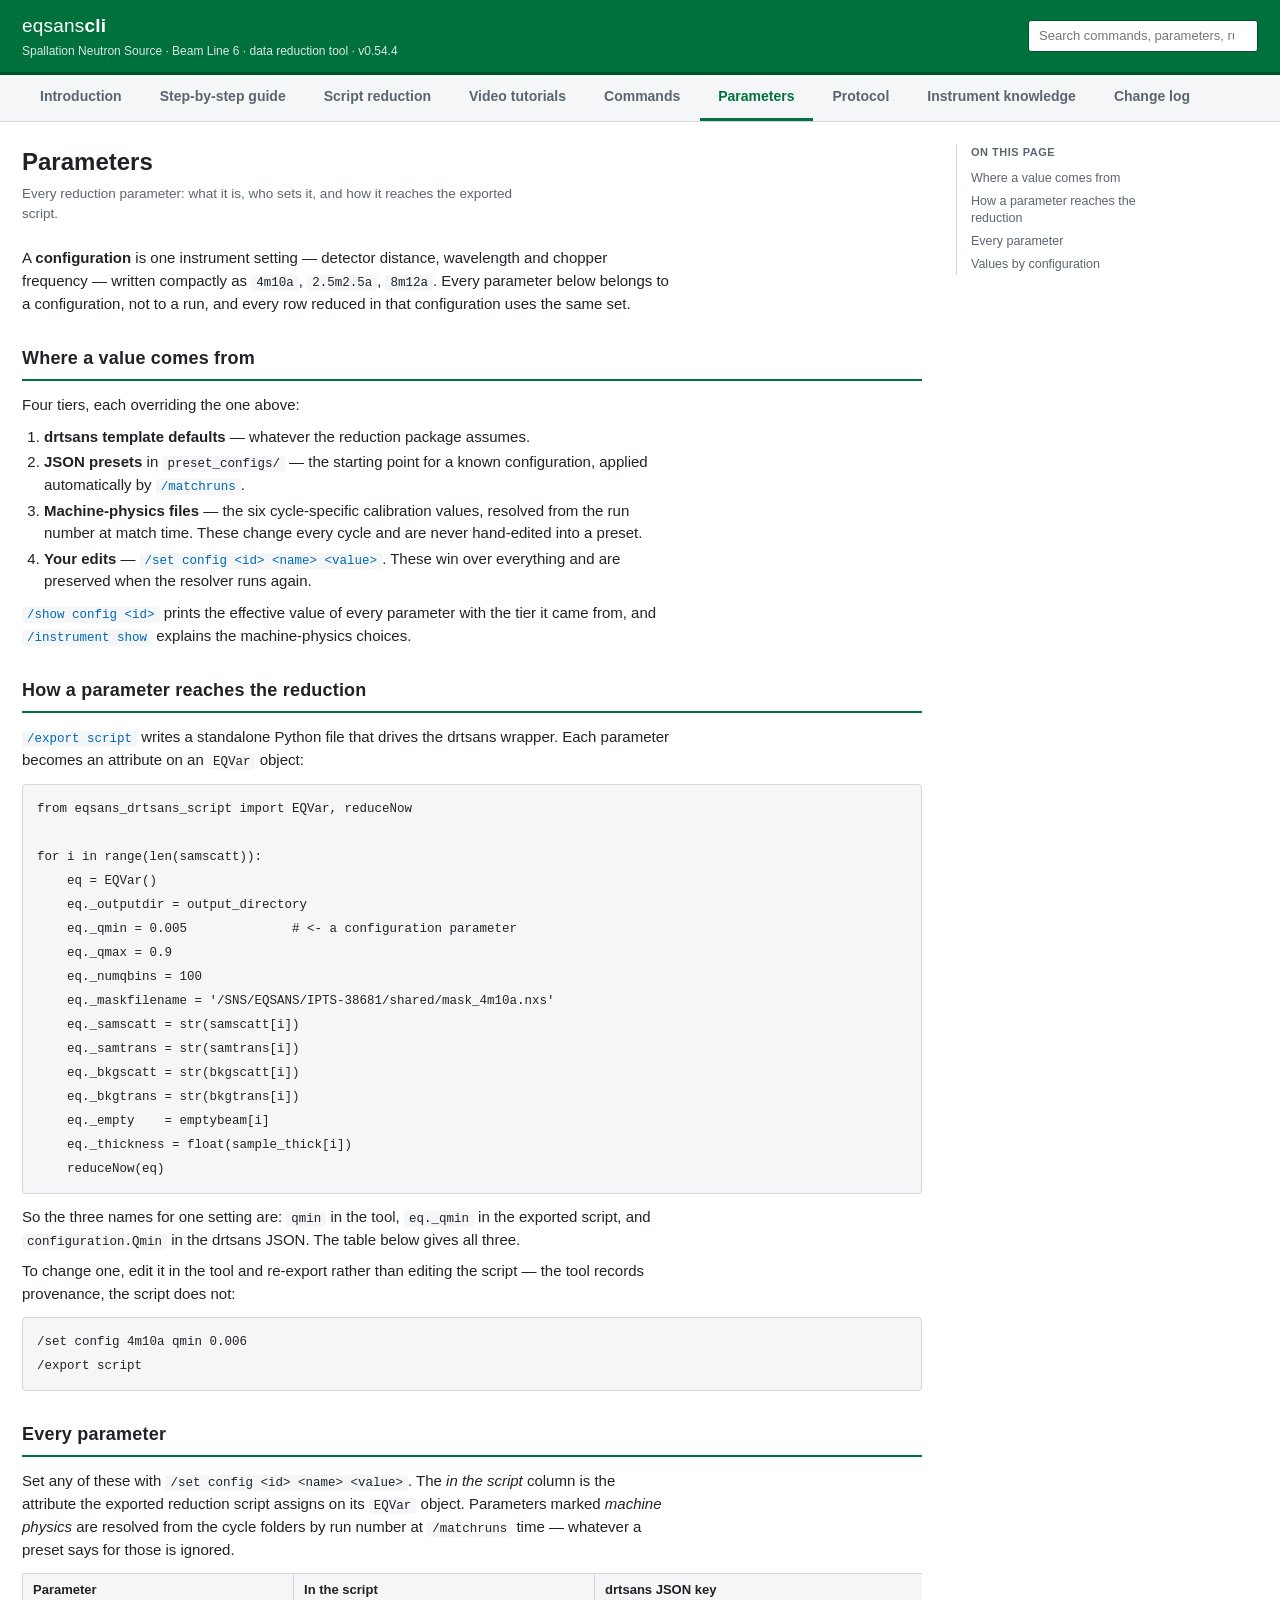
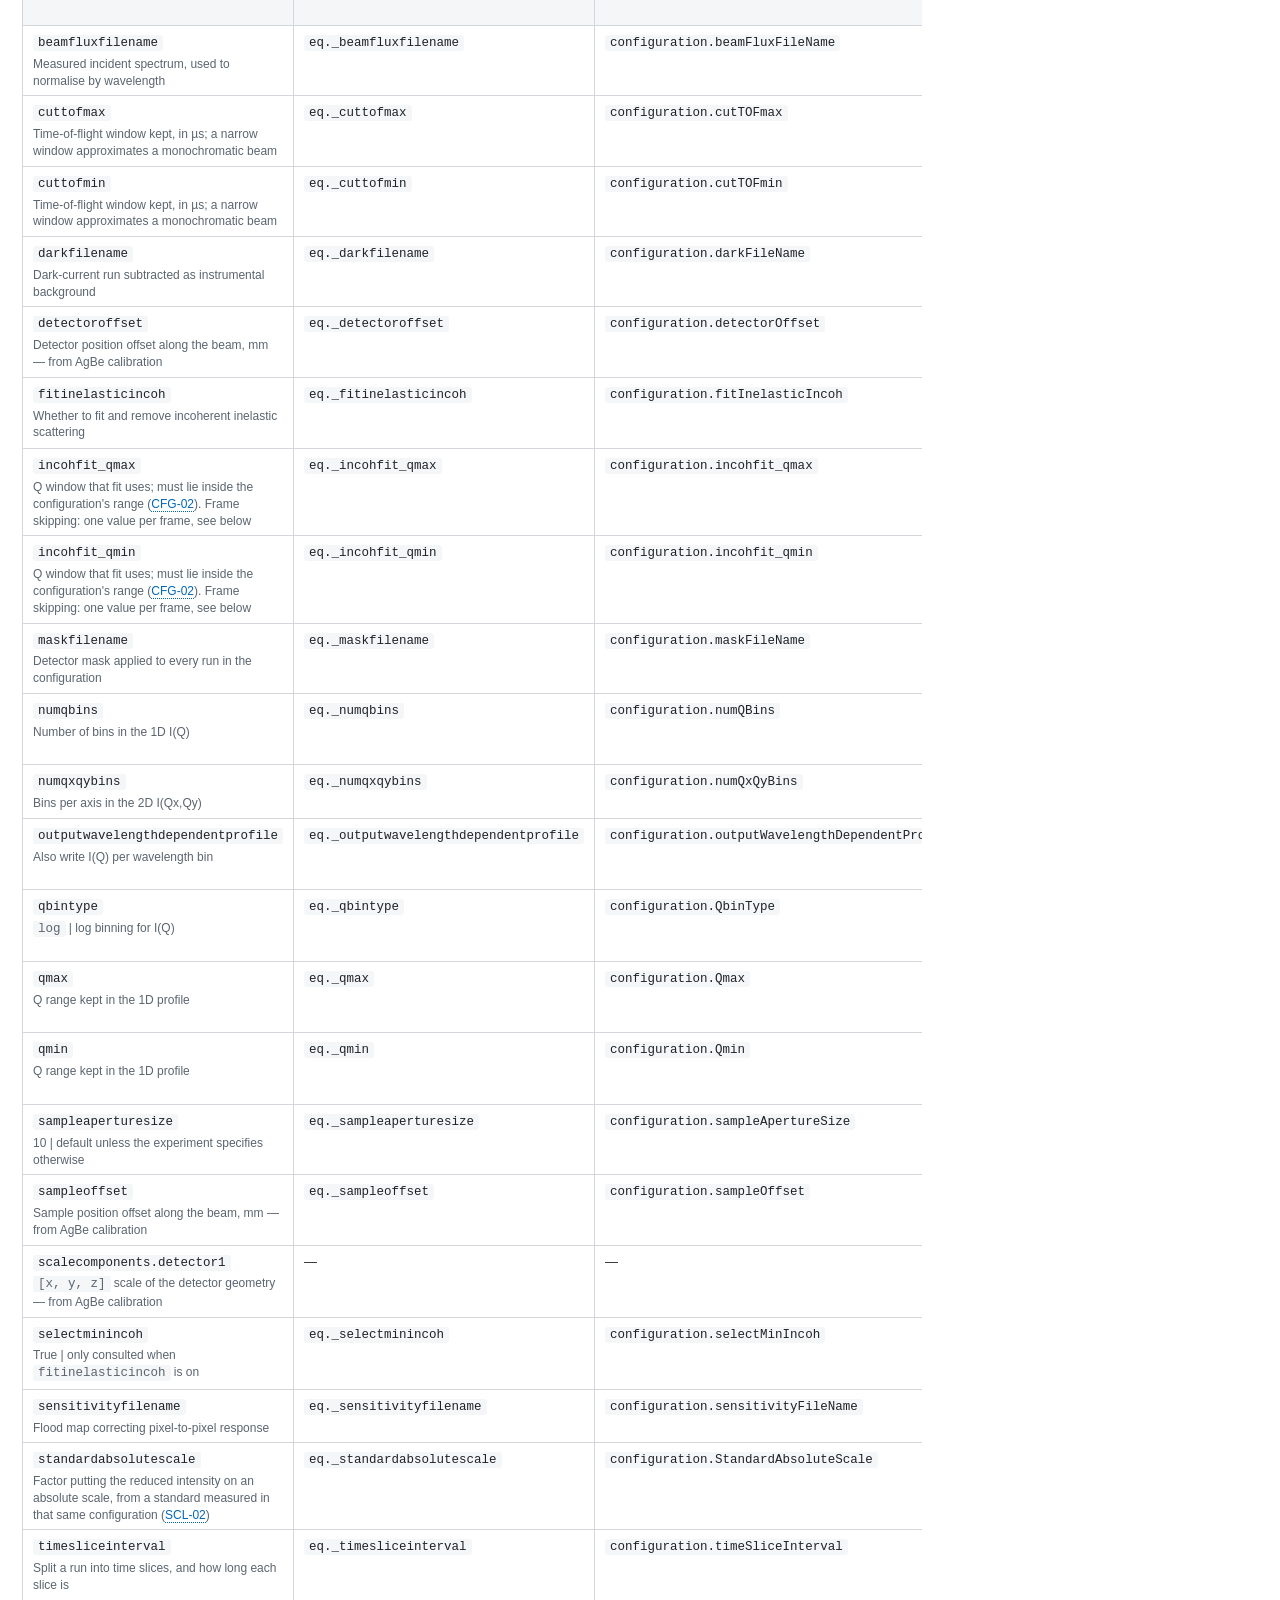
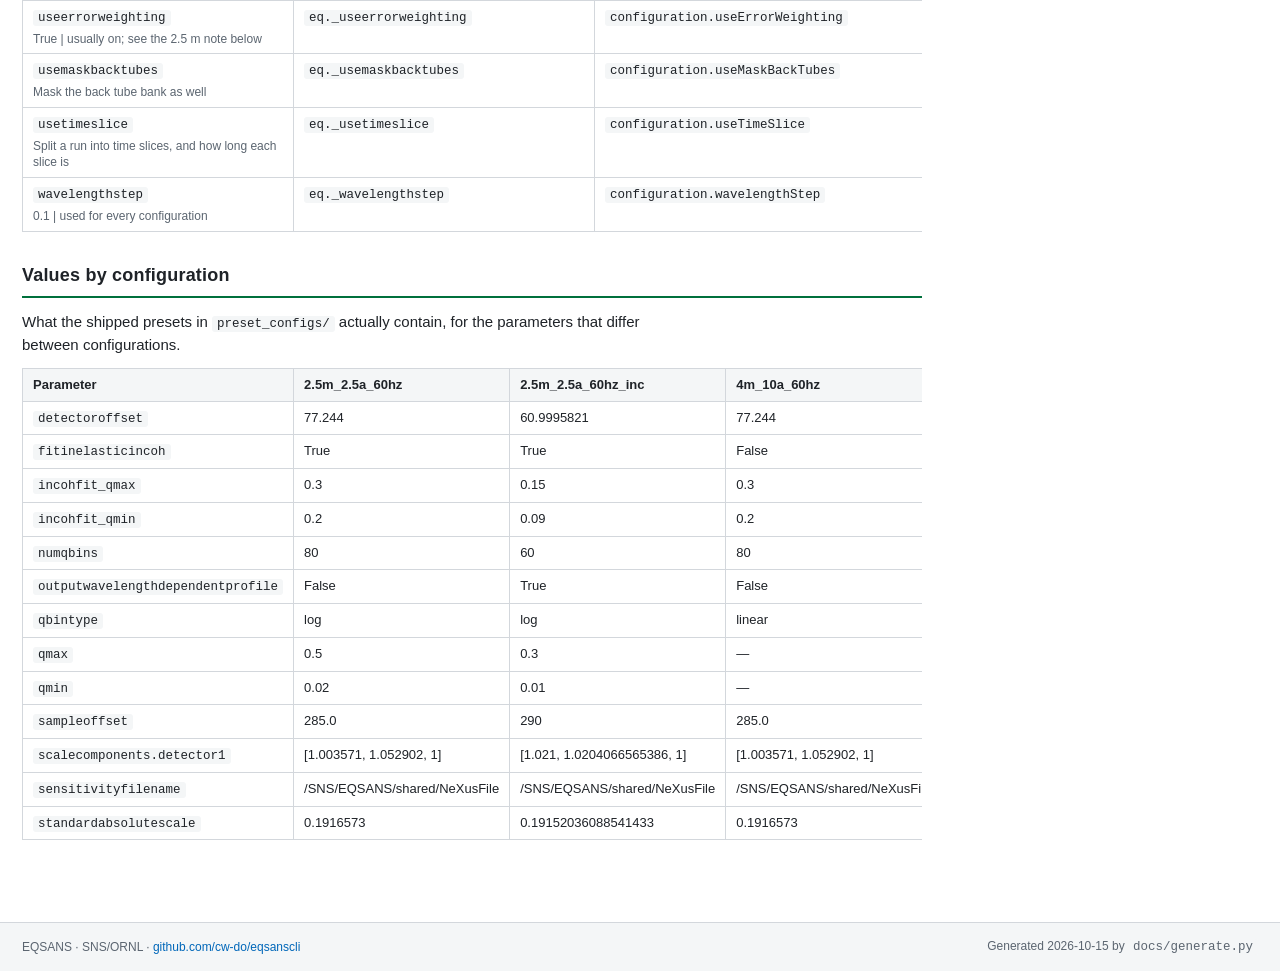
<file: docs/parameters.html>
<!doctype html>
<html lang="en">
<head>
<meta charset="utf-8">
<meta name="viewport" content="width=device-width, initial-scale=1">
<title>Parameters — eqsanscli</title>
<link rel="stylesheet" href="site.css">
</head>
<body>
<header>
  <div class="masthead">
    <div class="bar">
      <div class="brand">
        <a href="index.html"><div class="title">eqsans<b>cli</b></div></a>
        <div class="tagline">Spallation Neutron Source &middot; Beam Line 6 &middot;
          data reduction tool &middot; v0.54.4</div>
      </div>
      <div class="spacer"></div>
      <div class="search-wrap">
        <input id="q" type="search" placeholder="Search commands, parameters, rules  (/)"
               autocomplete="off" spellcheck="false">
        <div id="results" hidden></div>
      </div>
    </div>
  </div>
  <nav class="subnav"><div class="bar"><div class="tabs"><a href="index.html">Introduction</a>
<a href="guide.html">Step-by-step guide</a>
<a href="script-reduction.html">Script reduction</a>
<a href="tutorials.html">Video tutorials</a>
<a href="commands.html">Commands</a>
<a href="parameters.html" class="current">Parameters</a>
<a href="protocol.html">Protocol</a>
<a href="knowledge.html">Instrument knowledge</a>
<a href="changelog.html">Change log</a></div></div></nav>
</header>
<main>
  <nav class="toc"><div class="toc-title">On this page</div><a href="#where-a-value-comes-from" class="lvl2">Where a value comes from</a><a href="#how-a-parameter-reaches-the-reduction" class="lvl2">How a parameter reaches the reduction</a><a href="#every-parameter" class="lvl2">Every parameter</a><a href="#by-configuration" class="lvl2">Values by configuration</a></nav>
  <article>
    <h1 class="page-title">Parameters</h1>
    <p class="lede">Every reduction parameter: what it is, who sets it, and how it reaches the exported script.</p>
    <p>A <strong>configuration</strong> is one instrument setting — detector distance, wavelength and chopper frequency — written compactly as <code>4m10a</code>, <code>2.5m2.5a</code>, <code>8m12a</code>. Every parameter below belongs to a configuration, not to a run, and every row reduced in that configuration uses the same set.</p>
<h2 id="where-a-value-comes-from">Where a value comes from<a class="anchor" href="#where-a-value-comes-from">#</a></h2>
<p>Four tiers, each overriding the one above:</p>
<ol><li><strong>drtsans template defaults</strong> — whatever the reduction package assumes.</li><li><strong>JSON presets</strong> in <code>preset_configs/</code> — the starting point for a known configuration, applied automatically by <code><a href="commands.html#cmd-matchruns">/matchruns</a></code>.</li><li><strong>Machine-physics files</strong> — the six cycle-specific calibration values, resolved from the run number at match time. These change every cycle and are never hand-edited into a preset.</li><li><strong>Your edits</strong> — <code><a href="commands.html#cmd-set-config">/set config &lt;id&gt; &lt;name&gt; &lt;value&gt;</a></code>. These win over everything and are preserved when the resolver runs again.</li></ol>
<p><code><a href="commands.html#cmd-show-config">/show config &lt;id&gt;</a></code> prints the effective value of every parameter with the tier it came from, and <code><a href="commands.html#cmd-instrument">/instrument show</a></code> explains the machine-physics choices.</p>
<h2 id="how-a-parameter-reaches-the-reduction">How a parameter reaches the reduction<a class="anchor" href="#how-a-parameter-reaches-the-reduction">#</a></h2>
<p><code><a href="commands.html#cmd-export-script">/export script</a></code> writes a standalone Python file that drives the drtsans wrapper. Each parameter becomes an attribute on an <code>EQVar</code> object:</p>
<pre class="lang-python"><code>from eqsans_drtsans_script import EQVar, reduceNow

for i in range(len(samscatt)):
    eq = EQVar()
    eq._outputdir = output_directory
    eq._qmin = 0.005              # &lt;- a configuration parameter
    eq._qmax = 0.9
    eq._numqbins = 100
    eq._maskfilename = &#x27;/SNS/EQSANS/IPTS-38681/shared/mask_4m10a.nxs&#x27;
    eq._samscatt = str(samscatt[i])
    eq._samtrans = str(samtrans[i])
    eq._bkgscatt = str(bkgscatt[i])
    eq._bkgtrans = str(bkgtrans[i])
    eq._empty    = emptybeam[i]
    eq._thickness = float(sample_thick[i])
    reduceNow(eq)</code></pre>
<p>So the three names for one setting are: <code>qmin</code> in the tool, <code>eq._qmin</code> in the exported script, and <code>configuration.Qmin</code> in the drtsans JSON. The table below gives all three.</p>
<p>To change one, edit it in the tool and re-export rather than editing the script — the tool records provenance, the script does not:</p>
<pre><code>/set config 4m10a qmin 0.006
/export script</code></pre><h2 id="every-parameter">Every parameter<a class="anchor" href="#every-parameter">#</a></h2><p>Set any of these with <code>/set config &lt;id&gt; &lt;name&gt; &lt;value&gt;</code>. The <em>in the script</em> column is the attribute the exported reduction script assigns on its <code>EQVar</code> object. Parameters marked <em>machine physics</em> are resolved from the cycle folders by run number at <code>/matchruns</code> time — whatever a preset says for those is ignored.</p><div class="table-wrap"><table class="params"><thead><tr><th>Parameter</th><th>In the script</th><th>drtsans JSON key</th><th>Owned by</th><th>Preset value</th></tr></thead><tbody><tr id="param-beamfluxfilename"><td><code>beamfluxfilename</code><br><span class="pdesc">Measured incident spectrum, used to normalise by wavelength</span></td><td><code>eq._beamfluxfilename</code></td><td><code>configuration.beamFluxFileName</code></td><td><span class="owner owner-machine-physics">machine physics</span></td><td><span class="unset">resolved per run</span></td></tr><tr id="param-cuttofmax"><td><code>cuttofmax</code><br><span class="pdesc">Time-of-flight window kept, in µs; a narrow window approximates a monochromatic beam</span></td><td><code>eq._cuttofmax</code></td><td><code>configuration.cutTOFmax</code></td><td><span class="owner owner-preset">preset</span></td><td><code>3000</code></td></tr><tr id="param-cuttofmin"><td><code>cuttofmin</code><br><span class="pdesc">Time-of-flight window kept, in µs; a narrow window approximates a monochromatic beam</span></td><td><code>eq._cuttofmin</code></td><td><code>configuration.cutTOFmin</code></td><td><span class="owner owner-preset">preset</span></td><td><code>1000</code></td></tr><tr id="param-darkfilename"><td><code>darkfilename</code><br><span class="pdesc">Dark-current run subtracted as instrumental background</span></td><td><code>eq._darkfilename</code></td><td><code>configuration.darkFileName</code></td><td><span class="owner owner-machine-physics">machine physics</span></td><td><span class="unset">resolved per run</span></td></tr><tr id="param-detectoroffset"><td><code>detectoroffset</code><br><span class="pdesc">Detector position offset along the beam, mm — from AgBe calibration</span></td><td><code>eq._detectoroffset</code></td><td><code>configuration.detectorOffset</code></td><td><span class="owner owner-machine-physics">machine physics</span></td><td><span class="unset">resolved per run</span></td></tr><tr id="param-fitinelasticincoh"><td><code>fitinelasticincoh</code><br><span class="pdesc">Whether to fit and remove incoherent inelastic scattering</span></td><td><code>eq._fitinelasticincoh</code></td><td><code>configuration.fitInelasticIncoh</code></td><td><span class="owner owner-preset">preset</span></td><td><span class="varies">varies by config</span></td></tr><tr id="param-incohfit-qmax"><td><code>incohfit_qmax</code><br><span class="pdesc">Q window that fit uses; must lie inside the configuration&#x27;s range (<a href="protocol.html#rule-CFG-02" class="rule-ref">CFG-02</a>). Frame skipping: one value per frame, see below</span></td><td><code>eq._incohfit_qmax</code></td><td><code>configuration.incohfit_qmax</code></td><td><span class="owner owner-preset">preset</span></td><td><span class="varies">varies by config</span></td></tr><tr id="param-incohfit-qmin"><td><code>incohfit_qmin</code><br><span class="pdesc">Q window that fit uses; must lie inside the configuration&#x27;s range (<a href="protocol.html#rule-CFG-02" class="rule-ref">CFG-02</a>). Frame skipping: one value per frame, see below</span></td><td><code>eq._incohfit_qmin</code></td><td><code>configuration.incohfit_qmin</code></td><td><span class="owner owner-preset">preset</span></td><td><span class="varies">varies by config</span></td></tr><tr id="param-maskfilename"><td><code>maskfilename</code><br><span class="pdesc">Detector mask applied to every run in the configuration</span></td><td><code>eq._maskfilename</code></td><td><code>configuration.maskFileName</code></td><td><span class="owner owner-machine-physics">machine physics</span></td><td><span class="unset">resolved per run</span></td></tr><tr id="param-numqbins"><td><code>numqbins</code><br><span class="pdesc">Number of bins in the 1D I(Q)</span></td><td><code>eq._numqbins</code></td><td><code>configuration.numQBins</code></td><td><span class="owner owner-preset">preset</span></td><td><span class="varies">varies by config</span></td></tr><tr id="param-numqxqybins"><td><code>numqxqybins</code><br><span class="pdesc">Bins per axis in the 2D I(Qx,Qy)</span></td><td><code>eq._numqxqybins</code></td><td><code>configuration.numQxQyBins</code></td><td><span class="owner owner-preset">preset</span></td><td><code>80</code></td></tr><tr id="param-outputwavelengthdependentprofile"><td><code>outputwavelengthdependentprofile</code><br><span class="pdesc">Also write I(Q) per wavelength bin</span></td><td><code>eq._outputwavelengthdependentprofile</code></td><td><code>configuration.outputWavelengthDependentProfile</code></td><td><span class="owner owner-preset">preset</span></td><td><span class="varies">varies by config</span></td></tr><tr id="param-qbintype"><td><code>qbintype</code><br><span class="pdesc"><code>log</code> | log binning for I(Q)</span></td><td><code>eq._qbintype</code></td><td><code>configuration.QbinType</code></td><td><span class="owner owner-preset">preset</span></td><td><span class="varies">varies by config</span></td></tr><tr id="param-qmax"><td><code>qmax</code><br><span class="pdesc">Q range kept in the 1D profile</span></td><td><code>eq._qmax</code></td><td><code>configuration.Qmax</code></td><td><span class="owner owner-preset">preset</span></td><td><span class="varies">varies by config</span></td></tr><tr id="param-qmin"><td><code>qmin</code><br><span class="pdesc">Q range kept in the 1D profile</span></td><td><code>eq._qmin</code></td><td><code>configuration.Qmin</code></td><td><span class="owner owner-preset">preset</span></td><td><span class="varies">varies by config</span></td></tr><tr id="param-sampleaperturesize"><td><code>sampleaperturesize</code><br><span class="pdesc">10 | default unless the experiment specifies otherwise</span></td><td><code>eq._sampleaperturesize</code></td><td><code>configuration.sampleApertureSize</code></td><td><span class="owner owner-preset">preset</span></td><td><code>10</code></td></tr><tr id="param-sampleoffset"><td><code>sampleoffset</code><br><span class="pdesc">Sample position offset along the beam, mm — from AgBe calibration</span></td><td><code>eq._sampleoffset</code></td><td><code>configuration.sampleOffset</code></td><td><span class="owner owner-machine-physics">machine physics</span></td><td><span class="unset">resolved per run</span></td></tr><tr id="param-scalecomponentsdetector1"><td><code>scalecomponents.detector1</code><br><span class="pdesc"><code>[x, y, z]</code> scale of the detector geometry — from AgBe calibration</span></td><td>&mdash;</td><td>&mdash;</td><td><span class="owner owner-machine-physics">machine physics</span></td><td><span class="unset">resolved per run</span></td></tr><tr id="param-selectminincoh"><td><code>selectminincoh</code><br><span class="pdesc">True | only consulted when <code>fitinelasticincoh</code> is on</span></td><td><code>eq._selectminincoh</code></td><td><code>configuration.selectMinIncoh</code></td><td><span class="owner owner-preset">preset</span></td><td><code>True</code></td></tr><tr id="param-sensitivityfilename"><td><code>sensitivityfilename</code><br><span class="pdesc">Flood map correcting pixel-to-pixel response</span></td><td><code>eq._sensitivityfilename</code></td><td><code>configuration.sensitivityFileName</code></td><td><span class="owner owner-machine-physics">machine physics</span></td><td><span class="unset">resolved per run</span></td></tr><tr id="param-standardabsolutescale"><td><code>standardabsolutescale</code><br><span class="pdesc">Factor putting the reduced intensity on an absolute scale, from a standard measured in that same configuration (<a href="protocol.html#rule-SCL-02" class="rule-ref">SCL-02</a>)</span></td><td><code>eq._standardabsolutescale</code></td><td><code>configuration.StandardAbsoluteScale</code></td><td><span class="owner owner-preset">preset</span></td><td><span class="varies">varies by config</span></td></tr><tr id="param-timesliceinterval"><td><code>timesliceinterval</code><br><span class="pdesc">Split a run into time slices, and how long each slice is</span></td><td><code>eq._timesliceinterval</code></td><td><code>configuration.timeSliceInterval</code></td><td><span class="owner owner-preset">preset</span></td><td><code>300</code></td></tr><tr id="param-useerrorweighting"><td><code>useerrorweighting</code><br><span class="pdesc">True | usually on; see the 2.5 m note below</span></td><td><code>eq._useerrorweighting</code></td><td><code>configuration.useErrorWeighting</code></td><td><span class="owner owner-preset">preset</span></td><td><code>True</code></td></tr><tr id="param-usemaskbacktubes"><td><code>usemaskbacktubes</code><br><span class="pdesc">Mask the back tube bank as well</span></td><td><code>eq._usemaskbacktubes</code></td><td><code>configuration.useMaskBackTubes</code></td><td><span class="owner owner-preset">preset</span></td><td><code>False</code></td></tr><tr id="param-usetimeslice"><td><code>usetimeslice</code><br><span class="pdesc">Split a run into time slices, and how long each slice is</span></td><td><code>eq._usetimeslice</code></td><td><code>configuration.useTimeSlice</code></td><td><span class="owner owner-preset">preset</span></td><td><code>False</code></td></tr><tr id="param-wavelengthstep"><td><code>wavelengthstep</code><br><span class="pdesc">0.1 | used for every configuration</span></td><td><code>eq._wavelengthstep</code></td><td><code>configuration.wavelengthStep</code></td><td><span class="owner owner-preset">preset</span></td><td><code>0.1</code></td></tr></tbody></table></div><h2 id="by-configuration">Values by configuration<a class="anchor" href="#by-configuration">#</a></h2><p>What the shipped presets in <code>preset_configs/</code> actually contain, for the parameters that differ between configurations.</p><div class="table-wrap"><table class="params"><thead><tr><th>Parameter</th><th>2.5m_2.5a_60hz</th><th>2.5m_2.5a_60hz_inc</th><th>4m_10a_60hz</th><th>4m_2.5a_60hz</th><th>8m_10a_60hz</th><th>8m_12a_60hz</th></tr></thead><tbody><tr><td><code>detectoroffset</code></td><td>77.244</td><td>60.9995821</td><td>77.244</td><td>77.244</td><td>77.244</td><td>77.244</td></tr><tr><td><code>fitinelasticincoh</code></td><td>True</td><td>True</td><td>False</td><td>False</td><td>False</td><td>False</td></tr><tr><td><code>incohfit_qmax</code></td><td>0.3</td><td>0.15</td><td>0.3</td><td>0.3</td><td>0.3</td><td>0.3</td></tr><tr><td><code>incohfit_qmin</code></td><td>0.2</td><td>0.09</td><td>0.2</td><td>0.2</td><td>0.2</td><td>0.2</td></tr><tr><td><code>numqbins</code></td><td>80</td><td>60</td><td>80</td><td>80</td><td>80</td><td>80</td></tr><tr><td><code>outputwavelengthdependentprofile</code></td><td>False</td><td>True</td><td>False</td><td>False</td><td>False</td><td>False</td></tr><tr><td><code>qbintype</code></td><td>log</td><td>log</td><td>linear</td><td>linear</td><td>linear</td><td>linear</td></tr><tr><td><code>qmax</code></td><td>0.5</td><td>0.3</td><td>—</td><td>—</td><td>—</td><td>—</td></tr><tr><td><code>qmin</code></td><td>0.02</td><td>0.01</td><td>—</td><td>—</td><td>—</td><td>—</td></tr><tr><td><code>sampleoffset</code></td><td>285.0</td><td>290</td><td>285.0</td><td>285.0</td><td>285.0</td><td>285.0</td></tr><tr><td><code>scalecomponents.detector1</code></td><td>[1.003571, 1.052902, 1]</td><td>[1.021, 1.0204066565386, 1]</td><td>[1.003571, 1.052902, 1]</td><td>[1.003571, 1.052902, 1]</td><td>[1.003571, 1.052902, 1]</td><td>[1.003571, 1.052902, 1]</td></tr><tr><td><code>sensitivityfilename</code></td><td>/SNS/EQSANS/shared/NeXusFile</td><td>/SNS/EQSANS/shared/NeXusFile</td><td>/SNS/EQSANS/shared/NeXusFile</td><td>/SNS/EQSANS/shared/NeXusFile</td><td>/SNS/EQSANS/shared/NeXusFile</td><td>/SNS/EQSANS/shared/NeXusFile</td></tr><tr><td><code>standardabsolutescale</code></td><td>0.1916573</td><td>0.19152036088541433</td><td>0.1916573</td><td>1</td><td>1</td><td>0.1916573</td></tr></tbody></table></div>
  </article>
</main>
<footer><div class="bar">
  <span>EQSANS &middot; SNS/ORNL &middot; <a href="https://github.com/cw-do/eqsanscli">github.com/cw-do/eqsanscli</a></span>
  <span>Generated 2026-10-15 by <code>docs/generate.py</code></span>
</div></footer>
<script src="search.js"></script>
</body>
</html>
</file>
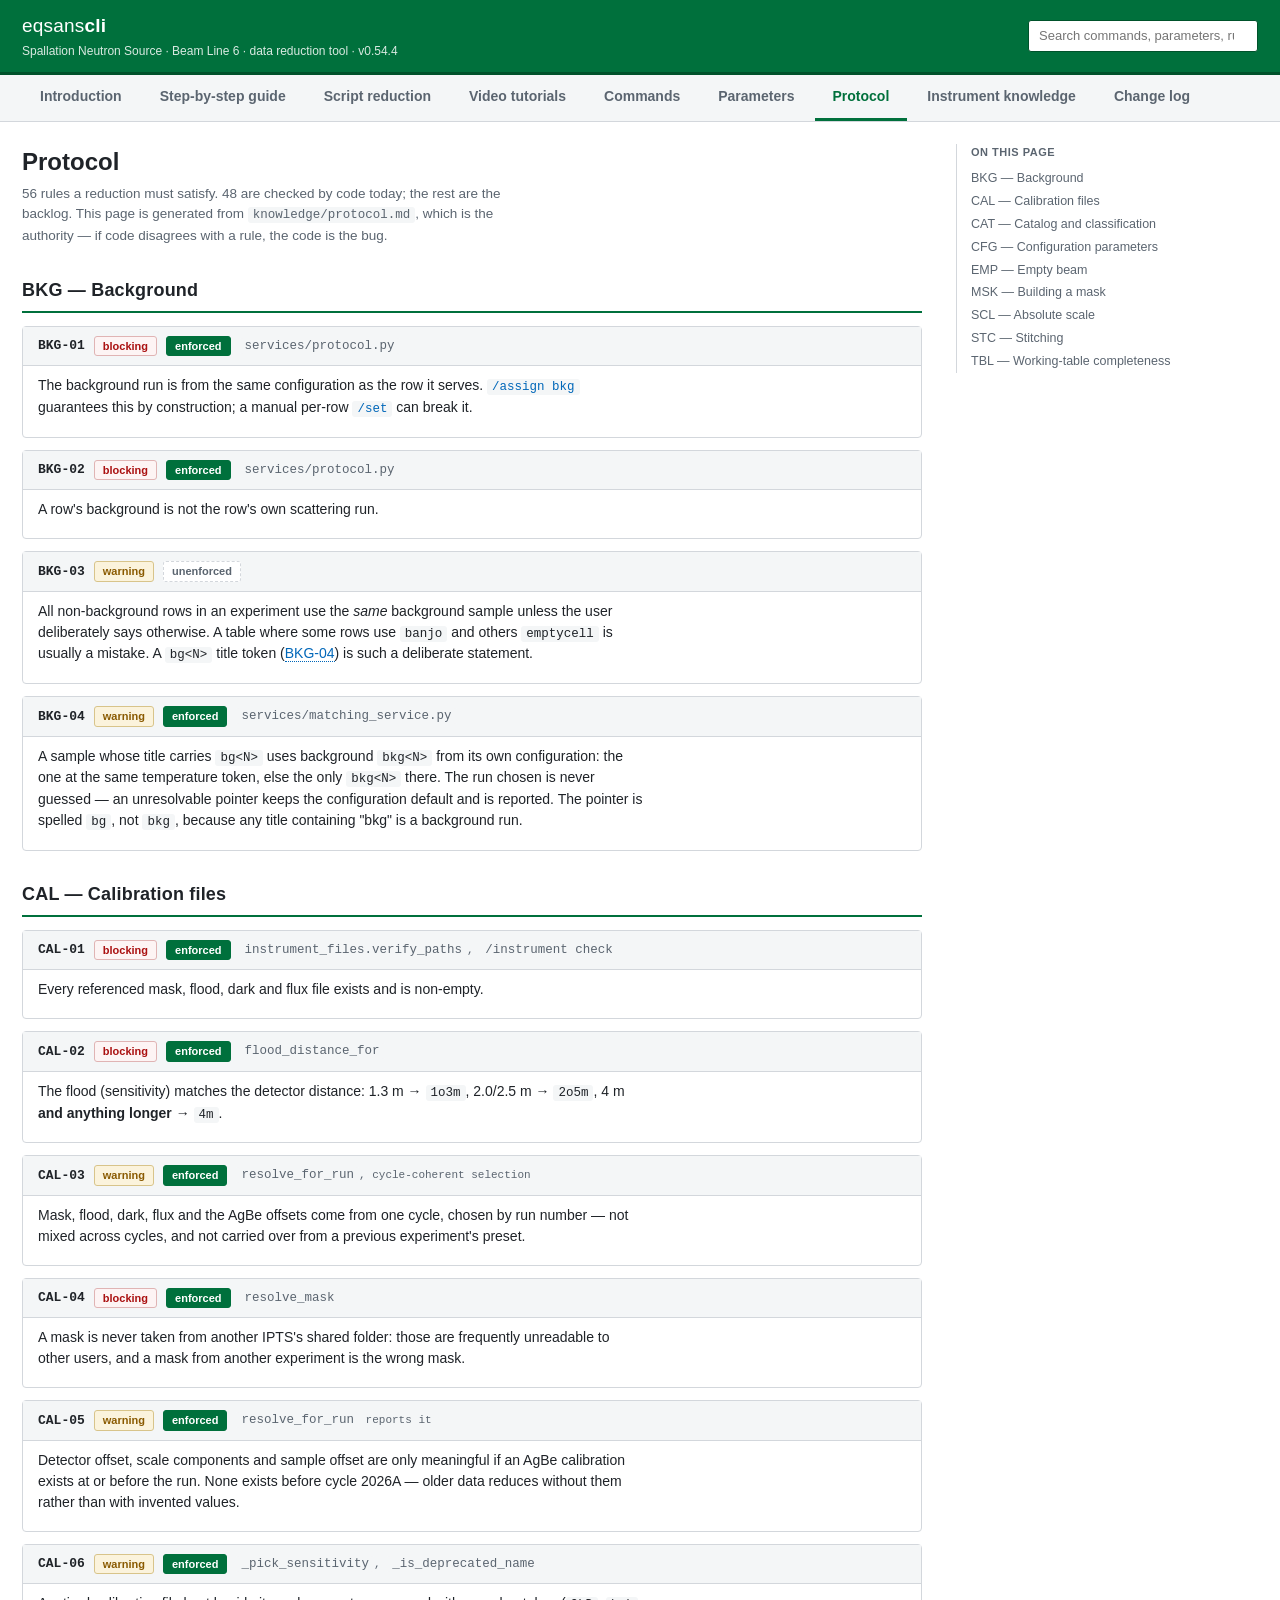
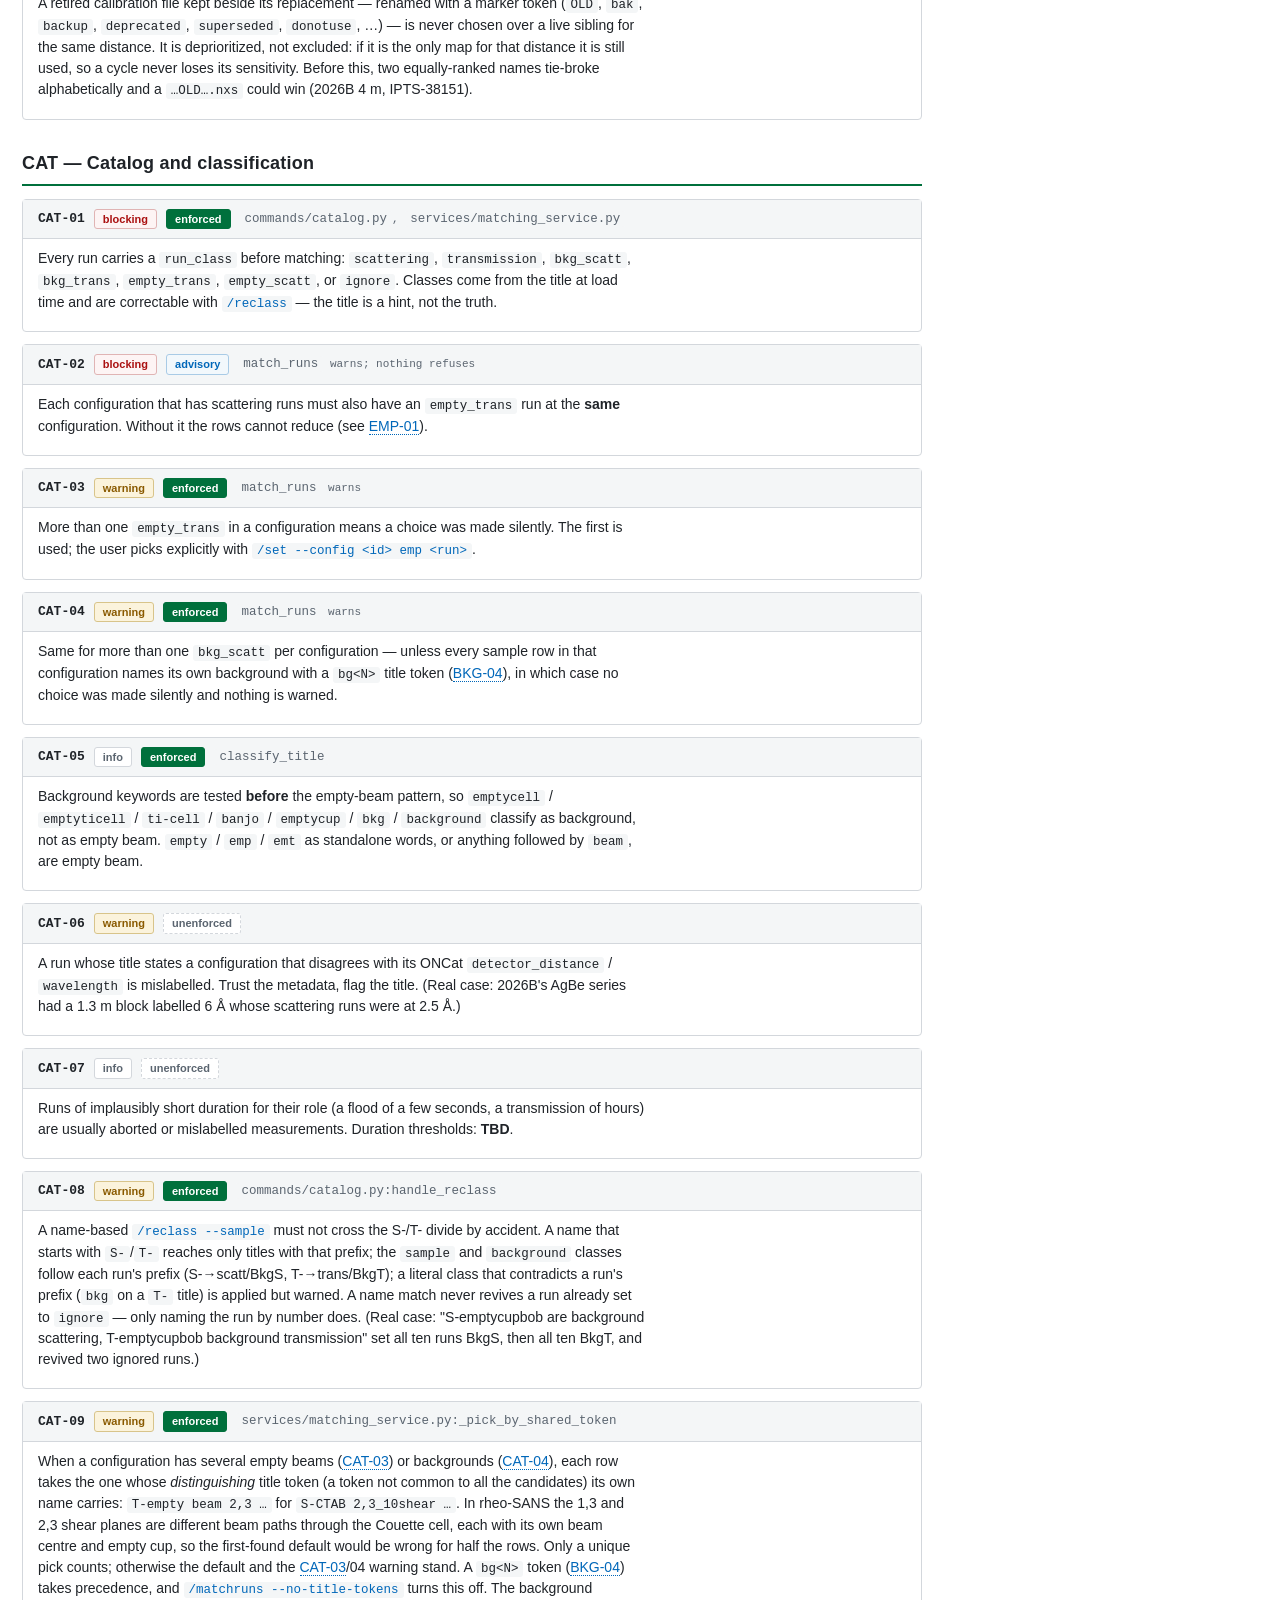
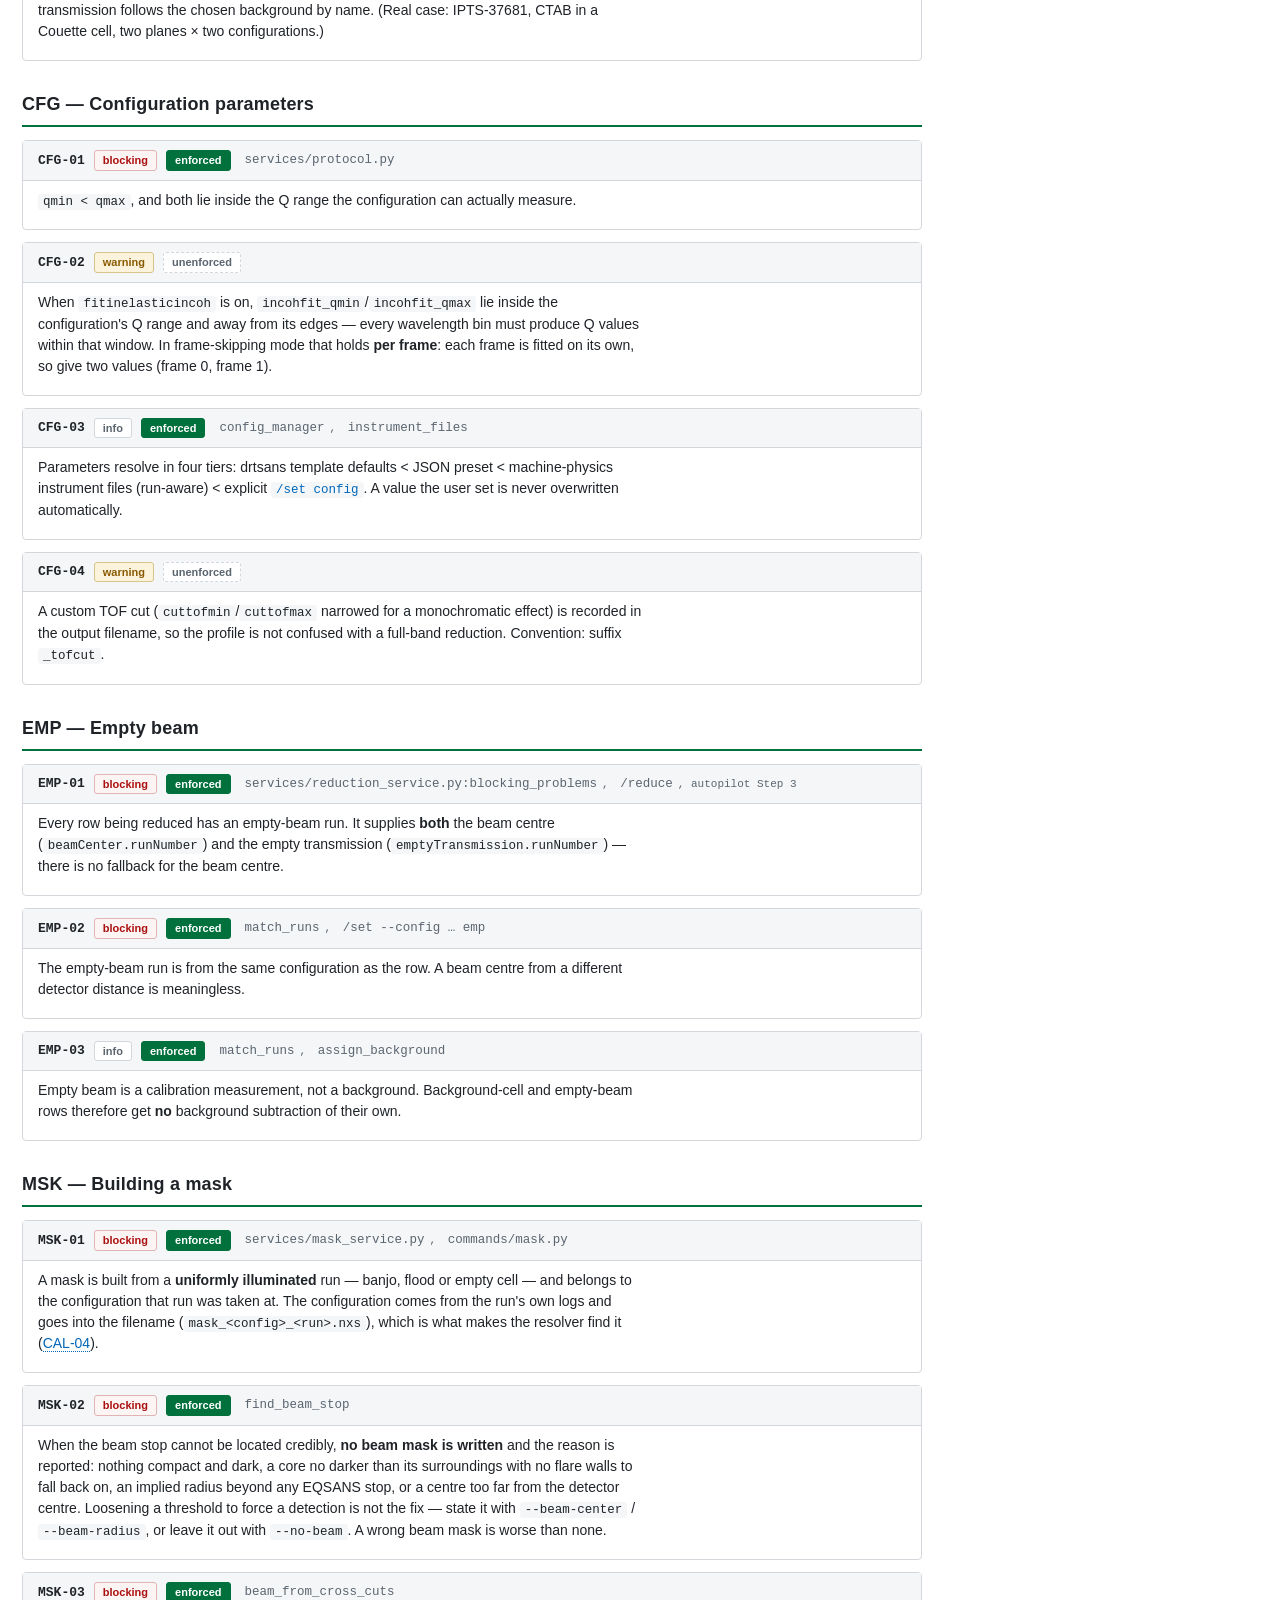
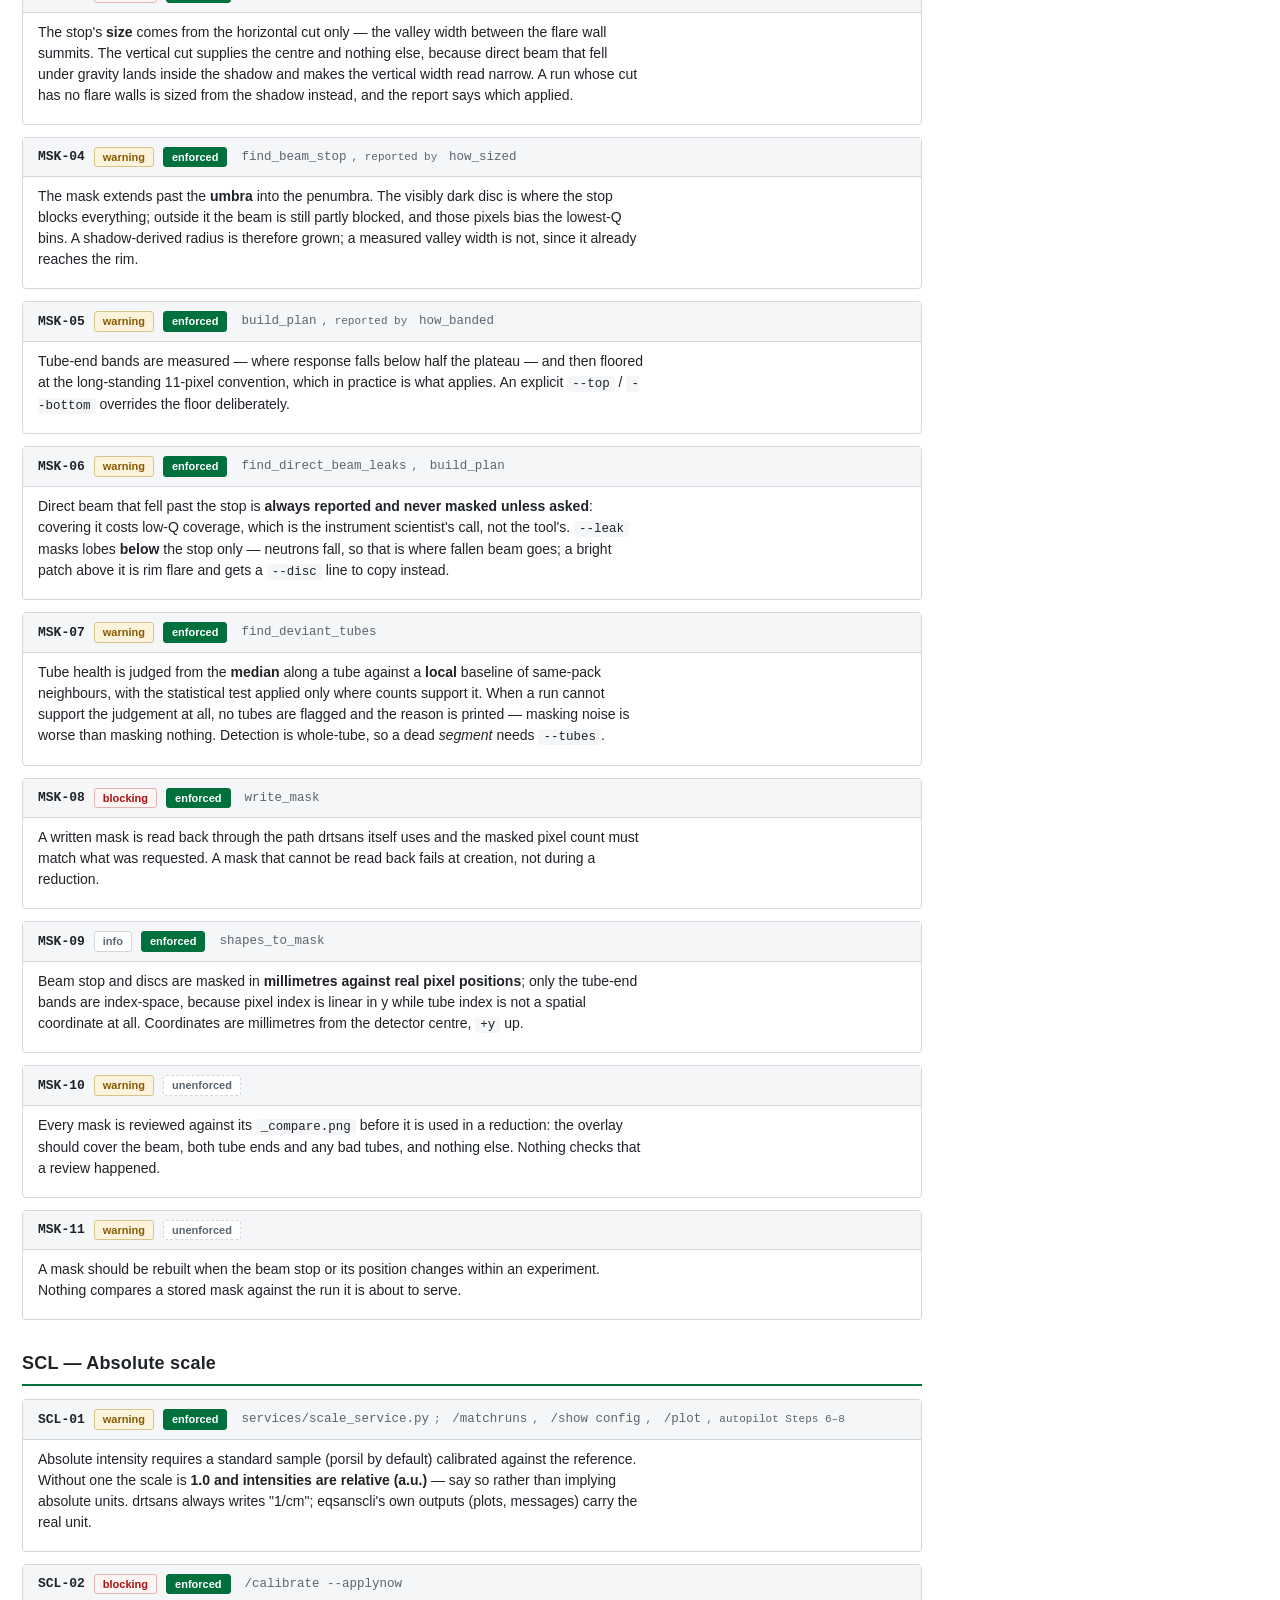
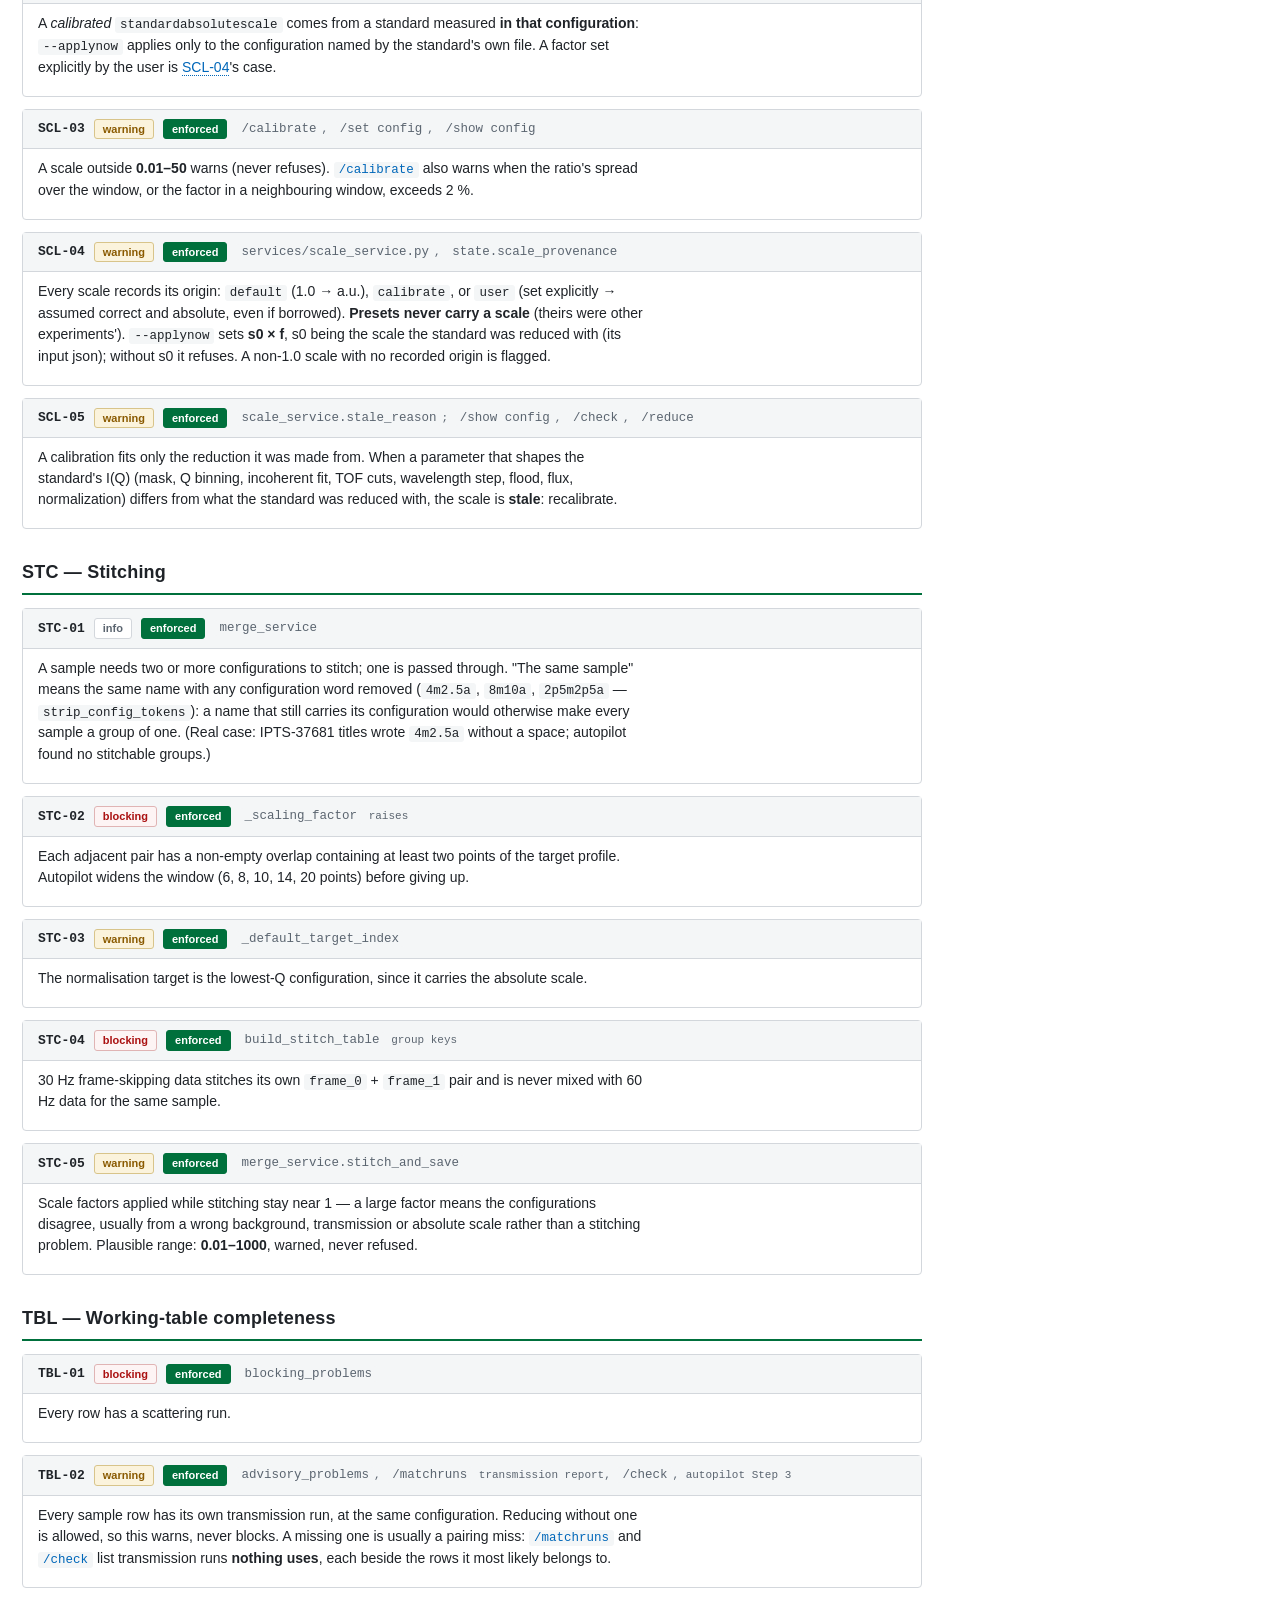
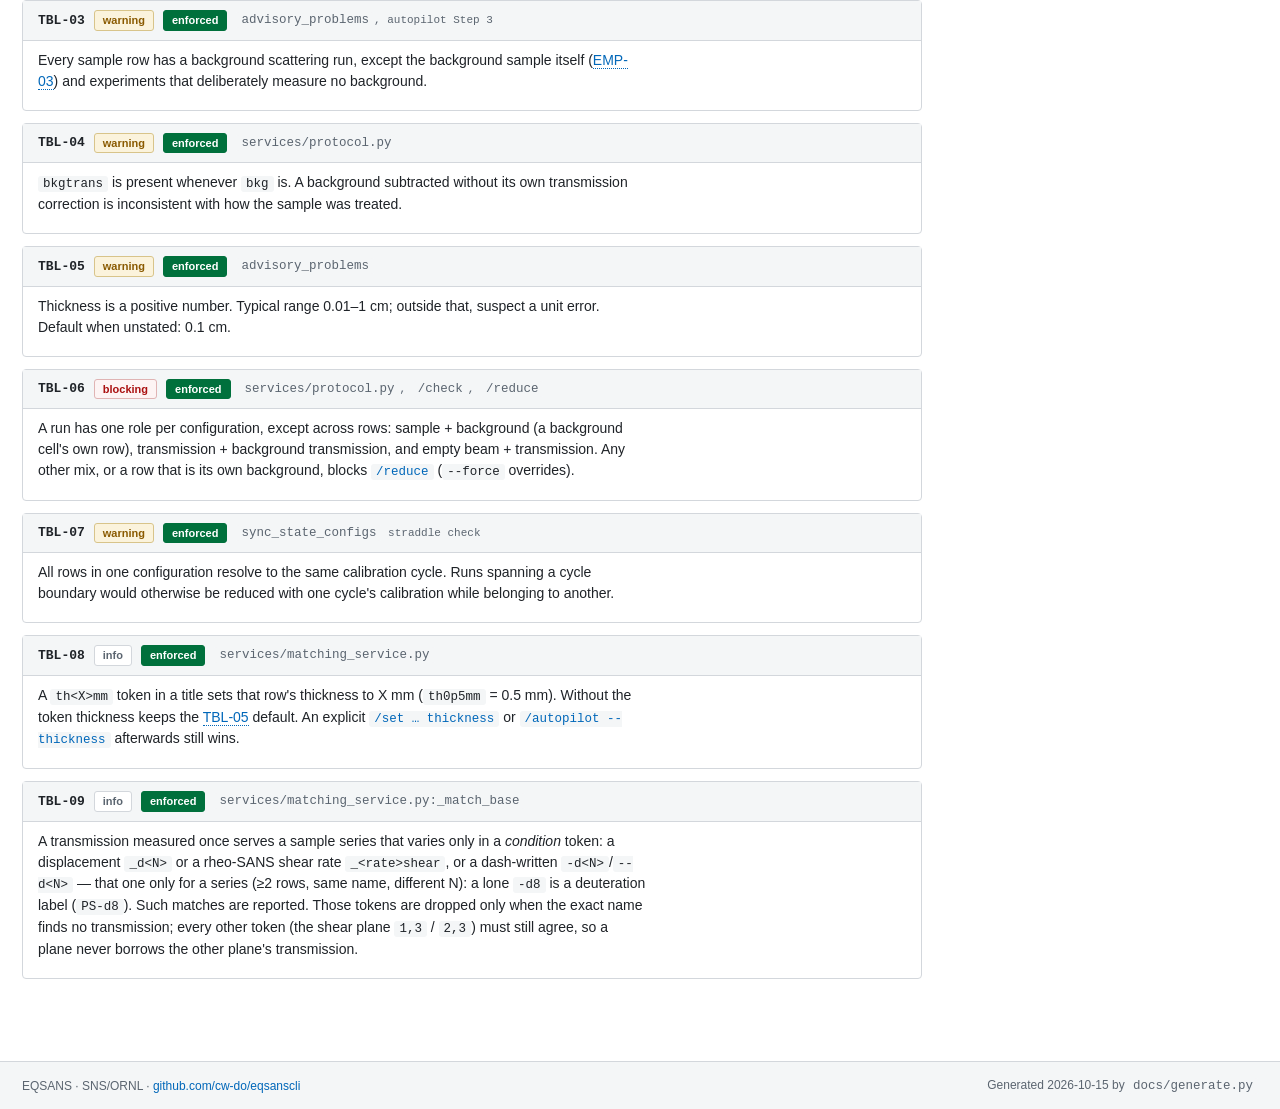
<file: docs/protocol.html>
<!doctype html>
<html lang="en">
<head>
<meta charset="utf-8">
<meta name="viewport" content="width=device-width, initial-scale=1">
<title>Protocol — eqsanscli</title>
<link rel="stylesheet" href="site.css">
</head>
<body>
<header>
  <div class="masthead">
    <div class="bar">
      <div class="brand">
        <a href="index.html"><div class="title">eqsans<b>cli</b></div></a>
        <div class="tagline">Spallation Neutron Source &middot; Beam Line 6 &middot;
          data reduction tool &middot; v0.54.4</div>
      </div>
      <div class="spacer"></div>
      <div class="search-wrap">
        <input id="q" type="search" placeholder="Search commands, parameters, rules  (/)"
               autocomplete="off" spellcheck="false">
        <div id="results" hidden></div>
      </div>
    </div>
  </div>
  <nav class="subnav"><div class="bar"><div class="tabs"><a href="index.html">Introduction</a>
<a href="guide.html">Step-by-step guide</a>
<a href="script-reduction.html">Script reduction</a>
<a href="tutorials.html">Video tutorials</a>
<a href="commands.html">Commands</a>
<a href="parameters.html">Parameters</a>
<a href="protocol.html" class="current">Protocol</a>
<a href="knowledge.html">Instrument knowledge</a>
<a href="changelog.html">Change log</a></div></div></nav>
</header>
<main>
  <nav class="toc"><div class="toc-title">On this page</div><a href="#sec-BKG" class="lvl2">BKG — Background</a><a href="#sec-CAL" class="lvl2">CAL — Calibration files</a><a href="#sec-CAT" class="lvl2">CAT — Catalog and classification</a><a href="#sec-CFG" class="lvl2">CFG — Configuration parameters</a><a href="#sec-EMP" class="lvl2">EMP — Empty beam</a><a href="#sec-MSK" class="lvl2">MSK — Building a mask</a><a href="#sec-SCL" class="lvl2">SCL — Absolute scale</a><a href="#sec-STC" class="lvl2">STC — Stitching</a><a href="#sec-TBL" class="lvl2">TBL — Working-table completeness</a></nav>
  <article>
    <h1 class="page-title">Protocol</h1>
    
    <p class="lede">56 rules a reduction must satisfy. 48 are checked by code today; the rest are the backlog. This page is generated from <code>knowledge/protocol.md</code>, which is the authority — if code disagrees with a rule, the code is the bug.</p>
<h2 id="sec-BKG">BKG — Background<a class="anchor" href="#sec-BKG">#</a></h2>
<section class="rule" id="rule-BKG-01"><div class="rule-head"><code class="rule-id">BKG-01</code><span class="badge sev-blocking">blocking</span><span class="badge enf-enforced">enforced</span><span class="enf-by"><code>services/protocol.py</code></span><a class="anchor" href="#rule-BKG-01">#</a></div><p>The background run is from the same configuration as the row it serves. <code><a href="commands.html#cmd-assign">/assign bkg</a></code> guarantees this by construction; a manual per-row <code><a href="commands.html#cmd-set">/set</a></code> can break it.</p></section>
<section class="rule" id="rule-BKG-02"><div class="rule-head"><code class="rule-id">BKG-02</code><span class="badge sev-blocking">blocking</span><span class="badge enf-enforced">enforced</span><span class="enf-by"><code>services/protocol.py</code></span><a class="anchor" href="#rule-BKG-02">#</a></div><p>A row&#x27;s background is not the row&#x27;s own scattering run.</p></section>
<section class="rule" id="rule-BKG-03"><div class="rule-head"><code class="rule-id">BKG-03</code><span class="badge sev-warning">warning</span><span class="badge enf-unenforced">unenforced</span><a class="anchor" href="#rule-BKG-03">#</a></div><p>All non-background rows in an experiment use the <em>same</em> background sample unless the user deliberately says otherwise. A table where some rows use <code>banjo</code> and others <code>emptycell</code> is usually a mistake. A <code>bg&lt;N&gt;</code> title token (<a href="protocol.html#rule-BKG-04" class="rule-ref">BKG-04</a>) is such a deliberate statement.</p></section>
<section class="rule" id="rule-BKG-04"><div class="rule-head"><code class="rule-id">BKG-04</code><span class="badge sev-warning">warning</span><span class="badge enf-enforced">enforced</span><span class="enf-by"><code>services/matching_service.py</code></span><a class="anchor" href="#rule-BKG-04">#</a></div><p>A sample whose title carries <code>bg&lt;N&gt;</code> uses background <code>bkg&lt;N&gt;</code> from its own configuration: the one at the same temperature token, else the only <code>bkg&lt;N&gt;</code> there. The run chosen is never guessed — an unresolvable pointer keeps the configuration default and is reported. The pointer is spelled <code>bg</code>, not <code>bkg</code>, because any title containing &quot;bkg&quot; is a background run.</p></section>
<h2 id="sec-CAL">CAL — Calibration files<a class="anchor" href="#sec-CAL">#</a></h2>
<section class="rule" id="rule-CAL-01"><div class="rule-head"><code class="rule-id">CAL-01</code><span class="badge sev-blocking">blocking</span><span class="badge enf-enforced">enforced</span><span class="enf-by"><code>instrument_files.verify_paths</code>, <code>/instrument check</code></span><a class="anchor" href="#rule-CAL-01">#</a></div><p>Every referenced mask, flood, dark and flux file exists and is non-empty.</p></section>
<section class="rule" id="rule-CAL-02"><div class="rule-head"><code class="rule-id">CAL-02</code><span class="badge sev-blocking">blocking</span><span class="badge enf-enforced">enforced</span><span class="enf-by"><code>flood_distance_for</code></span><a class="anchor" href="#rule-CAL-02">#</a></div><p>The flood (sensitivity) matches the detector distance: 1.3 m → <code>1o3m</code>, 2.0/2.5 m → <code>2o5m</code>, 4 m <strong>and anything longer</strong> → <code>4m</code>.</p></section>
<section class="rule" id="rule-CAL-03"><div class="rule-head"><code class="rule-id">CAL-03</code><span class="badge sev-warning">warning</span><span class="badge enf-enforced">enforced</span><span class="enf-by"><code>resolve_for_run</code>, cycle-coherent selection</span><a class="anchor" href="#rule-CAL-03">#</a></div><p>Mask, flood, dark, flux and the AgBe offsets come from one cycle, chosen by run number — not mixed across cycles, and not carried over from a previous experiment&#x27;s preset.</p></section>
<section class="rule" id="rule-CAL-04"><div class="rule-head"><code class="rule-id">CAL-04</code><span class="badge sev-blocking">blocking</span><span class="badge enf-enforced">enforced</span><span class="enf-by"><code>resolve_mask</code></span><a class="anchor" href="#rule-CAL-04">#</a></div><p>A mask is never taken from another IPTS&#x27;s shared folder: those are frequently unreadable to other users, and a mask from another experiment is the wrong mask.</p></section>
<section class="rule" id="rule-CAL-05"><div class="rule-head"><code class="rule-id">CAL-05</code><span class="badge sev-warning">warning</span><span class="badge enf-enforced">enforced</span><span class="enf-by"><code>resolve_for_run</code> reports it</span><a class="anchor" href="#rule-CAL-05">#</a></div><p>Detector offset, scale components and sample offset are only meaningful if an AgBe calibration exists at or before the run. None exists before cycle 2026A — older data reduces without them rather than with invented values.</p></section>
<section class="rule" id="rule-CAL-06"><div class="rule-head"><code class="rule-id">CAL-06</code><span class="badge sev-warning">warning</span><span class="badge enf-enforced">enforced</span><span class="enf-by"><code>_pick_sensitivity</code>, <code>_is_deprecated_name</code></span><a class="anchor" href="#rule-CAL-06">#</a></div><p>A retired calibration file kept beside its replacement — renamed with a marker token (<code>OLD</code>, <code>bak</code>, <code>backup</code>, <code>deprecated</code>, <code>superseded</code>, <code>donotuse</code>, …) — is never chosen over a live sibling for the same distance. It is deprioritized, not excluded: if it is the only map for that distance it is still used, so a cycle never loses its sensitivity. Before this, two equally-ranked names tie-broke alphabetically and a <code>…OLD….nxs</code> could win (2026B 4 m, IPTS-38151).</p></section>
<h2 id="sec-CAT">CAT — Catalog and classification<a class="anchor" href="#sec-CAT">#</a></h2>
<section class="rule" id="rule-CAT-01"><div class="rule-head"><code class="rule-id">CAT-01</code><span class="badge sev-blocking">blocking</span><span class="badge enf-enforced">enforced</span><span class="enf-by"><code>commands/catalog.py</code>, <code>services/matching_service.py</code></span><a class="anchor" href="#rule-CAT-01">#</a></div><p>Every run carries a <code>run_class</code> before matching: <code>scattering</code>, <code>transmission</code>, <code>bkg_scatt</code>, <code>bkg_trans</code>, <code>empty_trans</code>, <code>empty_scatt</code>, or <code>ignore</code>. Classes come from the title at load time and are correctable with <code><a href="commands.html#cmd-reclass">/reclass</a></code> — the title is a hint, not the truth.</p></section>
<section class="rule" id="rule-CAT-02"><div class="rule-head"><code class="rule-id">CAT-02</code><span class="badge sev-blocking">blocking</span><span class="badge enf-advisory">advisory</span><span class="enf-by"><code>match_runs</code> warns; nothing refuses</span><a class="anchor" href="#rule-CAT-02">#</a></div><p>Each configuration that has scattering runs must also have an <code>empty_trans</code> run at the <strong>same</strong> configuration. Without it the rows cannot reduce (see <a href="protocol.html#rule-EMP-01" class="rule-ref">EMP-01</a>).</p></section>
<section class="rule" id="rule-CAT-03"><div class="rule-head"><code class="rule-id">CAT-03</code><span class="badge sev-warning">warning</span><span class="badge enf-enforced">enforced</span><span class="enf-by"><code>match_runs</code> warns</span><a class="anchor" href="#rule-CAT-03">#</a></div><p>More than one <code>empty_trans</code> in a configuration means a choice was made silently. The first is used; the user picks explicitly with <code><a href="commands.html#cmd-set">/set --config &lt;id&gt; emp &lt;run&gt;</a></code>.</p></section>
<section class="rule" id="rule-CAT-04"><div class="rule-head"><code class="rule-id">CAT-04</code><span class="badge sev-warning">warning</span><span class="badge enf-enforced">enforced</span><span class="enf-by"><code>match_runs</code> warns</span><a class="anchor" href="#rule-CAT-04">#</a></div><p>Same for more than one <code>bkg_scatt</code> per configuration — unless every sample row in that configuration names its own background with a <code>bg&lt;N&gt;</code> title token (<a href="protocol.html#rule-BKG-04" class="rule-ref">BKG-04</a>), in which case no choice was made silently and nothing is warned.</p></section>
<section class="rule" id="rule-CAT-05"><div class="rule-head"><code class="rule-id">CAT-05</code><span class="badge sev-info">info</span><span class="badge enf-enforced">enforced</span><span class="enf-by"><code>classify_title</code></span><a class="anchor" href="#rule-CAT-05">#</a></div><p>Background keywords are tested <strong>before</strong> the empty-beam pattern, so <code>emptycell</code> / <code>emptyticell</code> / <code>ti-cell</code> / <code>banjo</code> / <code>emptycup</code> / <code>bkg</code> / <code>background</code> classify as background, not as empty beam. <code>empty</code> / <code>emp</code> / <code>emt</code> as standalone words, or anything followed by <code>beam</code>, are empty beam.</p></section>
<section class="rule" id="rule-CAT-06"><div class="rule-head"><code class="rule-id">CAT-06</code><span class="badge sev-warning">warning</span><span class="badge enf-unenforced">unenforced</span><a class="anchor" href="#rule-CAT-06">#</a></div><p>A run whose title states a configuration that disagrees with its ONCat <code>detector_distance</code> / <code>wavelength</code> is mislabelled. Trust the metadata, flag the title. (Real case: 2026B&#x27;s AgBe series had a 1.3 m block labelled 6 Å whose scattering runs were at 2.5 Å.)</p></section>
<section class="rule" id="rule-CAT-07"><div class="rule-head"><code class="rule-id">CAT-07</code><span class="badge sev-info">info</span><span class="badge enf-unenforced">unenforced</span><a class="anchor" href="#rule-CAT-07">#</a></div><p>Runs of implausibly short duration for their role (a flood of a few seconds, a transmission of hours) are usually aborted or mislabelled measurements. Duration thresholds: <strong>TBD</strong>.</p></section>
<section class="rule" id="rule-CAT-08"><div class="rule-head"><code class="rule-id">CAT-08</code><span class="badge sev-warning">warning</span><span class="badge enf-enforced">enforced</span><span class="enf-by"><code>commands/catalog.py:handle_reclass</code></span><a class="anchor" href="#rule-CAT-08">#</a></div><p>A name-based <code><a href="commands.html#cmd-reclass">/reclass --sample</a></code> must not cross the S-/T- divide by accident. A name that starts with <code>S-</code>/<code>T-</code> reaches only titles with that prefix; the <code>sample</code> and <code>background</code> classes follow each run&#x27;s prefix (S-→scatt/BkgS, T-→trans/BkgT); a literal class that contradicts a run&#x27;s prefix (<code>bkg</code> on a <code>T-</code> title) is applied but warned. A name match never revives a run already set to <code>ignore</code> — only naming the run by number does. (Real case: &quot;S-emptycupbob are background scattering, T-emptycupbob background transmission&quot; set all ten runs BkgS, then all ten BkgT, and revived two ignored runs.)</p></section>
<section class="rule" id="rule-CAT-09"><div class="rule-head"><code class="rule-id">CAT-09</code><span class="badge sev-warning">warning</span><span class="badge enf-enforced">enforced</span><span class="enf-by"><code>services/matching_service.py:_pick_by_shared_token</code></span><a class="anchor" href="#rule-CAT-09">#</a></div><p>When a configuration has several empty beams (<a href="protocol.html#rule-CAT-03" class="rule-ref">CAT-03</a>) or backgrounds (<a href="protocol.html#rule-CAT-04" class="rule-ref">CAT-04</a>), each row takes the one whose <em>distinguishing</em> title token (a token not common to all the candidates) its own name carries: <code>T-empty beam 2,3 …</code> for <code>S-CTAB 2,3_10shear …</code>. In rheo-SANS the 1,3 and 2,3 shear planes are different beam paths through the Couette cell, each with its own beam centre and empty cup, so the first-found default would be wrong for half the rows. Only a unique pick counts; otherwise the default and the <a href="protocol.html#rule-CAT-03" class="rule-ref">CAT-03</a>/04 warning stand. A <code>bg&lt;N&gt;</code> token (<a href="protocol.html#rule-BKG-04" class="rule-ref">BKG-04</a>) takes precedence, and <code><a href="commands.html#cmd-matchruns">/matchruns --no-title-tokens</a></code> turns this off. The background transmission follows the chosen background by name. (Real case: IPTS-37681, CTAB in a Couette cell, two planes × two configurations.)</p></section>
<h2 id="sec-CFG">CFG — Configuration parameters<a class="anchor" href="#sec-CFG">#</a></h2>
<section class="rule" id="rule-CFG-01"><div class="rule-head"><code class="rule-id">CFG-01</code><span class="badge sev-blocking">blocking</span><span class="badge enf-enforced">enforced</span><span class="enf-by"><code>services/protocol.py</code></span><a class="anchor" href="#rule-CFG-01">#</a></div><p><code>qmin &lt; qmax</code>, and both lie inside the Q range the configuration can actually measure.</p></section>
<section class="rule" id="rule-CFG-02"><div class="rule-head"><code class="rule-id">CFG-02</code><span class="badge sev-warning">warning</span><span class="badge enf-unenforced">unenforced</span><a class="anchor" href="#rule-CFG-02">#</a></div><p>When <code>fitinelasticincoh</code> is on, <code>incohfit_qmin</code>/<code>incohfit_qmax</code> lie inside the configuration&#x27;s Q range and away from its edges — every wavelength bin must produce Q values within that window. In frame-skipping mode that holds <strong>per frame</strong>: each frame is fitted on its own, so give two values (frame 0, frame 1).</p></section>
<section class="rule" id="rule-CFG-03"><div class="rule-head"><code class="rule-id">CFG-03</code><span class="badge sev-info">info</span><span class="badge enf-enforced">enforced</span><span class="enf-by"><code>config_manager</code>, <code>instrument_files</code></span><a class="anchor" href="#rule-CFG-03">#</a></div><p>Parameters resolve in four tiers: drtsans template defaults &lt; JSON preset &lt; machine-physics instrument files (run-aware) &lt; explicit <code><a href="commands.html#cmd-set-config">/set config</a></code>. A value the user set is never overwritten automatically.</p></section>
<section class="rule" id="rule-CFG-04"><div class="rule-head"><code class="rule-id">CFG-04</code><span class="badge sev-warning">warning</span><span class="badge enf-unenforced">unenforced</span><a class="anchor" href="#rule-CFG-04">#</a></div><p>A custom TOF cut (<code>cuttofmin</code>/<code>cuttofmax</code> narrowed for a monochromatic effect) is recorded in the output filename, so the profile is not confused with a full-band reduction. Convention: suffix <code>_tofcut</code>.</p></section>
<h2 id="sec-EMP">EMP — Empty beam<a class="anchor" href="#sec-EMP">#</a></h2>
<section class="rule" id="rule-EMP-01"><div class="rule-head"><code class="rule-id">EMP-01</code><span class="badge sev-blocking">blocking</span><span class="badge enf-enforced">enforced</span><span class="enf-by"><code>services/reduction_service.py:blocking_problems</code>, <code>/reduce</code>, autopilot Step 3</span><a class="anchor" href="#rule-EMP-01">#</a></div><p>Every row being reduced has an empty-beam run. It supplies <strong>both</strong> the beam centre (<code>beamCenter.runNumber</code>) and the empty transmission (<code>emptyTransmission.runNumber</code>) — there is no fallback for the beam centre.</p></section>
<section class="rule" id="rule-EMP-02"><div class="rule-head"><code class="rule-id">EMP-02</code><span class="badge sev-blocking">blocking</span><span class="badge enf-enforced">enforced</span><span class="enf-by"><code>match_runs</code>, <code>/set --config … emp</code></span><a class="anchor" href="#rule-EMP-02">#</a></div><p>The empty-beam run is from the same configuration as the row. A beam centre from a different detector distance is meaningless.</p></section>
<section class="rule" id="rule-EMP-03"><div class="rule-head"><code class="rule-id">EMP-03</code><span class="badge sev-info">info</span><span class="badge enf-enforced">enforced</span><span class="enf-by"><code>match_runs</code>, <code>assign_background</code></span><a class="anchor" href="#rule-EMP-03">#</a></div><p>Empty beam is a calibration measurement, not a background. Background-cell and empty-beam rows therefore get <strong>no</strong> background subtraction of their own.</p></section>
<h2 id="sec-MSK">MSK — Building a mask<a class="anchor" href="#sec-MSK">#</a></h2>
<section class="rule" id="rule-MSK-01"><div class="rule-head"><code class="rule-id">MSK-01</code><span class="badge sev-blocking">blocking</span><span class="badge enf-enforced">enforced</span><span class="enf-by"><code>services/mask_service.py</code>, <code>commands/mask.py</code></span><a class="anchor" href="#rule-MSK-01">#</a></div><p>A mask is built from a <strong>uniformly illuminated</strong> run — banjo, flood or empty cell — and belongs to the configuration that run was taken at. The configuration comes from the run&#x27;s own logs and goes into the filename (<code>mask_&lt;config&gt;_&lt;run&gt;.nxs</code>), which is what makes the resolver find it (<a href="protocol.html#rule-CAL-04" class="rule-ref">CAL-04</a>).</p></section>
<section class="rule" id="rule-MSK-02"><div class="rule-head"><code class="rule-id">MSK-02</code><span class="badge sev-blocking">blocking</span><span class="badge enf-enforced">enforced</span><span class="enf-by"><code>find_beam_stop</code></span><a class="anchor" href="#rule-MSK-02">#</a></div><p>When the beam stop cannot be located credibly, <strong>no beam mask is written</strong> and the reason is reported: nothing compact and dark, a core no darker than its surroundings with no flare walls to fall back on, an implied radius beyond any EQSANS stop, or a centre too far from the detector centre. Loosening a threshold to force a detection is not the fix — state it with <code>--beam-center</code> / <code>--beam-radius</code>, or leave it out with <code>--no-beam</code>. A wrong beam mask is worse than none.</p></section>
<section class="rule" id="rule-MSK-03"><div class="rule-head"><code class="rule-id">MSK-03</code><span class="badge sev-blocking">blocking</span><span class="badge enf-enforced">enforced</span><span class="enf-by"><code>beam_from_cross_cuts</code></span><a class="anchor" href="#rule-MSK-03">#</a></div><p>The stop&#x27;s <strong>size</strong> comes from the horizontal cut only — the valley width between the flare wall summits. The vertical cut supplies the centre and nothing else, because direct beam that fell under gravity lands inside the shadow and makes the vertical width read narrow. A run whose cut has no flare walls is sized from the shadow instead, and the report says which applied.</p></section>
<section class="rule" id="rule-MSK-04"><div class="rule-head"><code class="rule-id">MSK-04</code><span class="badge sev-warning">warning</span><span class="badge enf-enforced">enforced</span><span class="enf-by"><code>find_beam_stop</code>, reported by <code>how_sized</code></span><a class="anchor" href="#rule-MSK-04">#</a></div><p>The mask extends past the <strong>umbra</strong> into the penumbra. The visibly dark disc is where the stop blocks everything; outside it the beam is still partly blocked, and those pixels bias the lowest-Q bins. A shadow-derived radius is therefore grown; a measured valley width is not, since it already reaches the rim.</p></section>
<section class="rule" id="rule-MSK-05"><div class="rule-head"><code class="rule-id">MSK-05</code><span class="badge sev-warning">warning</span><span class="badge enf-enforced">enforced</span><span class="enf-by"><code>build_plan</code>, reported by <code>how_banded</code></span><a class="anchor" href="#rule-MSK-05">#</a></div><p>Tube-end bands are measured — where response falls below half the plateau — and then floored at the long-standing 11-pixel convention, which in practice is what applies. An explicit <code>--top</code> / <code>--bottom</code> overrides the floor deliberately.</p></section>
<section class="rule" id="rule-MSK-06"><div class="rule-head"><code class="rule-id">MSK-06</code><span class="badge sev-warning">warning</span><span class="badge enf-enforced">enforced</span><span class="enf-by"><code>find_direct_beam_leaks</code>, <code>build_plan</code></span><a class="anchor" href="#rule-MSK-06">#</a></div><p>Direct beam that fell past the stop is <strong>always reported and never masked unless asked</strong>: covering it costs low-Q coverage, which is the instrument scientist&#x27;s call, not the tool&#x27;s. <code>--leak</code> masks lobes <strong>below</strong> the stop only — neutrons fall, so that is where fallen beam goes; a bright patch above it is rim flare and gets a <code>--disc</code> line to copy instead.</p></section>
<section class="rule" id="rule-MSK-07"><div class="rule-head"><code class="rule-id">MSK-07</code><span class="badge sev-warning">warning</span><span class="badge enf-enforced">enforced</span><span class="enf-by"><code>find_deviant_tubes</code></span><a class="anchor" href="#rule-MSK-07">#</a></div><p>Tube health is judged from the <strong>median</strong> along a tube against a <strong>local</strong> baseline of same-pack neighbours, with the statistical test applied only where counts support it. When a run cannot support the judgement at all, no tubes are flagged and the reason is printed — masking noise is worse than masking nothing. Detection is whole-tube, so a dead <em>segment</em> needs <code>--tubes</code>.</p></section>
<section class="rule" id="rule-MSK-08"><div class="rule-head"><code class="rule-id">MSK-08</code><span class="badge sev-blocking">blocking</span><span class="badge enf-enforced">enforced</span><span class="enf-by"><code>write_mask</code></span><a class="anchor" href="#rule-MSK-08">#</a></div><p>A written mask is read back through the path drtsans itself uses and the masked pixel count must match what was requested. A mask that cannot be read back fails at creation, not during a reduction.</p></section>
<section class="rule" id="rule-MSK-09"><div class="rule-head"><code class="rule-id">MSK-09</code><span class="badge sev-info">info</span><span class="badge enf-enforced">enforced</span><span class="enf-by"><code>shapes_to_mask</code></span><a class="anchor" href="#rule-MSK-09">#</a></div><p>Beam stop and discs are masked in <strong>millimetres against real pixel positions</strong>; only the tube-end bands are index-space, because pixel index is linear in y while tube index is not a spatial coordinate at all. Coordinates are millimetres from the detector centre, <code>+y</code> up.</p></section>
<section class="rule" id="rule-MSK-10"><div class="rule-head"><code class="rule-id">MSK-10</code><span class="badge sev-warning">warning</span><span class="badge enf-unenforced">unenforced</span><a class="anchor" href="#rule-MSK-10">#</a></div><p>Every mask is reviewed against its <code>_compare.png</code> before it is used in a reduction: the overlay should cover the beam, both tube ends and any bad tubes, and nothing else. Nothing checks that a review happened.</p></section>
<section class="rule" id="rule-MSK-11"><div class="rule-head"><code class="rule-id">MSK-11</code><span class="badge sev-warning">warning</span><span class="badge enf-unenforced">unenforced</span><a class="anchor" href="#rule-MSK-11">#</a></div><p>A mask should be rebuilt when the beam stop or its position changes within an experiment. Nothing compares a stored mask against the run it is about to serve.</p></section>
<h2 id="sec-SCL">SCL — Absolute scale<a class="anchor" href="#sec-SCL">#</a></h2>
<section class="rule" id="rule-SCL-01"><div class="rule-head"><code class="rule-id">SCL-01</code><span class="badge sev-warning">warning</span><span class="badge enf-enforced">enforced</span><span class="enf-by"><code>services/scale_service.py</code>; <code>/matchruns</code>, <code>/show config</code>, <code>/plot</code>, autopilot Steps 6–8</span><a class="anchor" href="#rule-SCL-01">#</a></div><p>Absolute intensity requires a standard sample (porsil by default) calibrated against the reference. Without one the scale is <strong>1.0 and intensities are relative (a.u.)</strong> — say so rather than implying absolute units. drtsans always writes &quot;1/cm&quot;; eqsanscli&#x27;s own outputs (plots, messages) carry the real unit.</p></section>
<section class="rule" id="rule-SCL-02"><div class="rule-head"><code class="rule-id">SCL-02</code><span class="badge sev-blocking">blocking</span><span class="badge enf-enforced">enforced</span><span class="enf-by"><code>/calibrate --applynow</code></span><a class="anchor" href="#rule-SCL-02">#</a></div><p>A <em>calibrated</em> <code>standardabsolutescale</code> comes from a standard measured <strong>in that configuration</strong>: <code>--applynow</code> applies only to the configuration named by the standard&#x27;s own file. A factor set explicitly by the user is <a href="protocol.html#rule-SCL-04" class="rule-ref">SCL-04</a>&#x27;s case.</p></section>
<section class="rule" id="rule-SCL-03"><div class="rule-head"><code class="rule-id">SCL-03</code><span class="badge sev-warning">warning</span><span class="badge enf-enforced">enforced</span><span class="enf-by"><code>/calibrate</code>, <code>/set config</code>, <code>/show config</code></span><a class="anchor" href="#rule-SCL-03">#</a></div><p>A scale outside <strong>0.01–50</strong> warns (never refuses). <code><a href="commands.html#cmd-calibrate">/calibrate</a></code> also warns when the ratio&#x27;s spread over the window, or the factor in a neighbouring window, exceeds 2 %.</p></section>
<section class="rule" id="rule-SCL-04"><div class="rule-head"><code class="rule-id">SCL-04</code><span class="badge sev-warning">warning</span><span class="badge enf-enforced">enforced</span><span class="enf-by"><code>services/scale_service.py</code>, <code>state.scale_provenance</code></span><a class="anchor" href="#rule-SCL-04">#</a></div><p>Every scale records its origin: <code>default</code> (1.0 → a.u.), <code>calibrate</code>, or <code>user</code> (set explicitly → assumed correct and absolute, even if borrowed). <strong>Presets never carry a scale</strong> (theirs were other experiments&#x27;). <code>--applynow</code> sets <strong>s0 × f</strong>, s0 being the scale the standard was reduced with (its input json); without s0 it refuses. A non-1.0 scale with no recorded origin is flagged.</p></section>
<section class="rule" id="rule-SCL-05"><div class="rule-head"><code class="rule-id">SCL-05</code><span class="badge sev-warning">warning</span><span class="badge enf-enforced">enforced</span><span class="enf-by"><code>scale_service.stale_reason</code>; <code>/show config</code>, <code>/check</code>, <code>/reduce</code></span><a class="anchor" href="#rule-SCL-05">#</a></div><p>A calibration fits only the reduction it was made from. When a parameter that shapes the standard&#x27;s I(Q) (mask, Q binning, incoherent fit, TOF cuts, wavelength step, flood, flux, normalization) differs from what the standard was reduced with, the scale is <strong>stale</strong>: recalibrate.</p></section>
<h2 id="sec-STC">STC — Stitching<a class="anchor" href="#sec-STC">#</a></h2>
<section class="rule" id="rule-STC-01"><div class="rule-head"><code class="rule-id">STC-01</code><span class="badge sev-info">info</span><span class="badge enf-enforced">enforced</span><span class="enf-by"><code>merge_service</code></span><a class="anchor" href="#rule-STC-01">#</a></div><p>A sample needs two or more configurations to stitch; one is passed through. &quot;The same sample&quot; means the same name with any configuration word removed (<code>4m2.5a</code>, <code>8m10a</code>, <code>2p5m2p5a</code> — <code>strip_config_tokens</code>): a name that still carries its configuration would otherwise make every sample a group of one. (Real case: IPTS-37681 titles wrote <code>4m2.5a</code> without a space; autopilot found no stitchable groups.)</p></section>
<section class="rule" id="rule-STC-02"><div class="rule-head"><code class="rule-id">STC-02</code><span class="badge sev-blocking">blocking</span><span class="badge enf-enforced">enforced</span><span class="enf-by"><code>_scaling_factor</code> raises</span><a class="anchor" href="#rule-STC-02">#</a></div><p>Each adjacent pair has a non-empty overlap containing at least two points of the target profile. Autopilot widens the window (6, 8, 10, 14, 20 points) before giving up.</p></section>
<section class="rule" id="rule-STC-03"><div class="rule-head"><code class="rule-id">STC-03</code><span class="badge sev-warning">warning</span><span class="badge enf-enforced">enforced</span><span class="enf-by"><code>_default_target_index</code></span><a class="anchor" href="#rule-STC-03">#</a></div><p>The normalisation target is the lowest-Q configuration, since it carries the absolute scale.</p></section>
<section class="rule" id="rule-STC-04"><div class="rule-head"><code class="rule-id">STC-04</code><span class="badge sev-blocking">blocking</span><span class="badge enf-enforced">enforced</span><span class="enf-by"><code>build_stitch_table</code> group keys</span><a class="anchor" href="#rule-STC-04">#</a></div><p>30 Hz frame-skipping data stitches its own <code>frame_0</code> + <code>frame_1</code> pair and is never mixed with 60 Hz data for the same sample.</p></section>
<section class="rule" id="rule-STC-05"><div class="rule-head"><code class="rule-id">STC-05</code><span class="badge sev-warning">warning</span><span class="badge enf-enforced">enforced</span><span class="enf-by"><code>merge_service.stitch_and_save</code></span><a class="anchor" href="#rule-STC-05">#</a></div><p>Scale factors applied while stitching stay near 1 — a large factor means the configurations disagree, usually from a wrong background, transmission or absolute scale rather than a stitching problem. Plausible range: <strong>0.01–1000</strong>, warned, never refused.</p></section>
<h2 id="sec-TBL">TBL — Working-table completeness<a class="anchor" href="#sec-TBL">#</a></h2>
<section class="rule" id="rule-TBL-01"><div class="rule-head"><code class="rule-id">TBL-01</code><span class="badge sev-blocking">blocking</span><span class="badge enf-enforced">enforced</span><span class="enf-by"><code>blocking_problems</code></span><a class="anchor" href="#rule-TBL-01">#</a></div><p>Every row has a scattering run.</p></section>
<section class="rule" id="rule-TBL-02"><div class="rule-head"><code class="rule-id">TBL-02</code><span class="badge sev-warning">warning</span><span class="badge enf-enforced">enforced</span><span class="enf-by"><code>advisory_problems</code>, <code>/matchruns</code> transmission report, <code>/check</code>, autopilot Step 3</span><a class="anchor" href="#rule-TBL-02">#</a></div><p>Every sample row has its own transmission run, at the same configuration. Reducing without one is allowed, so this warns, never blocks. A missing one is usually a pairing miss: <code><a href="commands.html#cmd-matchruns">/matchruns</a></code> and <code><a href="commands.html#cmd-check">/check</a></code> list transmission runs <strong>nothing uses</strong>, each beside the rows it most likely belongs to.</p></section>
<section class="rule" id="rule-TBL-03"><div class="rule-head"><code class="rule-id">TBL-03</code><span class="badge sev-warning">warning</span><span class="badge enf-enforced">enforced</span><span class="enf-by"><code>advisory_problems</code>, autopilot Step 3</span><a class="anchor" href="#rule-TBL-03">#</a></div><p>Every sample row has a background scattering run, except the background sample itself (<a href="protocol.html#rule-EMP-03" class="rule-ref">EMP-03</a>) and experiments that deliberately measure no background.</p></section>
<section class="rule" id="rule-TBL-04"><div class="rule-head"><code class="rule-id">TBL-04</code><span class="badge sev-warning">warning</span><span class="badge enf-enforced">enforced</span><span class="enf-by"><code>services/protocol.py</code></span><a class="anchor" href="#rule-TBL-04">#</a></div><p><code>bkgtrans</code> is present whenever <code>bkg</code> is. A background subtracted without its own transmission correction is inconsistent with how the sample was treated.</p></section>
<section class="rule" id="rule-TBL-05"><div class="rule-head"><code class="rule-id">TBL-05</code><span class="badge sev-warning">warning</span><span class="badge enf-enforced">enforced</span><span class="enf-by"><code>advisory_problems</code></span><a class="anchor" href="#rule-TBL-05">#</a></div><p>Thickness is a positive number. Typical range 0.01–1 cm; outside that, suspect a unit error. Default when unstated: 0.1 cm.</p></section>
<section class="rule" id="rule-TBL-06"><div class="rule-head"><code class="rule-id">TBL-06</code><span class="badge sev-blocking">blocking</span><span class="badge enf-enforced">enforced</span><span class="enf-by"><code>services/protocol.py</code>, <code>/check</code>, <code>/reduce</code></span><a class="anchor" href="#rule-TBL-06">#</a></div><p>A run has one role per configuration, except across rows: sample + background (a background cell&#x27;s own row), transmission + background transmission, and empty beam + transmission. Any other mix, or a row that is its own background, blocks <code><a href="commands.html#cmd-reduce">/reduce</a></code> (<code>--force</code> overrides).</p></section>
<section class="rule" id="rule-TBL-07"><div class="rule-head"><code class="rule-id">TBL-07</code><span class="badge sev-warning">warning</span><span class="badge enf-enforced">enforced</span><span class="enf-by"><code>sync_state_configs</code> straddle check</span><a class="anchor" href="#rule-TBL-07">#</a></div><p>All rows in one configuration resolve to the same calibration cycle. Runs spanning a cycle boundary would otherwise be reduced with one cycle&#x27;s calibration while belonging to another.</p></section>
<section class="rule" id="rule-TBL-08"><div class="rule-head"><code class="rule-id">TBL-08</code><span class="badge sev-info">info</span><span class="badge enf-enforced">enforced</span><span class="enf-by"><code>services/matching_service.py</code></span><a class="anchor" href="#rule-TBL-08">#</a></div><p>A <code>th&lt;X&gt;mm</code> token in a title sets that row&#x27;s thickness to X mm (<code>th0p5mm</code> = 0.5 mm). Without the token thickness keeps the <a href="protocol.html#rule-TBL-05" class="rule-ref">TBL-05</a> default. An explicit <code><a href="commands.html#cmd-set">/set … thickness</a></code> or <code><a href="commands.html#cmd-autopilot">/autopilot --thickness</a></code> afterwards still wins.</p></section>
<section class="rule" id="rule-TBL-09"><div class="rule-head"><code class="rule-id">TBL-09</code><span class="badge sev-info">info</span><span class="badge enf-enforced">enforced</span><span class="enf-by"><code>services/matching_service.py:_match_base</code></span><a class="anchor" href="#rule-TBL-09">#</a></div><p>A transmission measured once serves a sample series that varies only in a <em>condition</em> token: a displacement <code>_d&lt;N&gt;</code> or a rheo-SANS shear rate <code>_&lt;rate&gt;shear</code>, or a dash-written <code>-d&lt;N&gt;</code>/<code>--d&lt;N&gt;</code> — that one only for a series (≥2 rows, same name, different N): a lone <code>-d8</code> is a deuteration label (<code>PS-d8</code>). Such matches are reported. Those tokens are dropped only when the exact name finds no transmission; every other token (the shear plane <code>1,3</code> / <code>2,3</code>) must still agree, so a plane never borrows the other plane&#x27;s transmission.</p></section>
  </article>
</main>
<footer><div class="bar">
  <span>EQSANS &middot; SNS/ORNL &middot; <a href="https://github.com/cw-do/eqsanscli">github.com/cw-do/eqsanscli</a></span>
  <span>Generated 2026-10-15 by <code>docs/generate.py</code></span>
</div></footer>
<script src="search.js"></script>
</body>
</html>
</file>
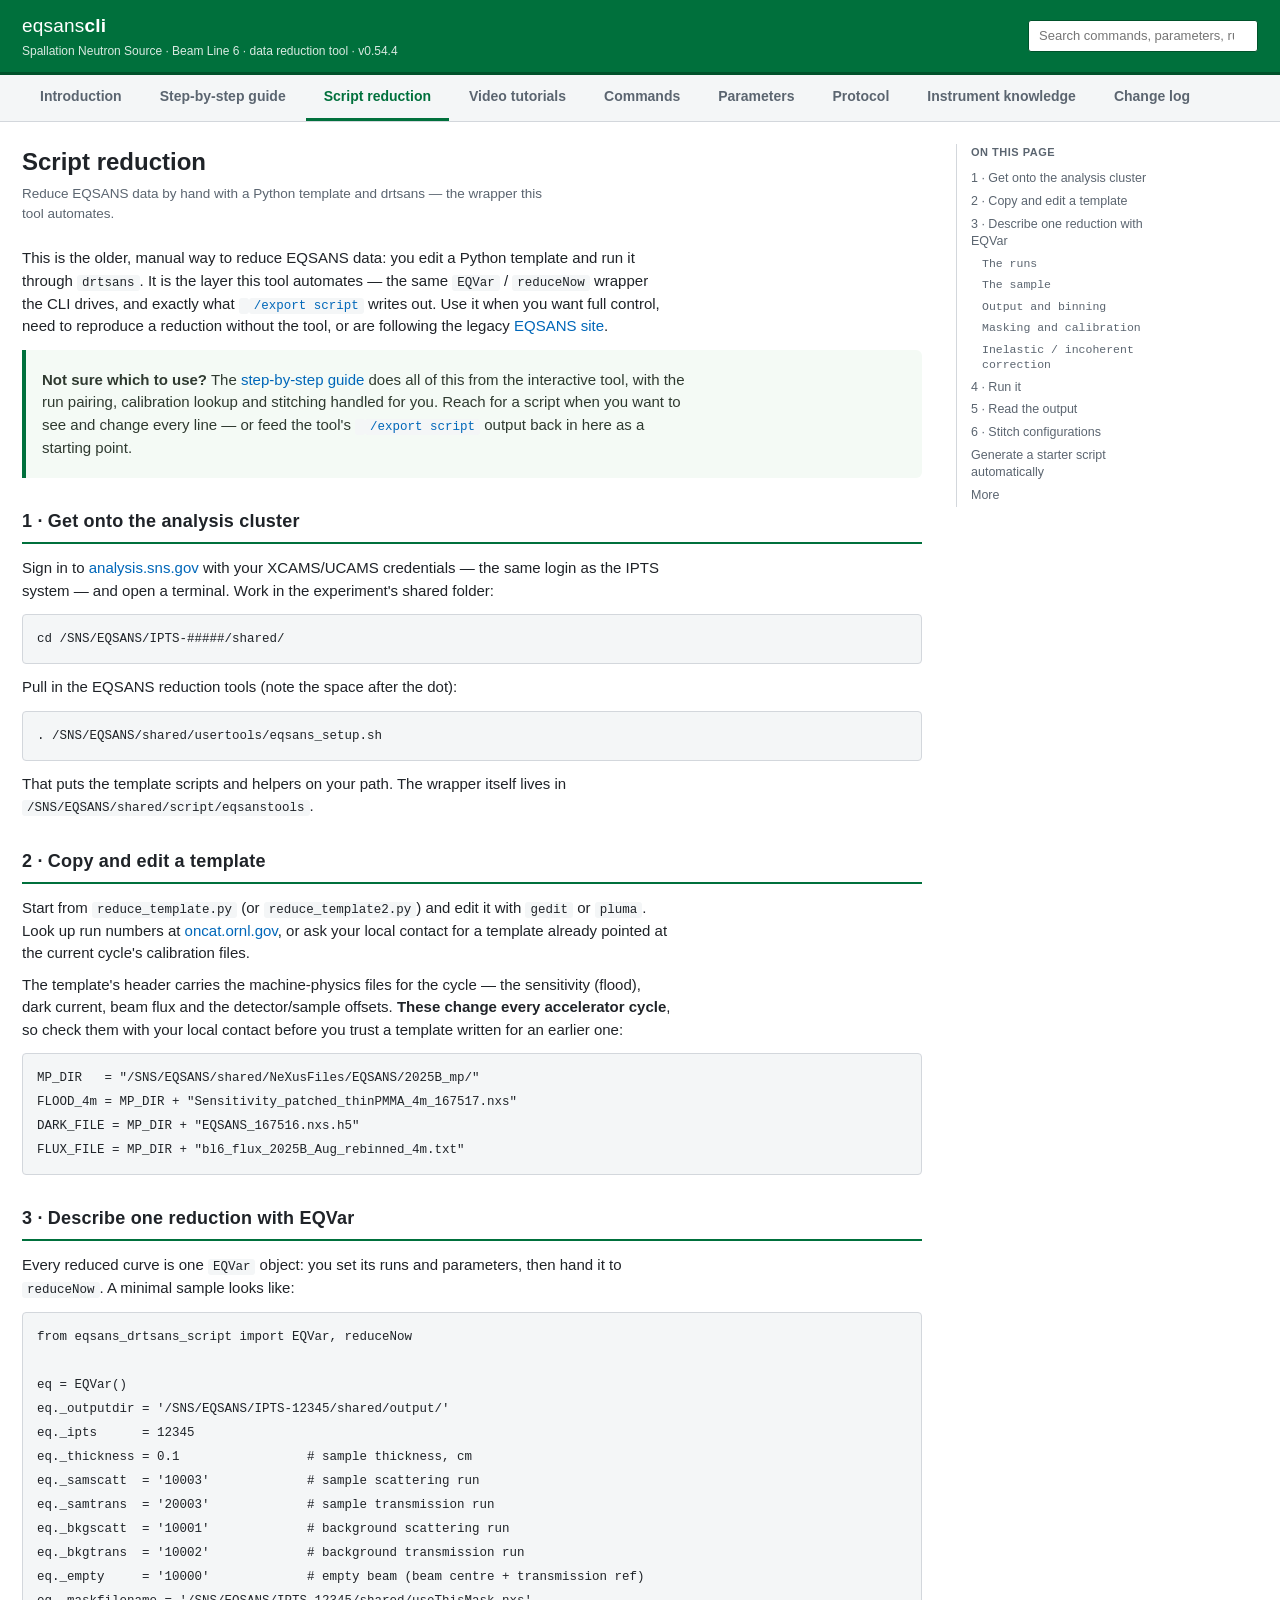
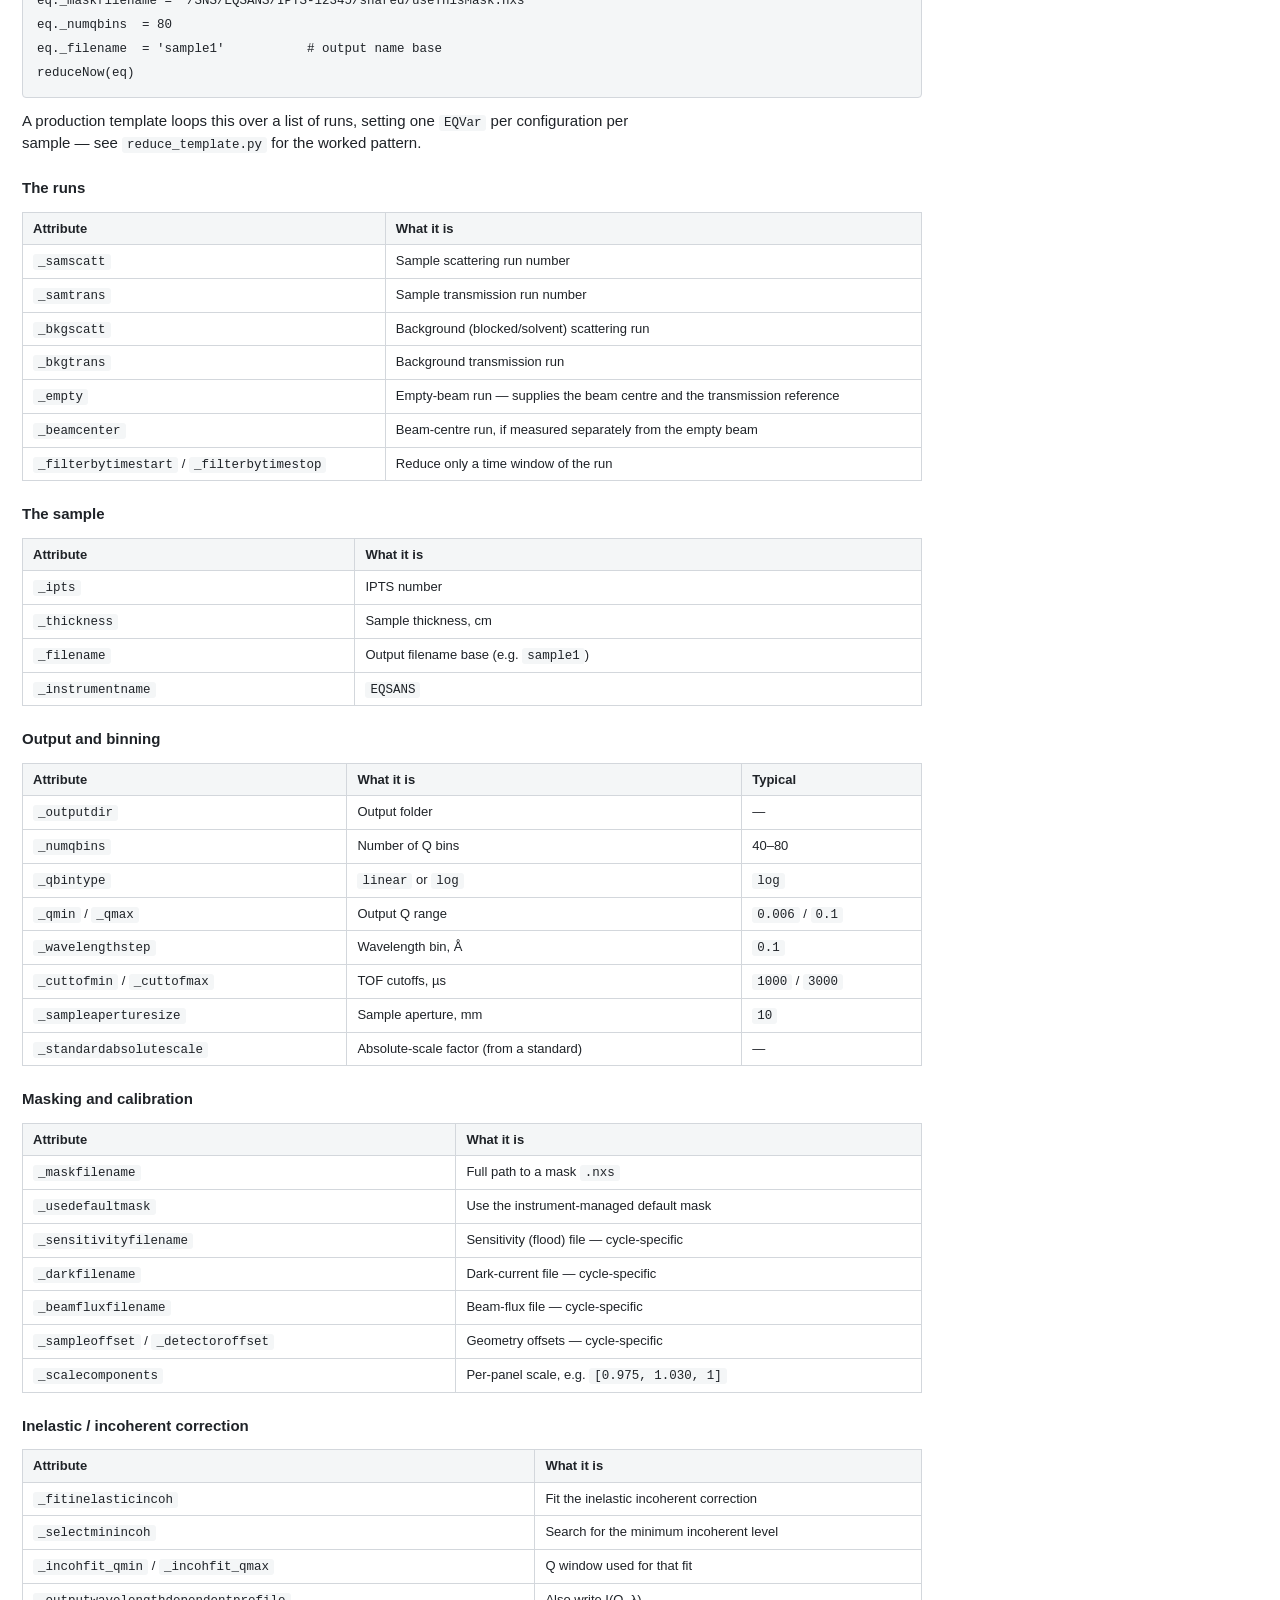
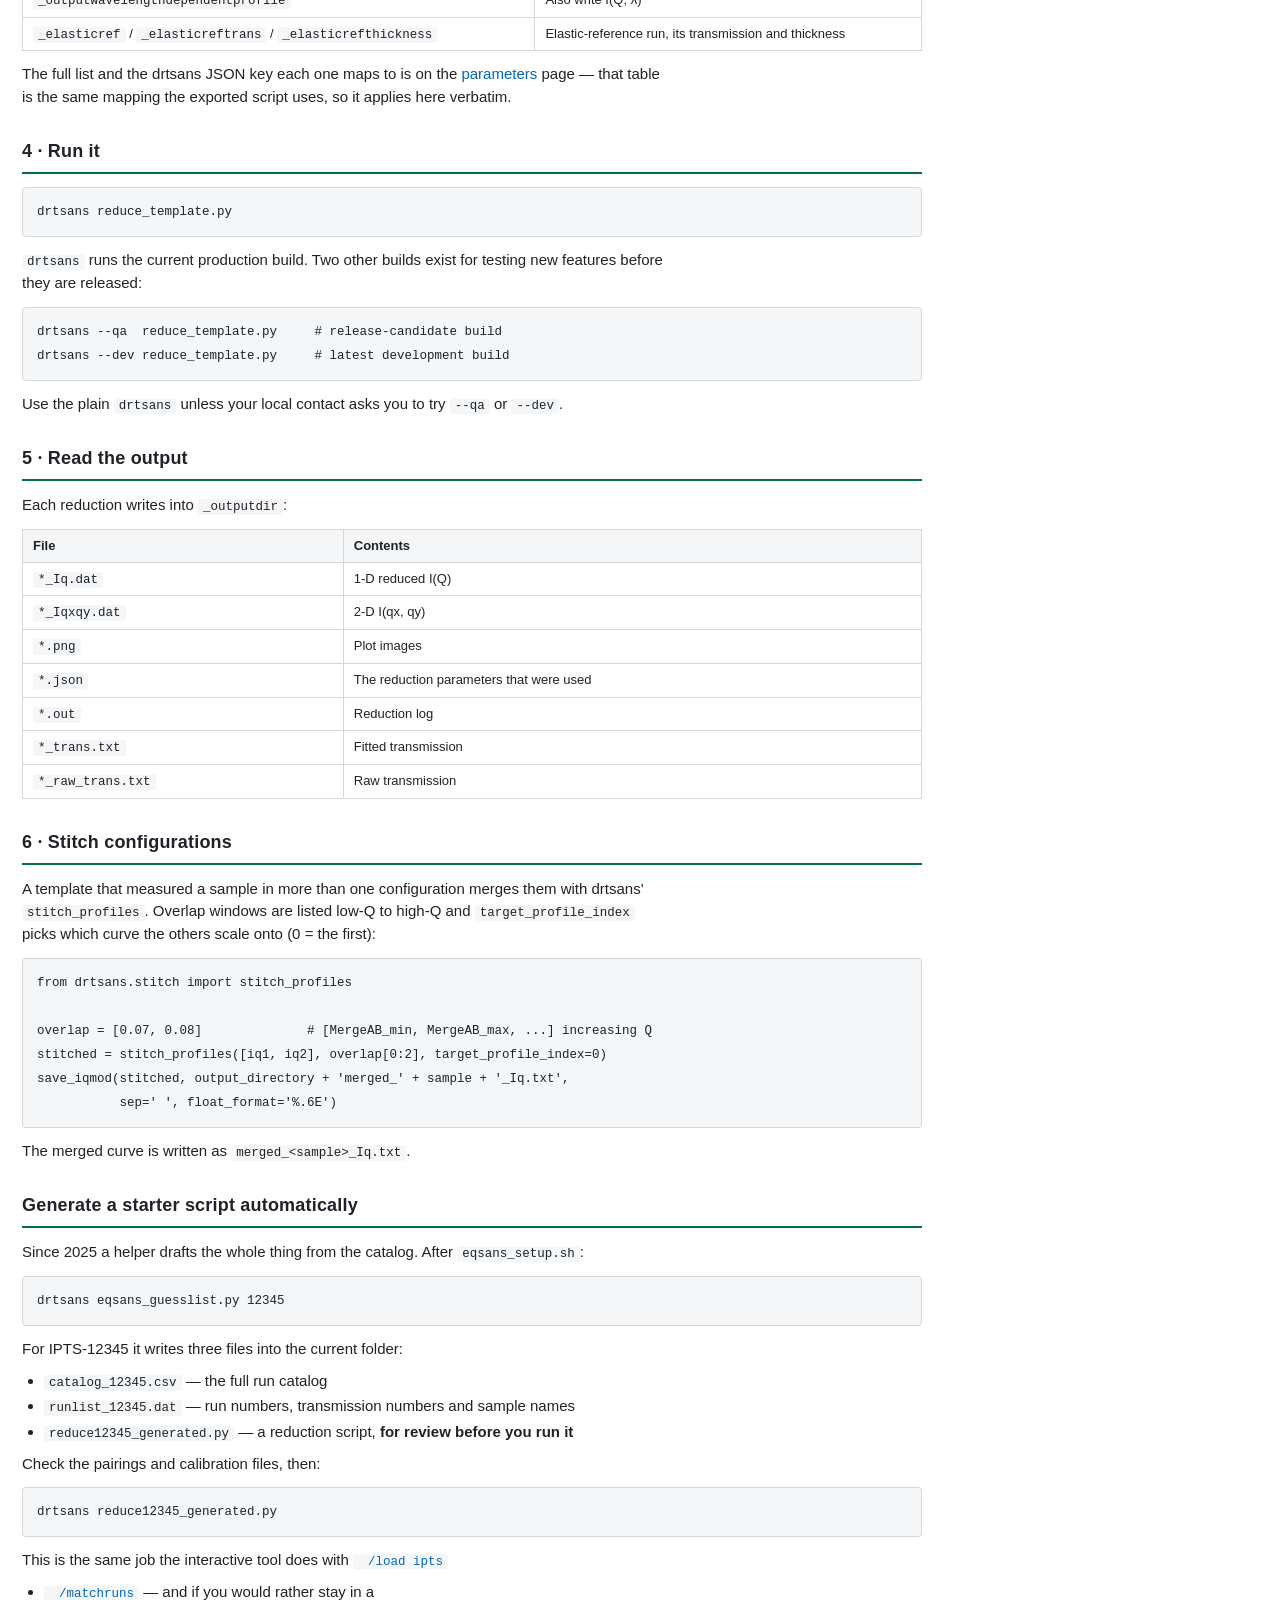
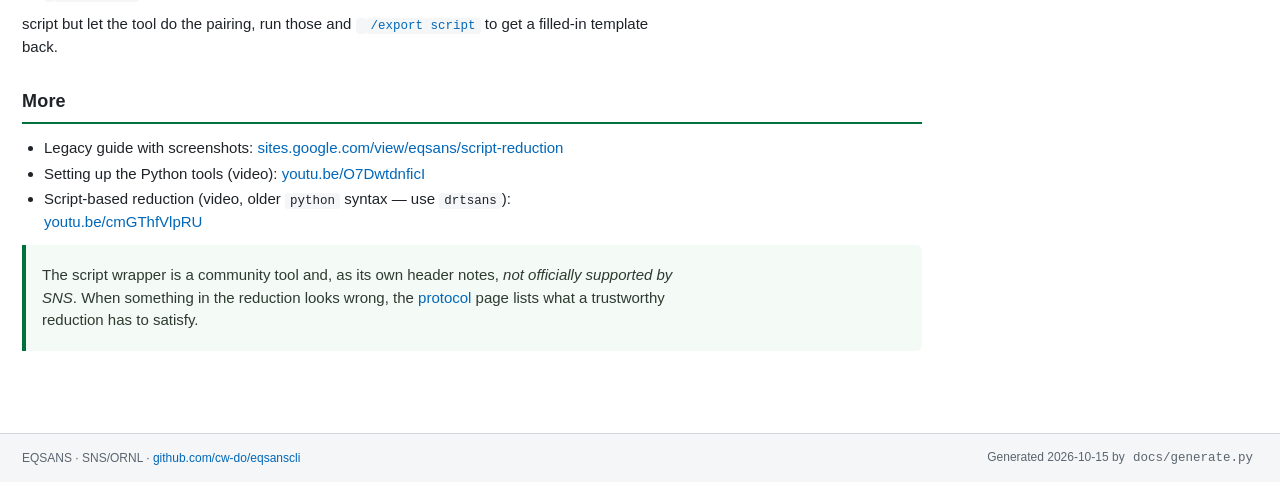
<file: docs/script-reduction.html>
<!doctype html>
<html lang="en">
<head>
<meta charset="utf-8">
<meta name="viewport" content="width=device-width, initial-scale=1">
<title>Script reduction — eqsanscli</title>
<link rel="stylesheet" href="site.css">
</head>
<body>
<header>
  <div class="masthead">
    <div class="bar">
      <div class="brand">
        <a href="index.html"><div class="title">eqsans<b>cli</b></div></a>
        <div class="tagline">Spallation Neutron Source &middot; Beam Line 6 &middot;
          data reduction tool &middot; v0.54.4</div>
      </div>
      <div class="spacer"></div>
      <div class="search-wrap">
        <input id="q" type="search" placeholder="Search commands, parameters, rules  (/)"
               autocomplete="off" spellcheck="false">
        <div id="results" hidden></div>
      </div>
    </div>
  </div>
  <nav class="subnav"><div class="bar"><div class="tabs"><a href="index.html">Introduction</a>
<a href="guide.html">Step-by-step guide</a>
<a href="script-reduction.html" class="current">Script reduction</a>
<a href="tutorials.html">Video tutorials</a>
<a href="commands.html">Commands</a>
<a href="parameters.html">Parameters</a>
<a href="protocol.html">Protocol</a>
<a href="knowledge.html">Instrument knowledge</a>
<a href="changelog.html">Change log</a></div></div></nav>
</header>
<main>
  <nav class="toc"><div class="toc-title">On this page</div><a href="#1-get-onto-the-analysis-cluster" class="lvl2">1 · Get onto the analysis cluster</a><a href="#2-copy-and-edit-a-template" class="lvl2">2 · Copy and edit a template</a><a href="#3-describe-one-reduction-with-eqvar" class="lvl2">3 · Describe one reduction with EQVar</a><a href="#the-runs" class="lvl3">The runs</a><a href="#the-sample" class="lvl3">The sample</a><a href="#output-and-binning" class="lvl3">Output and binning</a><a href="#masking-and-calibration" class="lvl3">Masking and calibration</a><a href="#inelastic-incoherent-correction" class="lvl3">Inelastic / incoherent correction</a><a href="#4-run-it" class="lvl2">4 · Run it</a><a href="#5-read-the-output" class="lvl2">5 · Read the output</a><a href="#6-stitch-configurations" class="lvl2">6 · Stitch configurations</a><a href="#generate-a-starter-script-automatically" class="lvl2">Generate a starter script automatically</a><a href="#more" class="lvl2">More</a></nav>
  <article>
    <h1 class="page-title">Script reduction</h1>
    <p class="lede">Reduce EQSANS data by hand with a Python template and drtsans — the wrapper this tool automates.</p>
    <p>This is the older, manual way to reduce EQSANS data: you edit a Python template and run it through <code>drtsans</code>. It is the layer this tool automates — the same <code>EQVar</code> / <code>reduceNow</code> wrapper the CLI drives, and exactly what <a href="commands.html#cmd-export-script"><code><a href="commands.html#cmd-export-script">/export script</a></code></a> writes out. Use it when you want full control, need to reproduce a reduction without the tool, or are following the legacy <a href="https://sites.google.com/view/eqsans/script-reduction">EQSANS site</a>.</p>
<blockquote><p><strong>Not sure which to use?</strong> The <a href="guide.html">step-by-step guide</a> does all of this from the interactive tool, with the run pairing, calibration lookup and stitching handled for you. Reach for a script when you want to see and change every line — or feed the tool&#x27;s <a href="commands.html#cmd-export-script"><code><a href="commands.html#cmd-export-script">/export script</a></code></a> output back in here as a starting point.</p></blockquote>
<h2 id="1-get-onto-the-analysis-cluster">1 · Get onto the analysis cluster<a class="anchor" href="#1-get-onto-the-analysis-cluster">#</a></h2>
<p>Sign in to <a href="https://analysis.sns.gov">analysis.sns.gov</a> with your XCAMS/UCAMS credentials — the same login as the IPTS system — and open a terminal. Work in the experiment&#x27;s shared folder:</p>
<pre><code>cd /SNS/EQSANS/IPTS-#####/shared/</code></pre>
<p>Pull in the EQSANS reduction tools (note the space after the dot):</p>
<pre><code>. /SNS/EQSANS/shared/usertools/eqsans_setup.sh</code></pre>
<p>That puts the template scripts and helpers on your path. The wrapper itself lives in <code>/SNS/EQSANS/shared/script/eqsanstools</code>.</p>
<h2 id="2-copy-and-edit-a-template">2 · Copy and edit a template<a class="anchor" href="#2-copy-and-edit-a-template">#</a></h2>
<p>Start from <code>reduce_template.py</code> (or <code>reduce_template2.py</code>) and edit it with <code>gedit</code> or <code>pluma</code>. Look up run numbers at <a href="https://oncat.ornl.gov">oncat.ornl.gov</a>, or ask your local contact for a template already pointed at the current cycle&#x27;s calibration files.</p>
<p>The template&#x27;s header carries the machine-physics files for the cycle — the sensitivity (flood), dark current, beam flux and the detector/sample offsets. <strong>These change every accelerator cycle</strong>, so check them with your local contact before you trust a template written for an earlier one:</p>
<pre class="lang-python"><code>MP_DIR   = &quot;/SNS/EQSANS/shared/NeXusFiles/EQSANS/2025B_mp/&quot;
FLOOD_4m = MP_DIR + &quot;Sensitivity_patched_thinPMMA_4m_167517.nxs&quot;
DARK_FILE = MP_DIR + &quot;EQSANS_167516.nxs.h5&quot;
FLUX_FILE = MP_DIR + &quot;bl6_flux_2025B_Aug_rebinned_4m.txt&quot;</code></pre>
<h2 id="3-describe-one-reduction-with-eqvar">3 · Describe one reduction with EQVar<a class="anchor" href="#3-describe-one-reduction-with-eqvar">#</a></h2>
<p>Every reduced curve is one <code>EQVar</code> object: you set its runs and parameters, then hand it to <code>reduceNow</code>. A minimal sample looks like:</p>
<pre class="lang-python"><code>from eqsans_drtsans_script import EQVar, reduceNow

eq = EQVar()
eq._outputdir = &#x27;/SNS/EQSANS/IPTS-12345/shared/output/&#x27;
eq._ipts      = 12345
eq._thickness = 0.1                 # sample thickness, cm
eq._samscatt  = &#x27;10003&#x27;             # sample scattering run
eq._samtrans  = &#x27;20003&#x27;             # sample transmission run
eq._bkgscatt  = &#x27;10001&#x27;             # background scattering run
eq._bkgtrans  = &#x27;10002&#x27;             # background transmission run
eq._empty     = &#x27;10000&#x27;             # empty beam (beam centre + transmission ref)
eq._maskfilename = &#x27;/SNS/EQSANS/IPTS-12345/shared/useThisMask.nxs&#x27;
eq._numqbins  = 80
eq._filename  = &#x27;sample1&#x27;           # output name base
reduceNow(eq)</code></pre>
<p>A production template loops this over a list of runs, setting one <code>EQVar</code> per configuration per sample — see <code>reduce_template.py</code> for the worked pattern.</p>
<h3 id="the-runs">The runs<a class="anchor" href="#the-runs">#</a></h3>
<div class="table-wrap"><table><thead><tr><th>Attribute</th><th>What it is</th></tr></thead><tbody>
<tr><td><code>_samscatt</code></td><td>Sample scattering run number</td></tr>
<tr><td><code>_samtrans</code></td><td>Sample transmission run number</td></tr>
<tr><td><code>_bkgscatt</code></td><td>Background (blocked/solvent) scattering run</td></tr>
<tr><td><code>_bkgtrans</code></td><td>Background transmission run</td></tr>
<tr><td><code>_empty</code></td><td>Empty-beam run — supplies the beam centre and the transmission reference</td></tr>
<tr><td><code>_beamcenter</code></td><td>Beam-centre run, if measured separately from the empty beam</td></tr>
<tr><td><code>_filterbytimestart</code> / <code>_filterbytimestop</code></td><td>Reduce only a time window of the run</td></tr>
</tbody></table></div>
<h3 id="the-sample">The sample<a class="anchor" href="#the-sample">#</a></h3>
<div class="table-wrap"><table><thead><tr><th>Attribute</th><th>What it is</th></tr></thead><tbody>
<tr><td><code>_ipts</code></td><td>IPTS number</td></tr>
<tr><td><code>_thickness</code></td><td>Sample thickness, cm</td></tr>
<tr><td><code>_filename</code></td><td>Output filename base (e.g. <code>sample1</code>)</td></tr>
<tr><td><code>_instrumentname</code></td><td><code>EQSANS</code></td></tr>
</tbody></table></div>
<h3 id="output-and-binning">Output and binning<a class="anchor" href="#output-and-binning">#</a></h3>
<div class="table-wrap"><table><thead><tr><th>Attribute</th><th>What it is</th><th>Typical</th></tr></thead><tbody>
<tr><td><code>_outputdir</code></td><td>Output folder</td><td>—</td></tr>
<tr><td><code>_numqbins</code></td><td>Number of Q bins</td><td>40–80</td></tr>
<tr><td><code>_qbintype</code></td><td><code>linear</code> or <code>log</code></td><td><code>log</code></td></tr>
<tr><td><code>_qmin</code> / <code>_qmax</code></td><td>Output Q range</td><td><code>0.006</code> / <code>0.1</code></td></tr>
<tr><td><code>_wavelengthstep</code></td><td>Wavelength bin, Å</td><td><code>0.1</code></td></tr>
<tr><td><code>_cuttofmin</code> / <code>_cuttofmax</code></td><td>TOF cutoffs, µs</td><td><code>1000</code> / <code>3000</code></td></tr>
<tr><td><code>_sampleaperturesize</code></td><td>Sample aperture, mm</td><td><code>10</code></td></tr>
<tr><td><code>_standardabsolutescale</code></td><td>Absolute-scale factor (from a standard)</td><td>—</td></tr>
</tbody></table></div>
<h3 id="masking-and-calibration">Masking and calibration<a class="anchor" href="#masking-and-calibration">#</a></h3>
<div class="table-wrap"><table><thead><tr><th>Attribute</th><th>What it is</th></tr></thead><tbody>
<tr><td><code>_maskfilename</code></td><td>Full path to a mask <code>.nxs</code></td></tr>
<tr><td><code>_usedefaultmask</code></td><td>Use the instrument-managed default mask</td></tr>
<tr><td><code>_sensitivityfilename</code></td><td>Sensitivity (flood) file — cycle-specific</td></tr>
<tr><td><code>_darkfilename</code></td><td>Dark-current file — cycle-specific</td></tr>
<tr><td><code>_beamfluxfilename</code></td><td>Beam-flux file — cycle-specific</td></tr>
<tr><td><code>_sampleoffset</code> / <code>_detectoroffset</code></td><td>Geometry offsets — cycle-specific</td></tr>
<tr><td><code>_scalecomponents</code></td><td>Per-panel scale, e.g. <code>[0.975, 1.030, 1]</code></td></tr>
</tbody></table></div>
<h3 id="inelastic-incoherent-correction">Inelastic / incoherent correction<a class="anchor" href="#inelastic-incoherent-correction">#</a></h3>
<div class="table-wrap"><table><thead><tr><th>Attribute</th><th>What it is</th></tr></thead><tbody>
<tr><td><code>_fitinelasticincoh</code></td><td>Fit the inelastic incoherent correction</td></tr>
<tr><td><code>_selectminincoh</code></td><td>Search for the minimum incoherent level</td></tr>
<tr><td><code>_incohfit_qmin</code> / <code>_incohfit_qmax</code></td><td>Q window used for that fit</td></tr>
<tr><td><code>_outputwavelengthdependentprofile</code></td><td>Also write I(Q, λ)</td></tr>
<tr><td><code>_elasticref</code> / <code>_elasticreftrans</code> / <code>_elasticrefthickness</code></td><td>Elastic-reference run, its transmission and thickness</td></tr>
</tbody></table></div>
<p>The full list and the drtsans JSON key each one maps to is on the <a href="parameters.html">parameters</a> page — that table is the same mapping the exported script uses, so it applies here verbatim.</p>
<h2 id="4-run-it">4 · Run it<a class="anchor" href="#4-run-it">#</a></h2>
<pre><code>drtsans reduce_template.py</code></pre>
<p><code>drtsans</code> runs the current production build. Two other builds exist for testing new features before they are released:</p>
<pre><code>drtsans --qa  reduce_template.py     # release-candidate build
drtsans --dev reduce_template.py     # latest development build</code></pre>
<p>Use the plain <code>drtsans</code> unless your local contact asks you to try <code>--qa</code> or <code>--dev</code>.</p>
<h2 id="5-read-the-output">5 · Read the output<a class="anchor" href="#5-read-the-output">#</a></h2>
<p>Each reduction writes into <code>_outputdir</code>:</p>
<div class="table-wrap"><table><thead><tr><th>File</th><th>Contents</th></tr></thead><tbody>
<tr><td><code>*_Iq.dat</code></td><td>1-D reduced I(Q)</td></tr>
<tr><td><code>*_Iqxqy.dat</code></td><td>2-D I(qx, qy)</td></tr>
<tr><td><code>*.png</code></td><td>Plot images</td></tr>
<tr><td><code>*.json</code></td><td>The reduction parameters that were used</td></tr>
<tr><td><code>*.out</code></td><td>Reduction log</td></tr>
<tr><td><code>*_trans.txt</code></td><td>Fitted transmission</td></tr>
<tr><td><code>*_raw_trans.txt</code></td><td>Raw transmission</td></tr>
</tbody></table></div>
<h2 id="6-stitch-configurations">6 · Stitch configurations<a class="anchor" href="#6-stitch-configurations">#</a></h2>
<p>A template that measured a sample in more than one configuration merges them with drtsans&#x27; <code>stitch_profiles</code>. Overlap windows are listed low-Q to high-Q and <code>target_profile_index</code> picks which curve the others scale onto (0 = the first):</p>
<pre class="lang-python"><code>from drtsans.stitch import stitch_profiles

overlap = [0.07, 0.08]              # [MergeAB_min, MergeAB_max, ...] increasing Q
stitched = stitch_profiles([iq1, iq2], overlap[0:2], target_profile_index=0)
save_iqmod(stitched, output_directory + &#x27;merged_&#x27; + sample + &#x27;_Iq.txt&#x27;,
           sep=&#x27; &#x27;, float_format=&#x27;%.6E&#x27;)</code></pre>
<p>The merged curve is written as <code>merged_&lt;sample&gt;_Iq.txt</code>.</p>
<h2 id="generate-a-starter-script-automatically">Generate a starter script automatically<a class="anchor" href="#generate-a-starter-script-automatically">#</a></h2>
<p>Since 2025 a helper drafts the whole thing from the catalog. After <code>eqsans_setup.sh</code>:</p>
<pre><code>drtsans eqsans_guesslist.py 12345</code></pre>
<p>For IPTS-12345 it writes three files into the current folder:</p>
<ul><li><code>catalog_12345.csv</code> — the full run catalog</li><li><code>runlist_12345.dat</code> — run numbers, transmission numbers and sample names</li><li><code>reduce12345_generated.py</code> — a reduction script, <strong>for review before you run it</strong></li></ul>
<p>Check the pairings and calibration files, then:</p>
<pre><code>drtsans reduce12345_generated.py</code></pre>
<p>This is the same job the interactive tool does with <a href="commands.html#cmd-load"><code><a href="commands.html#cmd-load">/load ipts</a></code></a></p>
<ul><li><a href="commands.html#cmd-matchruns"><code><a href="commands.html#cmd-matchruns">/matchruns</a></code></a> — and if you would rather stay in a</li></ul>
<p>script but let the tool do the pairing, run those and <a href="commands.html#cmd-export-script"><code><a href="commands.html#cmd-export-script">/export script</a></code></a> to get a filled-in template back.</p>
<h2 id="more">More<a class="anchor" href="#more">#</a></h2>
<ul><li>Legacy guide with screenshots: <a href="https://sites.google.com/view/eqsans/script-reduction">sites.google.com/view/eqsans/script-reduction</a></li><li>Setting up the Python tools (video): <a href="https://youtu.be/O7DwtdnficI">youtu.be/O7DwtdnficI</a></li><li>Script-based reduction (video, older <code>python</code> syntax — use <code>drtsans</code>): <a href="https://youtu.be/cmGThfVlpRU">youtu.be/cmGThfVlpRU</a></li></ul>
<blockquote><p>The script wrapper is a community tool and, as its own header notes, <em>not officially supported by SNS</em>. When something in the reduction looks wrong, the <a href="protocol.html">protocol</a> page lists what a trustworthy reduction has to satisfy.</p></blockquote>
  </article>
</main>
<footer><div class="bar">
  <span>EQSANS &middot; SNS/ORNL &middot; <a href="https://github.com/cw-do/eqsanscli">github.com/cw-do/eqsanscli</a></span>
  <span>Generated 2026-10-15 by <code>docs/generate.py</code></span>
</div></footer>
<script src="search.js"></script>
</body>
</html>
</file>
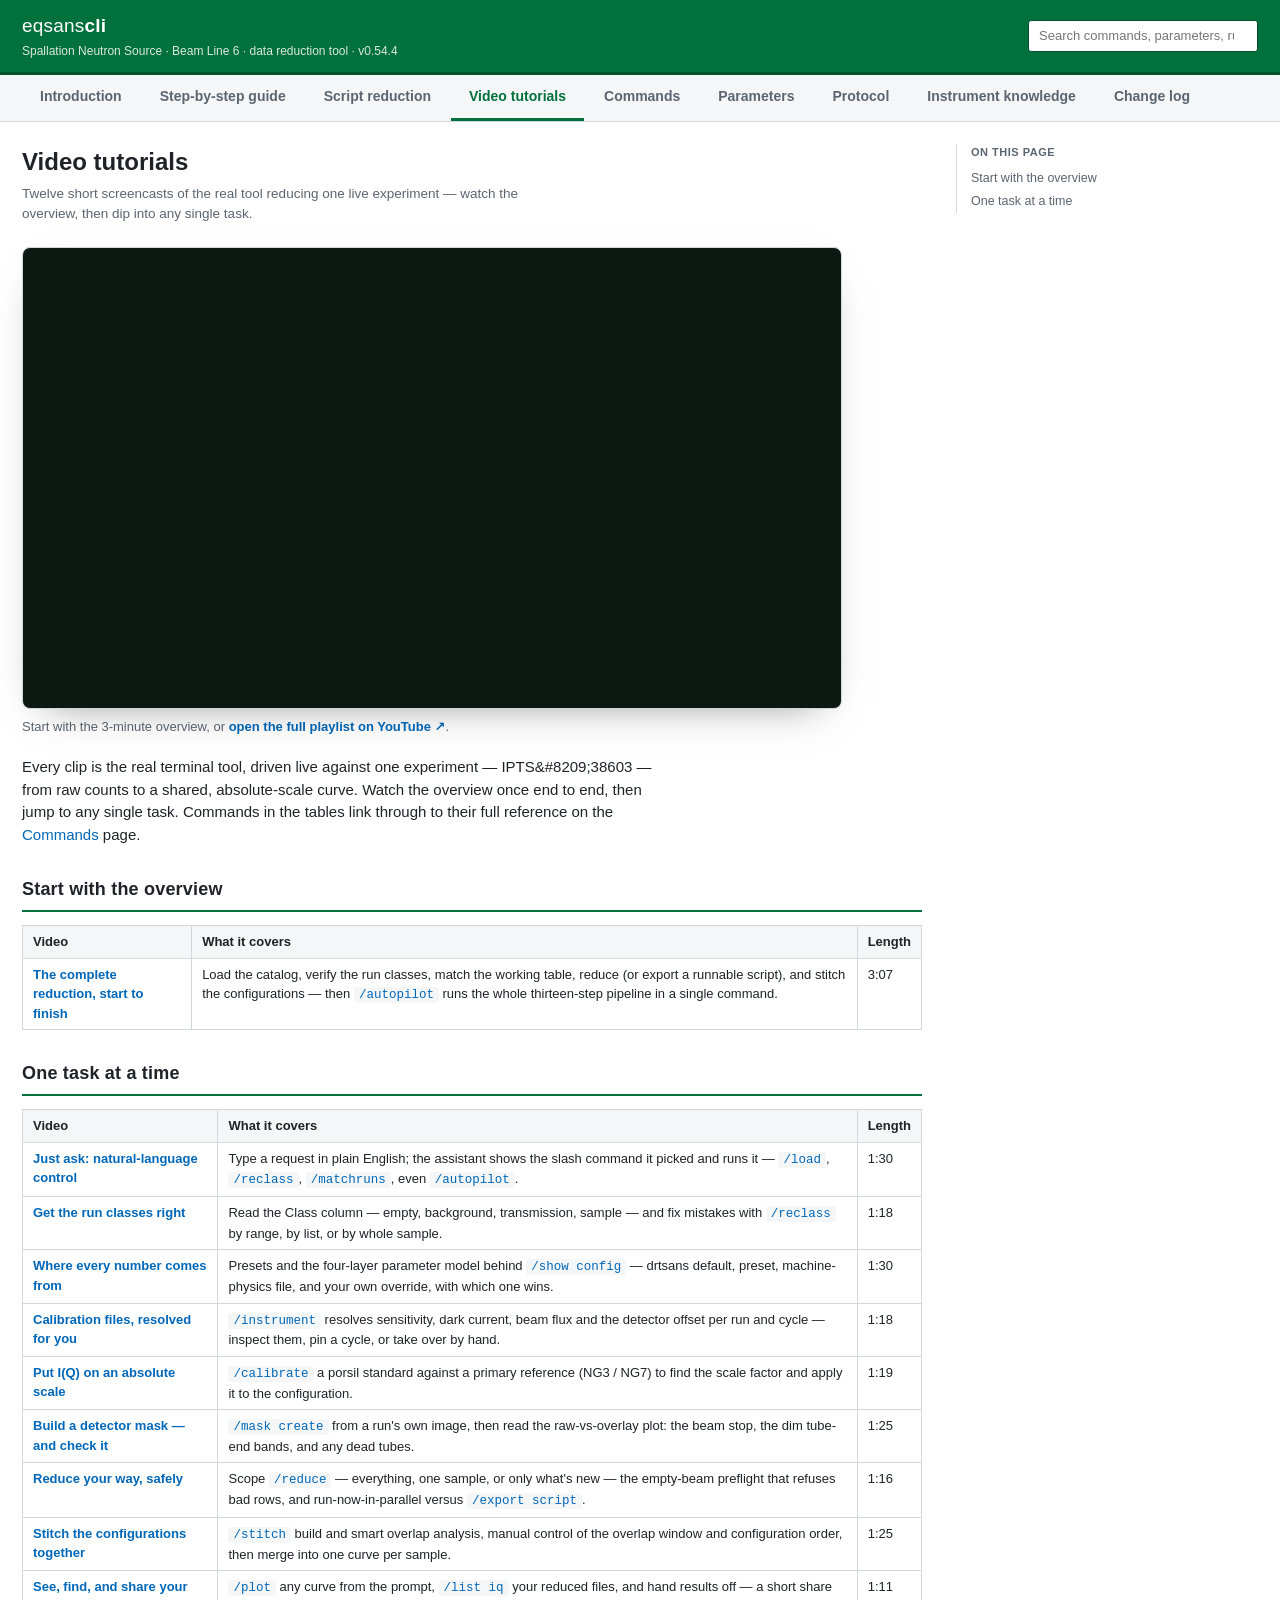
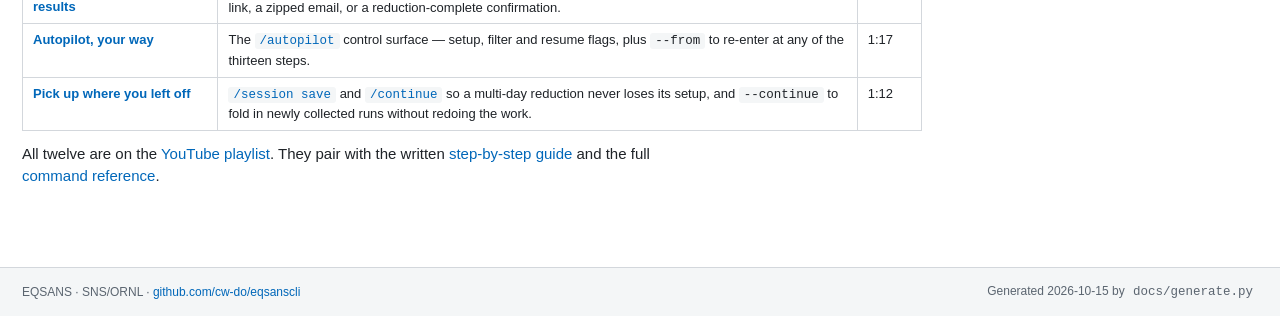
<file: docs/tutorials.html>
<!doctype html>
<html lang="en">
<head>
<meta charset="utf-8">
<meta name="viewport" content="width=device-width, initial-scale=1">
<title>Video tutorials — eqsanscli</title>
<link rel="stylesheet" href="site.css">
</head>
<body>
<header>
  <div class="masthead">
    <div class="bar">
      <div class="brand">
        <a href="index.html"><div class="title">eqsans<b>cli</b></div></a>
        <div class="tagline">Spallation Neutron Source &middot; Beam Line 6 &middot;
          data reduction tool &middot; v0.54.4</div>
      </div>
      <div class="spacer"></div>
      <div class="search-wrap">
        <input id="q" type="search" placeholder="Search commands, parameters, rules  (/)"
               autocomplete="off" spellcheck="false">
        <div id="results" hidden></div>
      </div>
    </div>
  </div>
  <nav class="subnav"><div class="bar"><div class="tabs"><a href="index.html">Introduction</a>
<a href="guide.html">Step-by-step guide</a>
<a href="script-reduction.html">Script reduction</a>
<a href="tutorials.html" class="current">Video tutorials</a>
<a href="commands.html">Commands</a>
<a href="parameters.html">Parameters</a>
<a href="protocol.html">Protocol</a>
<a href="knowledge.html">Instrument knowledge</a>
<a href="changelog.html">Change log</a></div></div></nav>
</header>
<main>
  <nav class="toc"><div class="toc-title">On this page</div><a href="#start-with-the-overview" class="lvl2">Start with the overview</a><a href="#one-task-at-a-time" class="lvl2">One task at a time</a></nav>
  <article>
    <h1 class="page-title">Video tutorials</h1>
    <p class="lede">Twelve short screencasts of the real tool reducing one live experiment — watch the overview, then dip into any single task.</p>
    <div class="video-frame"><iframe src="https://www.youtube.com/embed/8acMTzVWoGU?list=PLa6AxzTbd0qI&amp;rel=0" title="EQSANSCLI — the tutorial series" loading="lazy" allow="accelerometer; autoplay; clipboard-write; encrypted-media; gyroscope; picture-in-picture; web-share" referrerpolicy="strict-origin-when-cross-origin" allowfullscreen></iframe></div><p class="video-frame-cap">Start with the 3-minute overview, or <a href="https://youtube.com/playlist?list=PLa6AxzTbd0qI&amp;si=CxaD7iJVhCTF13sM" target="_blank" rel="noopener">open the full playlist on YouTube &#8599;</a>.</p><p>Every clip is the real terminal tool, driven live against one experiment — IPTS&amp;#8209;38603 — from raw counts to a shared, absolute-scale curve. Watch the overview once end to end, then jump to any single task. Commands in the tables link through to their full reference on the <a href="commands.html">Commands</a> page.</p>
<h2 id="start-with-the-overview">Start with the overview<a class="anchor" href="#start-with-the-overview">#</a></h2>
<div class="table-wrap"><table><thead><tr><th>Video</th><th>What it covers</th><th>Length</th></tr></thead><tbody>
<tr><td><strong><a href="https://www.youtube.com/watch?v=8acMTzVWoGU&amp;list=PLa6AxzTbd0qI">The complete reduction, start to finish</a></strong></td><td>Load the catalog, verify the run classes, match the working table, reduce (or export a runnable script), and stitch the configurations — then <code><a href="commands.html#cmd-autopilot">/autopilot</a></code> runs the whole thirteen-step pipeline in a single command.</td><td>3:07</td></tr>
</tbody></table></div>
<h2 id="one-task-at-a-time">One task at a time<a class="anchor" href="#one-task-at-a-time">#</a></h2>
<div class="table-wrap"><table><thead><tr><th>Video</th><th>What it covers</th><th>Length</th></tr></thead><tbody>
<tr><td><strong><a href="https://www.youtube.com/watch?v=wOkLcJjeH0o&amp;list=PLa6AxzTbd0qI">Just ask: natural-language control</a></strong></td><td>Type a request in plain English; the assistant shows the slash command it picked and runs it — <code><a href="commands.html#cmd-load">/load</a></code>, <code><a href="commands.html#cmd-reclass">/reclass</a></code>, <code><a href="commands.html#cmd-matchruns">/matchruns</a></code>, even <code><a href="commands.html#cmd-autopilot">/autopilot</a></code>.</td><td>1:30</td></tr>
<tr><td><strong><a href="https://www.youtube.com/watch?v=bZKJBk-zlEw&amp;list=PLa6AxzTbd0qI">Get the run classes right</a></strong></td><td>Read the Class column — empty, background, transmission, sample — and fix mistakes with <code><a href="commands.html#cmd-reclass">/reclass</a></code> by range, by list, or by whole sample.</td><td>1:18</td></tr>
<tr><td><strong><a href="https://www.youtube.com/watch?v=wYPZIy9FN4w&amp;list=PLa6AxzTbd0qI">Where every number comes from</a></strong></td><td>Presets and the four-layer parameter model behind <code><a href="commands.html#cmd-show-config">/show config</a></code> — drtsans default, preset, machine-physics file, and your own override, with which one wins.</td><td>1:30</td></tr>
<tr><td><strong><a href="https://www.youtube.com/watch?v=WS-nt1dmiL4&amp;list=PLa6AxzTbd0qI">Calibration files, resolved for you</a></strong></td><td><code><a href="commands.html#cmd-instrument">/instrument</a></code> resolves sensitivity, dark current, beam flux and the detector offset per run and cycle — inspect them, pin a cycle, or take over by hand.</td><td>1:18</td></tr>
<tr><td><strong><a href="https://www.youtube.com/watch?v=hxUabXguyrQ&amp;list=PLa6AxzTbd0qI">Put I(Q) on an absolute scale</a></strong></td><td><code><a href="commands.html#cmd-calibrate">/calibrate</a></code> a porsil standard against a primary reference (NG3 / NG7) to find the scale factor and apply it to the configuration.</td><td>1:19</td></tr>
<tr><td><strong><a href="https://www.youtube.com/watch?v=5fcSuZ36e8Q&amp;list=PLa6AxzTbd0qI">Build a detector mask — and check it</a></strong></td><td><code><a href="commands.html#cmd-mask">/mask create</a></code> from a run&#x27;s own image, then read the raw-vs-overlay plot: the beam stop, the dim tube-end bands, and any dead tubes.</td><td>1:25</td></tr>
<tr><td><strong><a href="https://www.youtube.com/watch?v=d52A2lhJlLo&amp;list=PLa6AxzTbd0qI">Reduce your way, safely</a></strong></td><td>Scope <code><a href="commands.html#cmd-reduce">/reduce</a></code> — everything, one sample, or only what&#x27;s new — the empty-beam preflight that refuses bad rows, and run-now-in-parallel versus <code><a href="commands.html#cmd-export-script">/export script</a></code>.</td><td>1:16</td></tr>
<tr><td><strong><a href="https://www.youtube.com/watch?v=w7QWOMBZ09o&amp;list=PLa6AxzTbd0qI">Stitch the configurations together</a></strong></td><td><code><a href="commands.html#cmd-stitch">/stitch</a></code> build and smart overlap analysis, manual control of the overlap window and configuration order, then merge into one curve per sample.</td><td>1:25</td></tr>
<tr><td><strong><a href="https://www.youtube.com/watch?v=iCa7bt0_beI&amp;list=PLa6AxzTbd0qI">See, find, and share your results</a></strong></td><td><code><a href="commands.html#cmd-plot">/plot</a></code> any curve from the prompt, <code><a href="commands.html#cmd-list-iq">/list iq</a></code> your reduced files, and hand results off — a short share link, a zipped email, or a reduction-complete confirmation.</td><td>1:11</td></tr>
<tr><td><strong><a href="https://www.youtube.com/watch?v=vlA-EklNncE&amp;list=PLa6AxzTbd0qI">Autopilot, your way</a></strong></td><td>The <code><a href="commands.html#cmd-autopilot">/autopilot</a></code> control surface — setup, filter and resume flags, plus <code>--from</code> to re-enter at any of the thirteen steps.</td><td>1:17</td></tr>
<tr><td><strong><a href="https://www.youtube.com/watch?v=5NdCHzWO3ls&amp;list=PLa6AxzTbd0qI">Pick up where you left off</a></strong></td><td><code><a href="commands.html#cmd-session">/session save</a></code> and <code><a href="commands.html#cmd-continue">/continue</a></code> so a multi-day reduction never loses its setup, and <code>--continue</code> to fold in newly collected runs without redoing the work.</td><td>1:12</td></tr>
</tbody></table></div>
<p>All twelve are on the <a href="https://youtube.com/playlist?list=PLa6AxzTbd0qI&amp;si=CxaD7iJVhCTF13sM">YouTube playlist</a>. They pair with the written <a href="guide.html">step-by-step guide</a> and the full <a href="commands.html">command reference</a>.</p>
  </article>
</main>
<footer><div class="bar">
  <span>EQSANS &middot; SNS/ORNL &middot; <a href="https://github.com/cw-do/eqsanscli">github.com/cw-do/eqsanscli</a></span>
  <span>Generated 2026-10-15 by <code>docs/generate.py</code></span>
</div></footer>
<script src="search.js"></script>
</body>
</html>
</file>
<file: docs/site.css>
/* eqsanscli documentation.
   Styled to match the EQSANS Machine Physics page (cw-do.github.io/eqsans_mp):
   ORNL green masthead, grey sub-navigation with tab underlines, bordered cards,
   15px Helvetica, mono for anything you would type. Same tokens, same sizes. */
:root{
  --green:#00703c; --green-d:#00522b; --blue:#0067b9;
  --bg:#ffffff; --bg2:#f4f6f7; --bg3:#eceef1; --line:#d3d7dc;
  --text:#1f2328; --muted:#5b6570; --warn:#8a5a00;
  --mono:"SFMono-Regular",Consolas,"Liberation Mono",Menlo,monospace;
}
*{box-sizing:border-box}
html{scroll-behavior:smooth;scroll-padding-top:104px}
html,body{margin:0;background:var(--bg);color:var(--text);
  font-family:"Helvetica Neue",Arial,"Segoe UI",system-ui,sans-serif;
  font-size:15px;line-height:1.5}
a{color:var(--blue);text-decoration:none}
a:hover{text-decoration:underline}

/* ---------- header ---------- */
header{position:sticky;top:0;z-index:20}
.bar{max-width:1400px;margin:0 auto;padding:0 22px;display:flex;align-items:center;
  gap:18px;flex-wrap:wrap}
.masthead{background:var(--green);color:#fff;border-bottom:3px solid var(--green-d)}
.masthead .bar{padding:12px 22px}
.masthead a{color:#fff;text-decoration:none}
.brand .title{font-size:19px;font-weight:400;letter-spacing:.2px}
.brand .title b{font-weight:700}
.brand .tagline{font-size:12px;opacity:.85;margin-top:1px}
.spacer{flex:1}
.subnav{background:var(--bg2);border-bottom:1px solid var(--line)}
.subnav .bar{padding:0 22px}
.tabs{display:flex;gap:2px;flex-wrap:wrap}
.tabs a{border-bottom:3px solid transparent;padding:11px 18px;color:var(--muted);
  font-size:14px;font-weight:600;text-decoration:none}
.tabs a:hover{color:var(--text);text-decoration:none}
.tabs a.current{color:var(--green);border-bottom-color:var(--green)}

/* ---------- search ---------- */
.search-wrap{position:relative;padding:5px 0}
#q{font:inherit;font-size:13px;padding:5px 10px;border:1px solid var(--green-d);
  border-radius:3px;background:#fff;color:var(--text);width:230px}
#q:focus{outline:none;width:300px}
#results{position:absolute;right:0;top:38px;z-index:40;width:min(420px,86vw);
  max-height:64vh;overflow-y:auto;background:#fff;border:1px solid var(--line);
  border-radius:5px;box-shadow:0 6px 24px #0002}
#results a{display:block;border-bottom:1px solid var(--line);padding:8px 11px;
  text-decoration:none;color:var(--text)}
#results a:last-child{border-bottom:0}
#results a:hover,#results a.sel{background:var(--bg2);text-decoration:none}
#results .r-t{font-size:12.5px;color:var(--green);font-weight:600;font-family:var(--mono)}
#results .r-k{float:right;font-size:10.5px;text-transform:uppercase;letter-spacing:.4px;
  color:var(--muted);padding-top:2px}
#results .r-d{display:block;font-size:12px;color:var(--muted);margin-top:2px;
  line-height:1.35;overflow:hidden;text-overflow:ellipsis;white-space:nowrap}
#results .empty{padding:10px 11px;color:var(--muted);font-size:12.5px}

/* ---------- layout ---------- */
main{max-width:1400px;margin:0 auto;padding:22px 22px 70px;display:flex;gap:34px;
  align-items:flex-start}
article{flex:1;min-width:0;max-width:900px}
.page-title{margin:0 0 4px;font-size:24px;font-weight:600}
.lede{color:var(--muted);font-size:13.5px;margin:2px 0 22px;max-width:70ch;line-height:1.55}

.toc{position:sticky;top:104px;order:2;width:222px;flex:0 0 222px;
  max-height:calc(100vh - 130px);overflow-y:auto;font-size:12.5px;
  border-left:1px solid var(--line);padding-left:14px}
.toc-title{text-transform:uppercase;letter-spacing:.5px;font-size:11px;color:var(--muted);
  font-weight:700;margin-bottom:7px}
.toc a{display:block;padding:3px 0;color:var(--muted);line-height:1.35}
.toc a:hover{color:var(--green);text-decoration:none}
.toc a.lvl3{padding-left:11px;font-family:var(--mono);font-size:11.5px}
@media(max-width:1000px){.toc{display:none}}

/* ---------- prose ---------- */
article h2{margin:30px 0 13px;font-size:18px;font-weight:700;letter-spacing:.2px;
  border-bottom:2px solid var(--green);padding-bottom:7px}
article h3{margin:22px 0 7px;font-size:15px;font-weight:700}
article h4{margin:16px 0 5px;font-size:14px;font-weight:700;color:var(--muted)}
article p{margin:9px 0;max-width:78ch}
article ul,article ol{margin:9px 0;padding-left:22px;max-width:78ch}
article li{margin:3px 0}
.anchor{opacity:0;margin-left:7px;color:var(--muted);font-weight:400;font-size:13px}
h2:hover .anchor,h3:hover .anchor,.rule-head:hover .anchor{opacity:1}
code{font-family:var(--mono);background:var(--bg2);padding:1px 5px;border-radius:3px;
  font-size:12.5px}
pre{background:var(--bg2);border:1px solid var(--line);border-radius:4px;padding:12px 14px;
  overflow-x:auto;margin:12px 0;line-height:1.6}
pre code{background:none;padding:0;font-size:12.5px}
pre.example{background:#fbfcfc;border-left:3px solid var(--green)}
pre.usage{font-size:11.5px;max-height:26rem;overflow-y:auto}
blockquote{margin:12px 0;padding:10px 16px;border-left:4px solid var(--green);
  background:#f4faf5;border-radius:0 6px 6px 0;color:#2f3a30}
hr{border:0;border-top:1px solid var(--line);margin:24px 0}
kbd{font-family:var(--mono);font-size:11px;border:1px solid var(--line);border-bottom-width:2px;
  border-radius:3px;padding:1px 5px;background:var(--bg2)}

.table-wrap{overflow-x:auto;margin:12px 0}
table{border-collapse:collapse;width:100%}
th,td{border:1px solid var(--line);padding:6px 10px;font-size:13px;text-align:left;
  vertical-align:top}
th{background:var(--bg2);font-weight:700}
tbody tr:hover{background:#fafbfb}

/* ---------- commands ---------- */
.cmd{border:1px solid var(--line);border-radius:4px;margin:14px 0;overflow:hidden}
.cmd h3{margin:0;padding:10px 15px;font-size:14px;font-family:var(--mono);color:var(--green);
  background:var(--bg2);border-bottom:1px solid var(--line);font-weight:700}
.cmd .src{float:right;font:400 11px var(--mono);color:var(--muted);padding-top:2px}
.cmd>p,.cmd>.table-wrap,.cmd>pre,.cmd>details{margin-left:15px;margin-right:15px}
.cmd>p:first-of-type{margin-top:11px}
.cmd>*:last-child{margin-bottom:13px}
.summary{font-size:14px}
details{margin:11px 0}
summary{cursor:pointer;color:var(--muted);font-size:12.5px;font-weight:600}
summary:hover{color:var(--green)}

/* ---------- protocol rules ---------- */
.rule{border:1px solid var(--line);border-radius:4px;margin:12px 0;padding:0 0 9px}
.rule-head{display:flex;align-items:center;gap:9px;flex-wrap:wrap;padding:9px 15px;
  background:var(--bg2);border-bottom:1px solid var(--line)}
.rule-id{font-family:var(--mono);font-weight:700;background:none;padding:0;font-size:13px}
.rule p{margin:9px 15px;font-size:14px}
.badge{font-size:11px;padding:1px 8px;border-radius:3px;border:1px solid var(--line);
  color:var(--muted);background:#fff;font-weight:600}
.sev-blocking{color:#a11;border-color:#e0b4b4;background:#fdf4f4}
.sev-warning{color:var(--warn);border-color:#d8c48a;background:#fbf3dc}
.sev-info{color:var(--muted)}
.enf-enforced{color:#fff;background:var(--green);border-color:var(--green)}
.enf-advisory{color:var(--blue);border-color:#a9cbe6;background:#f2f8fc}
.enf-unenforced{color:var(--muted);border-style:dashed}
.enf-by{font-family:var(--mono);font-size:11px;color:var(--muted)}
.rule-ref{border-bottom:1px dotted currentColor;text-decoration:none}

/* ---------- parameters ---------- */
table.params td:first-child{min-width:15rem}
.pdesc{display:block;color:var(--muted);font-size:12px;line-height:1.4;margin-top:3px;
  max-width:34rem}
.owner{font-size:11px;padding:1px 8px;border-radius:3px;white-space:nowrap;font-weight:600}
.owner-machine-physics{color:#fff;background:var(--green)}
.owner-preset{color:var(--muted);background:var(--bg3);border:1px solid var(--line)}
.varies,.unset{color:var(--muted);font-size:12px;font-style:italic}

footer{border-top:1px solid var(--line);background:var(--bg2)}
footer .bar{padding:14px 22px;justify-content:space-between;color:var(--muted);font-size:12px}

/* --- video tutorials --------------------------------------------------- */
.video-frame{position:relative;width:100%;max-width:820px;aspect-ratio:16/9;
  margin:6px 0 8px;border-radius:8px;overflow:hidden;border:1px solid var(--line);
  background:#0b1912;box-shadow:0 16px 40px -24px rgba(0,0,0,.5)}
.video-frame iframe{position:absolute;inset:0;width:100%;height:100%;border:0}
.video-frame-cap{margin:0 0 20px;font-size:13px;color:var(--muted)}
.video-frame-cap a{font-weight:600}
.callout-video{margin:0 0 22px;padding:12px 16px;border:1px solid var(--line);
  border-left:3px solid var(--green);border-radius:0 5px 5px 0;background:var(--bg2);font-size:14px}
.callout-video a{font-weight:600}
</file>
